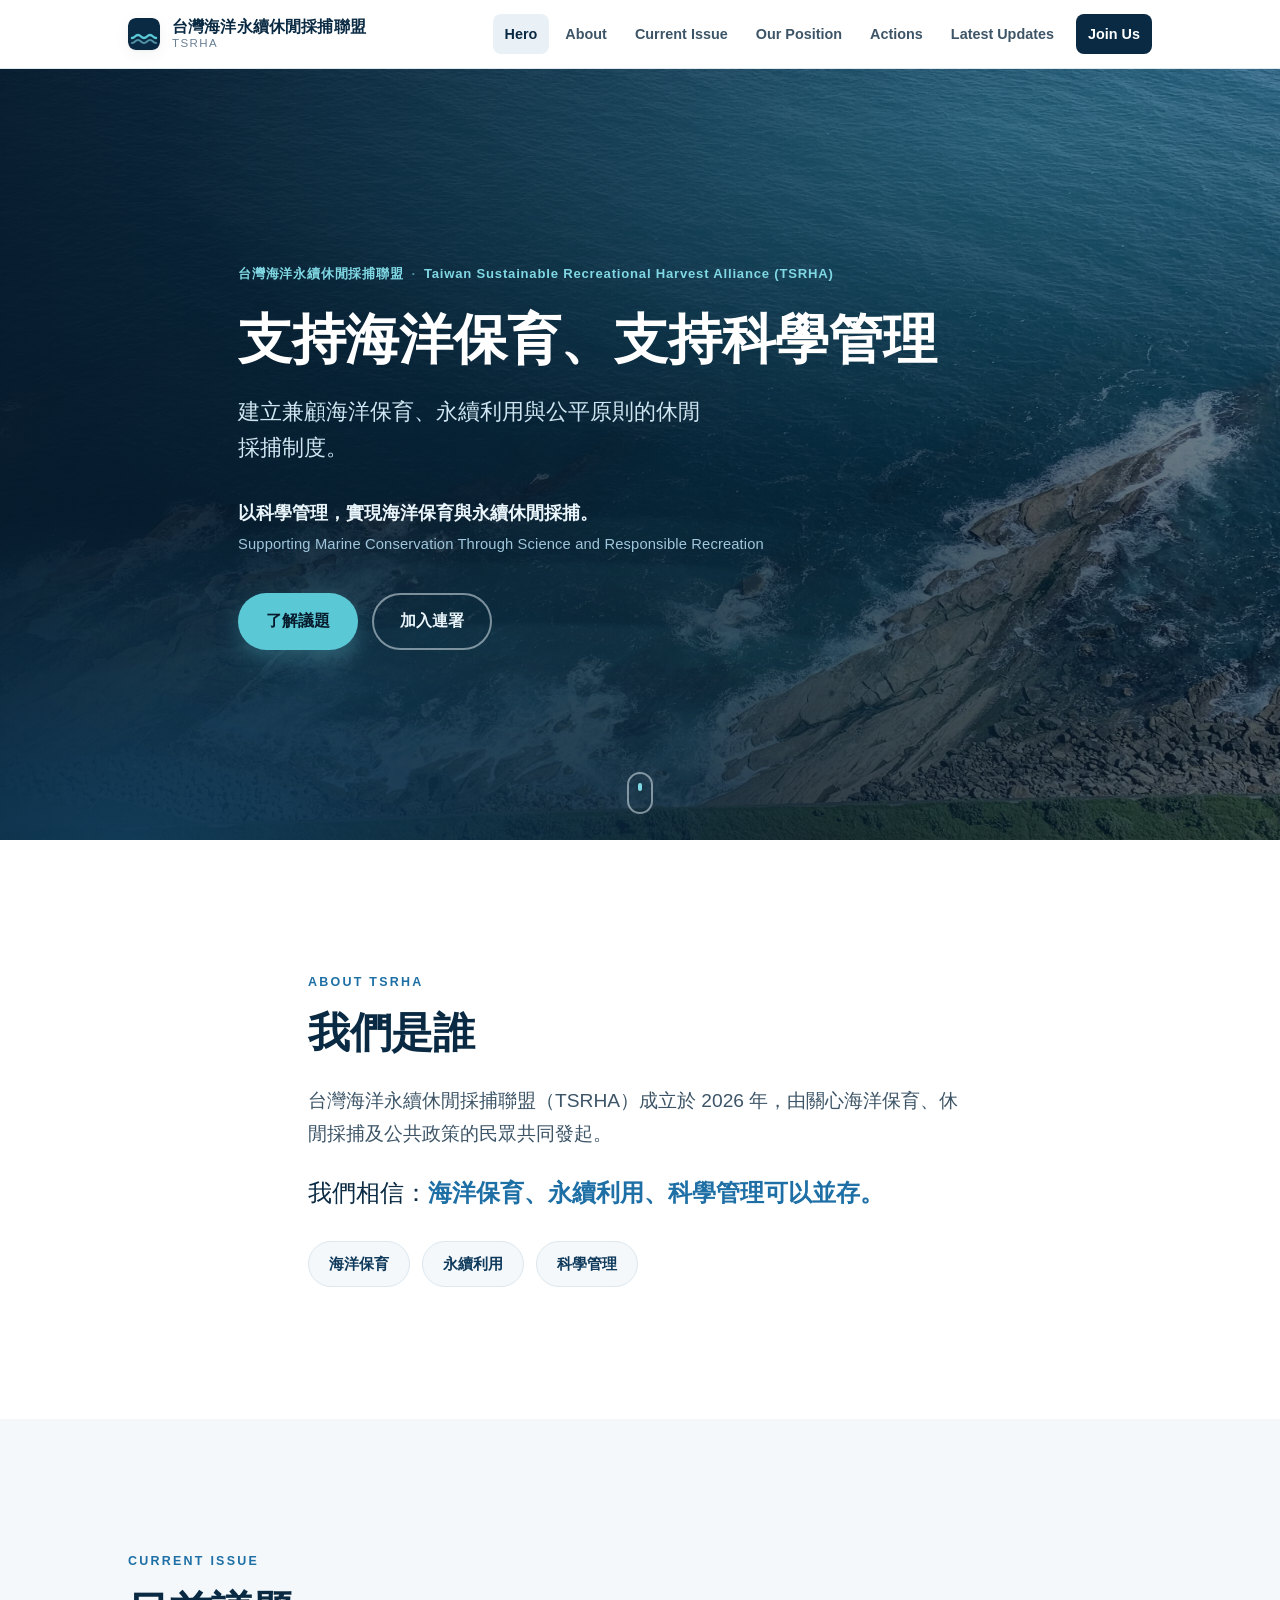
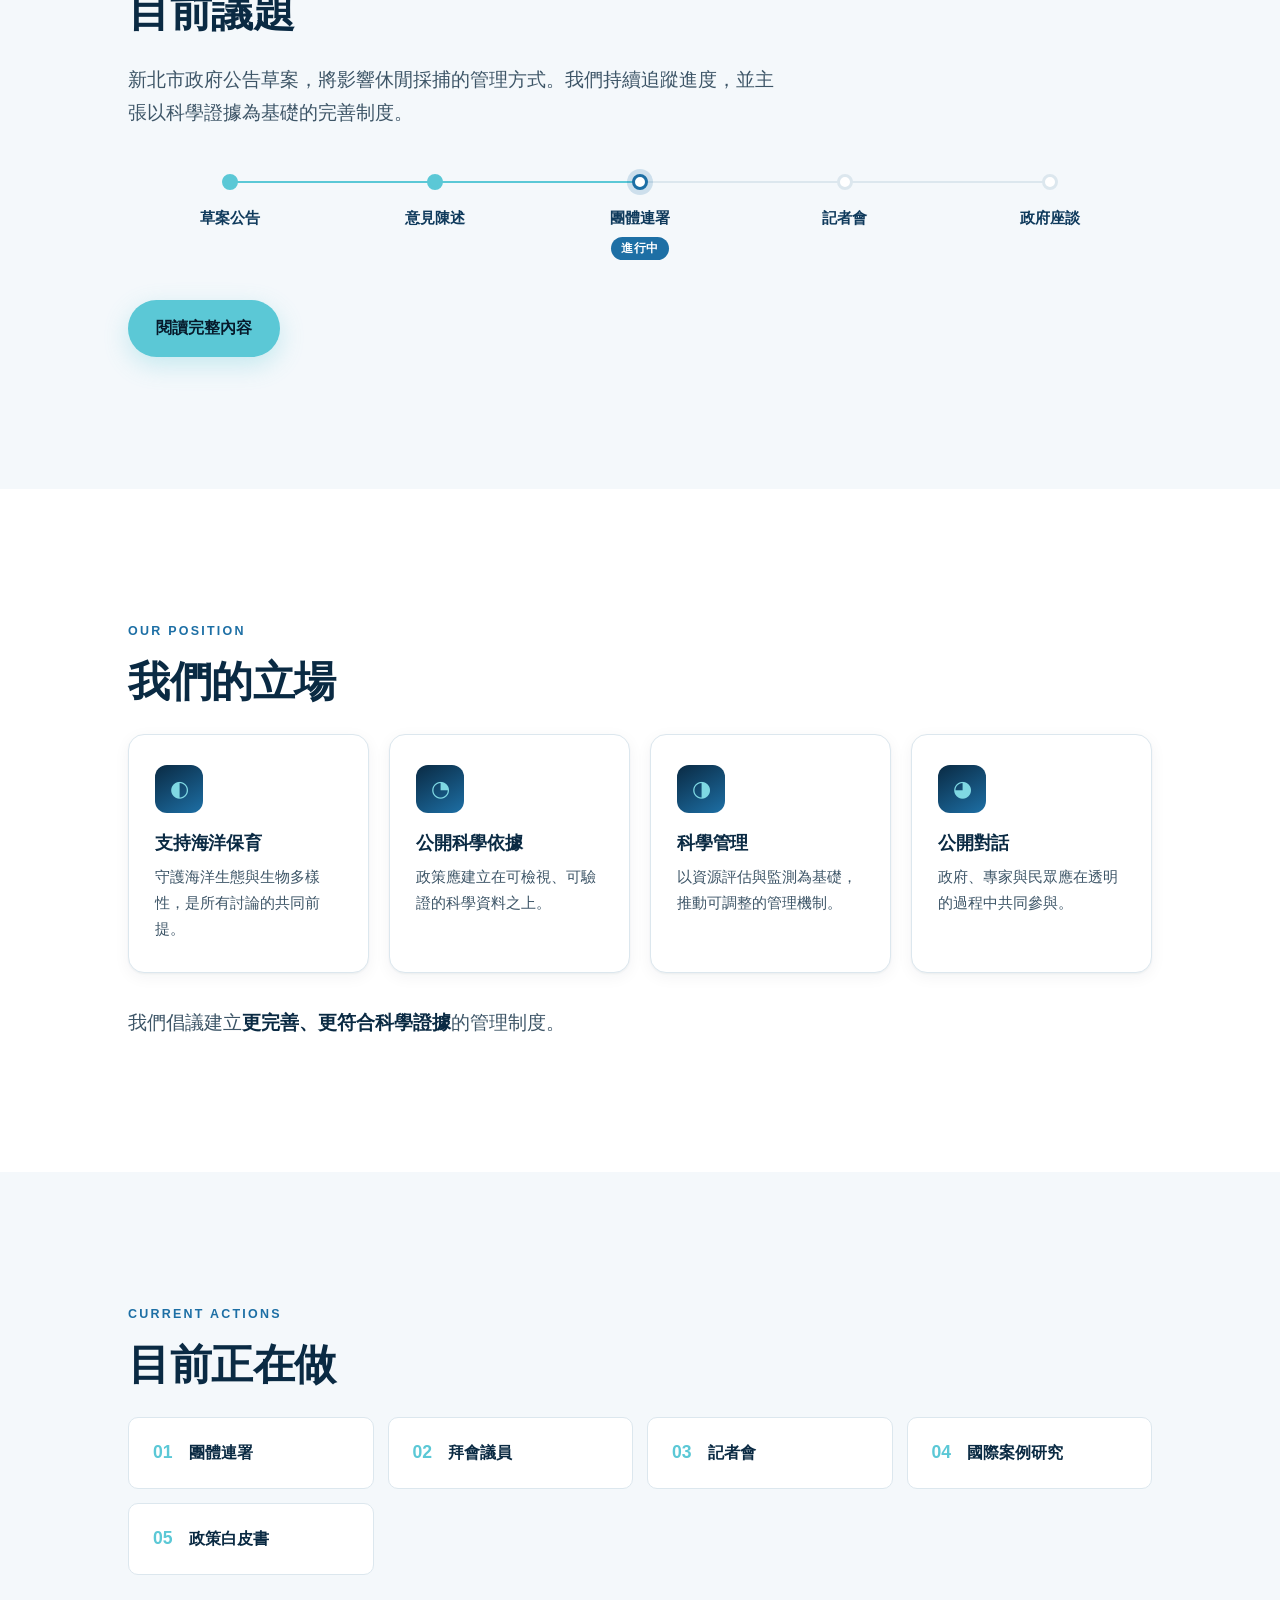
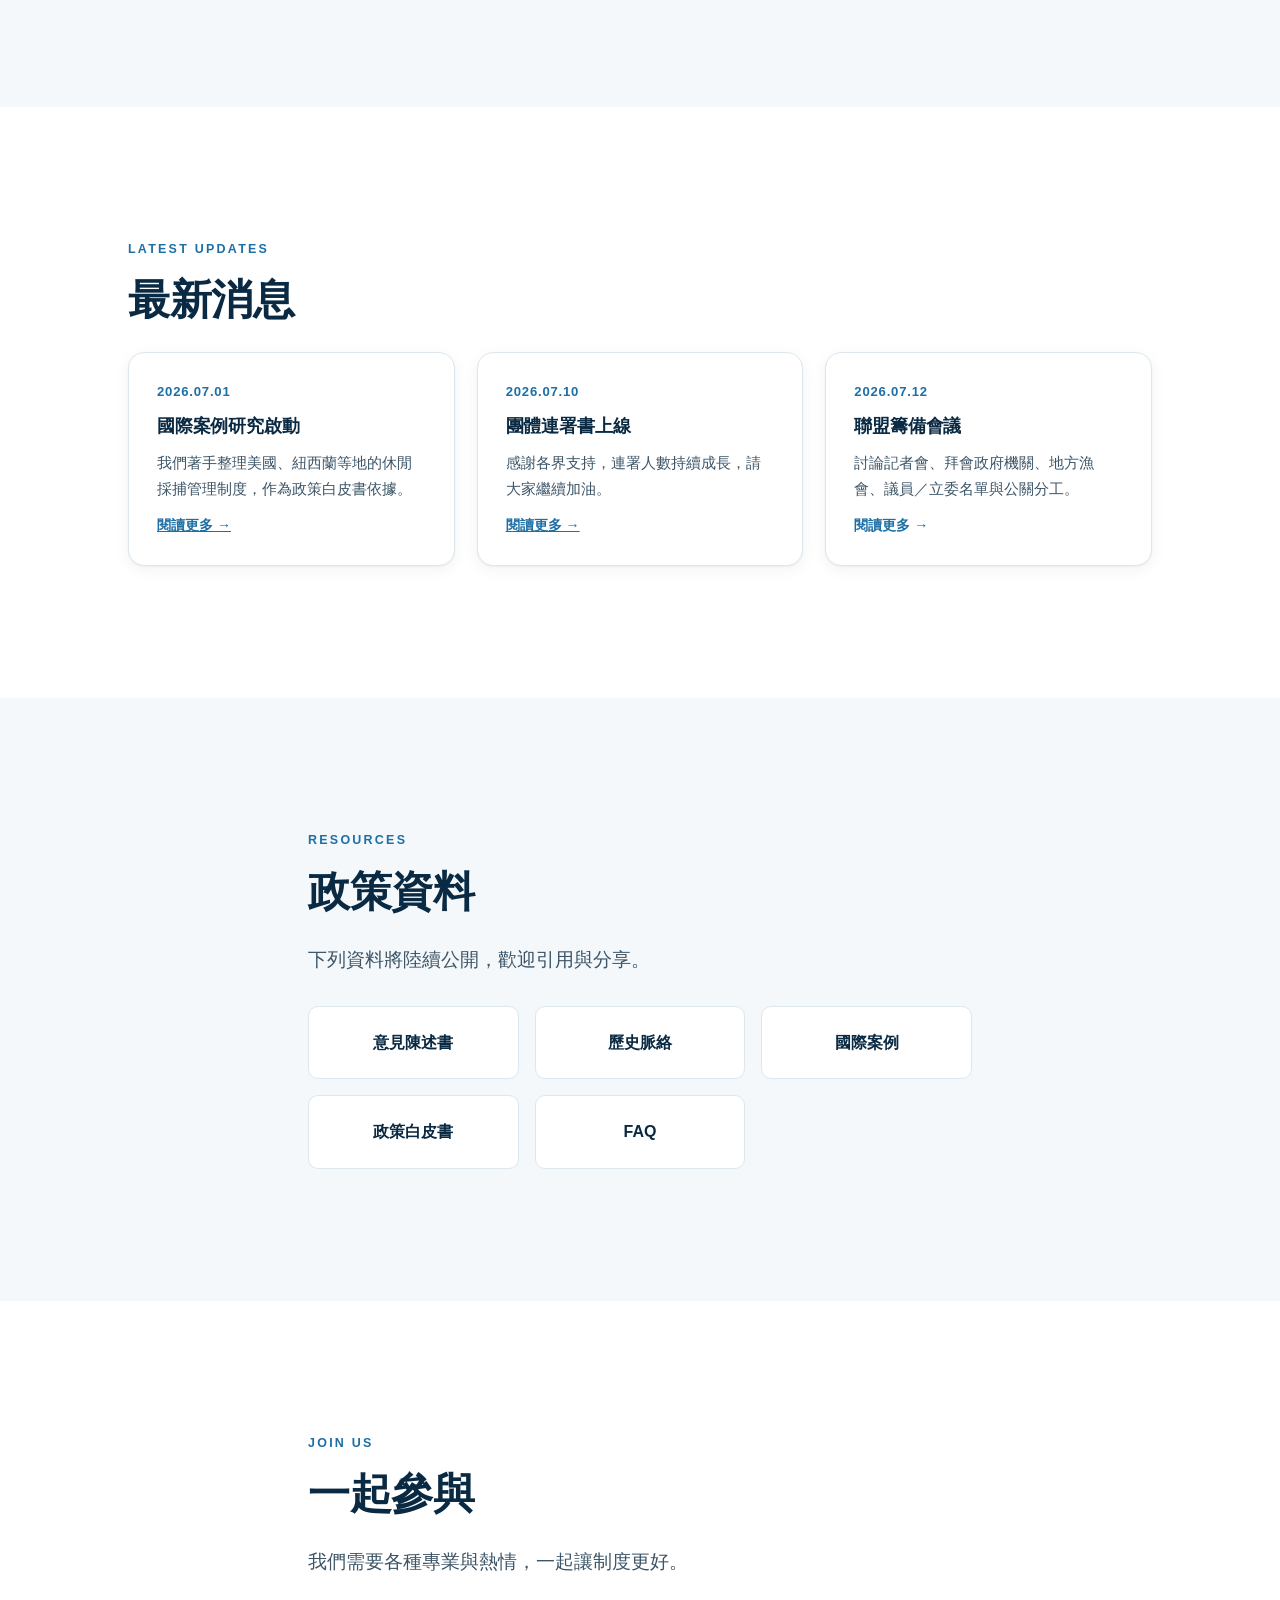
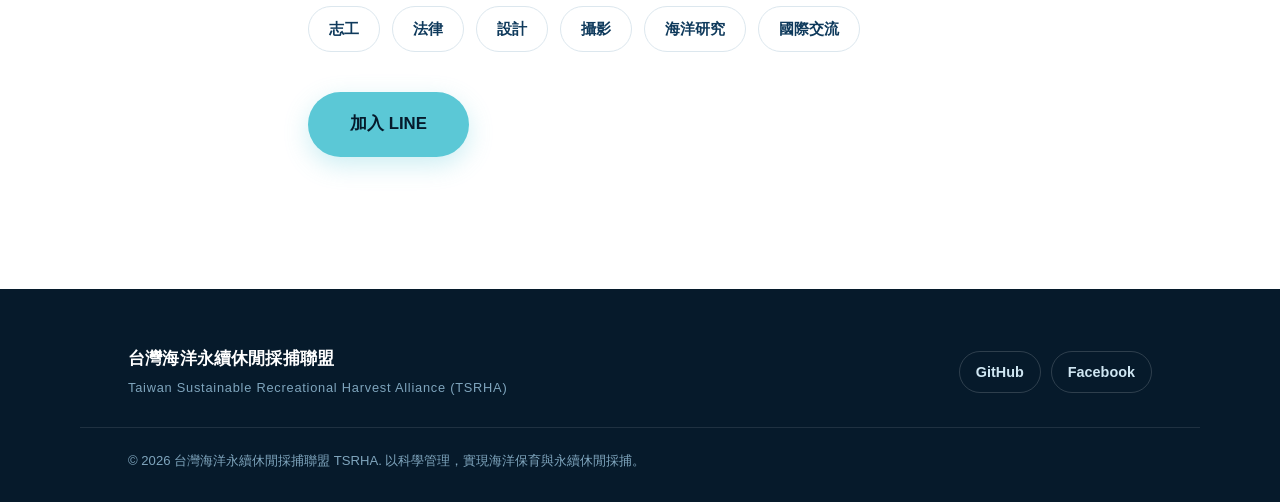
<file: index.html>
<!DOCTYPE html>
<html lang="zh-Hant">
<head>
  <meta charset="UTF-8">
  <meta name="viewport" content="width=device-width, initial-scale=1.0">
  <meta name="description" content="台灣海洋永續休閒採捕聯盟（TSRHA）— 以科學管理，實現海洋保育與永續休閒採捕。Supporting Marine Conservation Through Science and Responsible Recreation.">
  <meta name="theme-color" content="#0a2a43">
  <meta property="og:title" content="台灣海洋永續休閒採捕聯盟 TSRHA">
  <meta property="og:description" content="以科學管理，實現海洋保育與永續休閒採捕。">
  <meta property="og:type" content="website">
  <title>台灣海洋永續休閒採捕聯盟 TSRHA｜以科學管理實現海洋保育與永續採捕</title>
  <link rel="stylesheet" href="styles.css">
  <link rel="icon" href="data:image/svg+xml,%3Csvg xmlns='http://www.w3.org/2000/svg' viewBox='0 0 32 32'%3E%3Crect width='32' height='32' rx='7' fill='%230a2a43'/%3E%3Cpath d='M4 20c3 0 3-3 6-3s3 3 6 3 3-3 6-3 3 3 6 3' stroke='%235bc8d6' stroke-width='2.4' fill='none' stroke-linecap='round'/%3E%3Cpath d='M4 25c3 0 3-3 6-3s3 3 6 3 3-3 6-3 3 3 6 3' stroke='%237fd8e3' stroke-width='2' fill='none' stroke-linecap='round' opacity='.6'/%3E%3C/svg%3E">
</head>
<body>
  <a class="skip-link" href="#main">跳至主要內容</a>

  <!-- ============ Header / Navigation ============ -->
  <header class="site-header" id="top">
    <div class="container header-inner">
      <a class="brand" href="#hero" aria-label="台灣海洋永續休閒採捕聯盟 首頁">
        <span class="brand-mark" aria-hidden="true">
          <svg viewBox="0 0 32 32" width="32" height="32" focusable="false">
            <rect width="32" height="32" rx="7" fill="#0a2a43"></rect>
            <path d="M4 20c3 0 3-3 6-3s3 3 6 3 3-3 6-3 3 3 6 3" stroke="#5bc8d6" stroke-width="2.4" fill="none" stroke-linecap="round"></path>
            <path d="M4 25c3 0 3-3 6-3s3 3 6 3 3-3 6-3 3 3 6 3" stroke="#7fd8e3" stroke-width="2" fill="none" stroke-linecap="round" opacity=".6"></path>
          </svg>
        </span>
        <span class="brand-text">
          <span class="brand-zh">台灣海洋永續休閒採捕聯盟</span>
          <span class="brand-en">TSRHA</span>
        </span>
      </a>

      <button class="nav-toggle" id="navToggle" aria-expanded="false" aria-controls="primaryNav" aria-label="開啟選單">
        <span class="nav-toggle-bar" aria-hidden="true"></span>
        <span class="nav-toggle-bar" aria-hidden="true"></span>
        <span class="nav-toggle-bar" aria-hidden="true"></span>
      </button>

      <nav class="primary-nav" id="primaryNav" aria-label="主要導覽">
        <ul>
          <li><a href="#hero">Hero</a></li>
          <li><a href="#about">About</a></li>
          <li><a href="#current-issue">Current Issue</a></li>
          <li><a href="#our-position">Our Position</a></li>
          <li><a href="#actions">Actions</a></li>
          <li><a href="#updates">Latest Updates</a></li>
          <li><a class="nav-cta" href="https://line.me/ti/g2/i-rmrj-7EgSHx9O4SZBCc9QsQzSQng6UnqWGpA?utm_source=invitation&amp;utm_medium=link_copy&amp;utm_campaign=default" target="_blank" rel="noopener noreferrer">Join Us</a></li>
        </ul>
      </nav>
    </div>
  </header>

  <main id="main">
    <!-- ============ Hero ============ -->
    <section class="hero" id="hero" aria-labelledby="hero-title">
      <div class="hero-bg" aria-hidden="true">
        <div class="hero-waves">
          <span class="wave wave-1"></span>
          <span class="wave wave-2"></span>
          <span class="wave wave-3"></span>
        </div>
      </div>
      <div class="container hero-inner">
        <p class="hero-eyebrow">台灣海洋永續休閒採捕聯盟<span class="dot" aria-hidden="true">·</span>Taiwan Sustainable Recreational Harvest Alliance (TSRHA)</p>
        <h1 id="hero-title" class="hero-title">支持海洋保育、支持科學管理</h1>
        <p class="hero-sub">建立兼顧海洋保育、永續利用與公平原則的休閒採捕制度。</p>
        <p class="hero-tagline" lang="zh-Hant">以科學管理，實現海洋保育與永續休閒採捕。</p>
        <p class="hero-tagline-en" lang="en">Supporting Marine Conservation Through Science and Responsible Recreation</p>
        <div class="hero-actions">
          <a class="btn btn-primary" href="#current-issue">了解議題</a>
          <a class="btn btn-outline" href="https://www.surveycake.com/s/xye89?v=3" target="_blank" rel="noopener noreferrer">加入連署</a>
        </div>
      </div>
      <a class="scroll-hint" href="#about" aria-label="向下捲動至 About">
        <span aria-hidden="true"></span>
      </a>
    </section>

    <!-- ============ About ============ -->
    <section class="section" id="about" aria-labelledby="about-title" data-reveal>
      <div class="container narrow">
        <p class="section-eyebrow">About TSRHA</p>
        <h2 id="about-title" class="section-title">我們是誰</h2>
        <p class="lead">
          台灣海洋永續休閒採捕聯盟（TSRHA）成立於 2026 年，由關心海洋保育、休閒採捕及公共政策的民眾共同發起。
        </p>
        <p class="belief-line">我們相信：<strong>海洋保育、永續利用、科學管理可以並存。</strong></p>
        <ul class="belief-pills" aria-label="核心信念">
          <li>海洋保育</li>
          <li>永續利用</li>
          <li>科學管理</li>
        </ul>
      </div>
    </section>

    <!-- ============ Current Issue ============ -->
    <section class="section section-alt" id="current-issue" aria-labelledby="issue-title" data-reveal>
      <div class="container">
        <p class="section-eyebrow">Current Issue</p>
        <h2 id="issue-title" class="section-title">目前議題</h2>
        <p class="lead">新北市政府公告草案，將影響休閒採捕的管理方式。我們持續追蹤進度，並主張以科學證據為基礎的完善制度。</p>

        <ol class="timeline" aria-label="議題進度時間軸">
          <li class="timeline-step is-done">
            <span class="timeline-node" aria-hidden="true"></span>
            <span class="timeline-label">草案公告</span>
          </li>
          <li class="timeline-step is-done">
            <span class="timeline-node" aria-hidden="true"></span>
            <span class="timeline-label">意見陳述</span>
          </li>
          <li class="timeline-step is-current" aria-current="step">
            <span class="timeline-node" aria-hidden="true"></span>
            <span class="timeline-label">團體連署<span class="timeline-tag">進行中</span></span>
          </li>
          <li class="timeline-step">
            <span class="timeline-node" aria-hidden="true"></span>
            <span class="timeline-label">記者會</span>
          </li>
          <li class="timeline-step">
            <span class="timeline-node" aria-hidden="true"></span>
            <span class="timeline-label">政府座談</span>
          </li>
        </ol>

        <div class="section-cta">
          <a class="btn btn-primary" href="https://ocean-petition-tw.github.io/" target="_blank" rel="noopener noreferrer">閱讀完整內容</a>
        </div>
      </div>
    </section>

    <!-- ============ Our Position ============ -->
    <section class="section" id="our-position" aria-labelledby="position-title" data-reveal>
      <div class="container">
        <p class="section-eyebrow">Our Position</p>
        <h2 id="position-title" class="section-title">我們的立場</h2>
        <div class="card-grid">
          <article class="card">
            <span class="card-icon" aria-hidden="true">◐</span>
            <h3>支持海洋保育</h3>
            <p>守護海洋生態與生物多樣性，是所有討論的共同前提。</p>
          </article>
          <article class="card">
            <span class="card-icon" aria-hidden="true">◔</span>
            <h3>公開科學依據</h3>
            <p>政策應建立在可檢視、可驗證的科學資料之上。</p>
          </article>
          <article class="card">
            <span class="card-icon" aria-hidden="true">◑</span>
            <h3>科學管理</h3>
            <p>以資源評估與監測為基礎，推動可調整的管理機制。</p>
          </article>
          <article class="card">
            <span class="card-icon" aria-hidden="true">◕</span>
            <h3>公開對話</h3>
            <p>政府、專家與民眾應在透明的過程中共同參與。</p>
          </article>
        </div>
        <p class="position-note">我們倡議建立<strong>更完善、更符合科學證據</strong>的管理制度。</p>
      </div>
    </section>

    <!-- ============ Current Actions ============ -->
    <section class="section section-alt" id="actions" aria-labelledby="actions-title" data-reveal>
      <div class="container">
        <p class="section-eyebrow">Current Actions</p>
        <h2 id="actions-title" class="section-title">目前正在做</h2>
        <ul class="action-list">
          <li><span class="action-num" aria-hidden="true">01</span><span class="action-text">團體連署</span></li>
          <li><span class="action-num" aria-hidden="true">02</span><span class="action-text">拜會議員</span></li>
          <li><span class="action-num" aria-hidden="true">03</span><span class="action-text">記者會</span></li>
          <li><span class="action-num" aria-hidden="true">04</span><span class="action-text">國際案例研究</span></li>
          <li><span class="action-num" aria-hidden="true">05</span><span class="action-text">政策白皮書</span></li>
        </ul>
      </div>
    </section>

    <!-- ============ Latest Updates ============ -->
    <section class="section" id="updates" aria-labelledby="updates-title" data-reveal>
      <div class="container">
        <p class="section-eyebrow">Latest Updates</p>
        <h2 id="updates-title" class="section-title">最新消息</h2>
        <div class="updates-grid">
          <article class="update-card">
            <time class="update-date" datetime="2026-07-01">2026.07.01</time>
            <h3>國際案例研究啟動</h3>
            <p>我們著手整理美國、紐西蘭等地的休閒採捕管理制度，作為政策白皮書依據。</p>
            <a class="update-more" href="international-cases.html">閱讀更多 →</a>
          </article>
          <article class="update-card">
            <time class="update-date" datetime="2026-07-10">2026.07.10</time>
            <h3>團體連署書上線</h3>
            <p>感謝各界支持，連署人數持續成長，請大家繼續加油。</p>
            <a class="update-more" href="https://www.surveycake.com/s/xye89?v=3" target="_blank" rel="noopener noreferrer">閱讀更多 →</a>
          </article>
          <article class="update-card">
            <time class="update-date" datetime="2026-07-12">2026.07.12</time>
            <h3>聯盟籌備會議</h3>
            <p>討論記者會、拜會政府機關、地方漁會、議員／立委名單與公關分工。</p>
            <span class="update-more" aria-hidden="true">閱讀更多 →</span>
          </article>
        </div>
      </div>
    </section>

    <!-- ============ Resources ============ -->
    <section class="section section-alt" id="resources" aria-labelledby="resources-title" data-reveal>
      <div class="container narrow">
        <p class="section-eyebrow">Resources</p>
        <h2 id="resources-title" class="section-title">政策資料</h2>
        <p class="lead">下列資料將陸續公開，歡迎引用與分享。</p>
        <div class="resource-grid">
          <a class="resource-btn" href="https://ocean-petition-tw.github.io/formal-opinion.html" target="_blank" rel="noopener noreferrer">意見陳述書</a>
          <a class="resource-btn" href="history-context.html">歷史脈絡</a>
          <a class="resource-btn" href="international-cases.html">國際案例</a>
          <a class="resource-btn" href="https://tsrha.github.io/policy/" target="_blank" rel="noopener noreferrer">政策白皮書</a>
          <a class="resource-btn" href="faq.html">FAQ</a>
        </div>
      </div>
    </section>

    <!-- ============ Join Us ============ -->
    <section class="section join" id="join" aria-labelledby="join-title" data-reveal>
      <div class="container narrow">
        <p class="section-eyebrow">Join Us</p>
        <h2 id="join-title" class="section-title">一起參與</h2>
        <p class="lead">我們需要各種專業與熱情，一起讓制度更好。</p>
        <ul class="need-pills" aria-label="我們需要的協助">
          <li>志工</li>
          <li>法律</li>
          <li>設計</li>
          <li>攝影</li>
          <li>海洋研究</li>
          <li>國際交流</li>
        </ul>
        <div class="section-cta">
          <a class="btn btn-primary btn-lg" href="https://line.me/ti/g2/i-rmrj-7EgSHx9O4SZBCc9QsQzSQng6UnqWGpA?utm_source=invitation&amp;utm_medium=link_copy&amp;utm_campaign=default" target="_blank" rel="noopener noreferrer">加入 LINE</a>
        </div>
      </div>
    </section>
  </main>

  <!-- ============ Footer ============ -->
  <footer class="site-footer" aria-labelledby="footer-title">
    <div class="container footer-inner">
      <div class="footer-brand">
        <span class="brand-zh" id="footer-title">台灣海洋永續休閒採捕聯盟</span>
        <span class="brand-en">Taiwan Sustainable Recreational Harvest Alliance (TSRHA)</span>
      </div>
      <nav class="footer-links" aria-label="頁尾連結">
        <a href="https://github.com/" rel="noopener">GitHub</a>
        <a href="https://www.facebook.com/profile.php?id=61591621356307" target="_blank" rel="noopener noreferrer">Facebook</a>
      </nav>
    </div>
    <div class="container footer-copy">
      <p>© 2026 台灣海洋永續休閒採捕聯盟 TSRHA. 以科學管理，實現海洋保育與永續休閒採捕。</p>
    </div>
  </footer>

  <button class="to-top" id="toTop" aria-label="回到頂部" hidden>
    <span aria-hidden="true">↑</span>
  </button>

  <script src="script.js"></script>
</body>
</html>
</file>
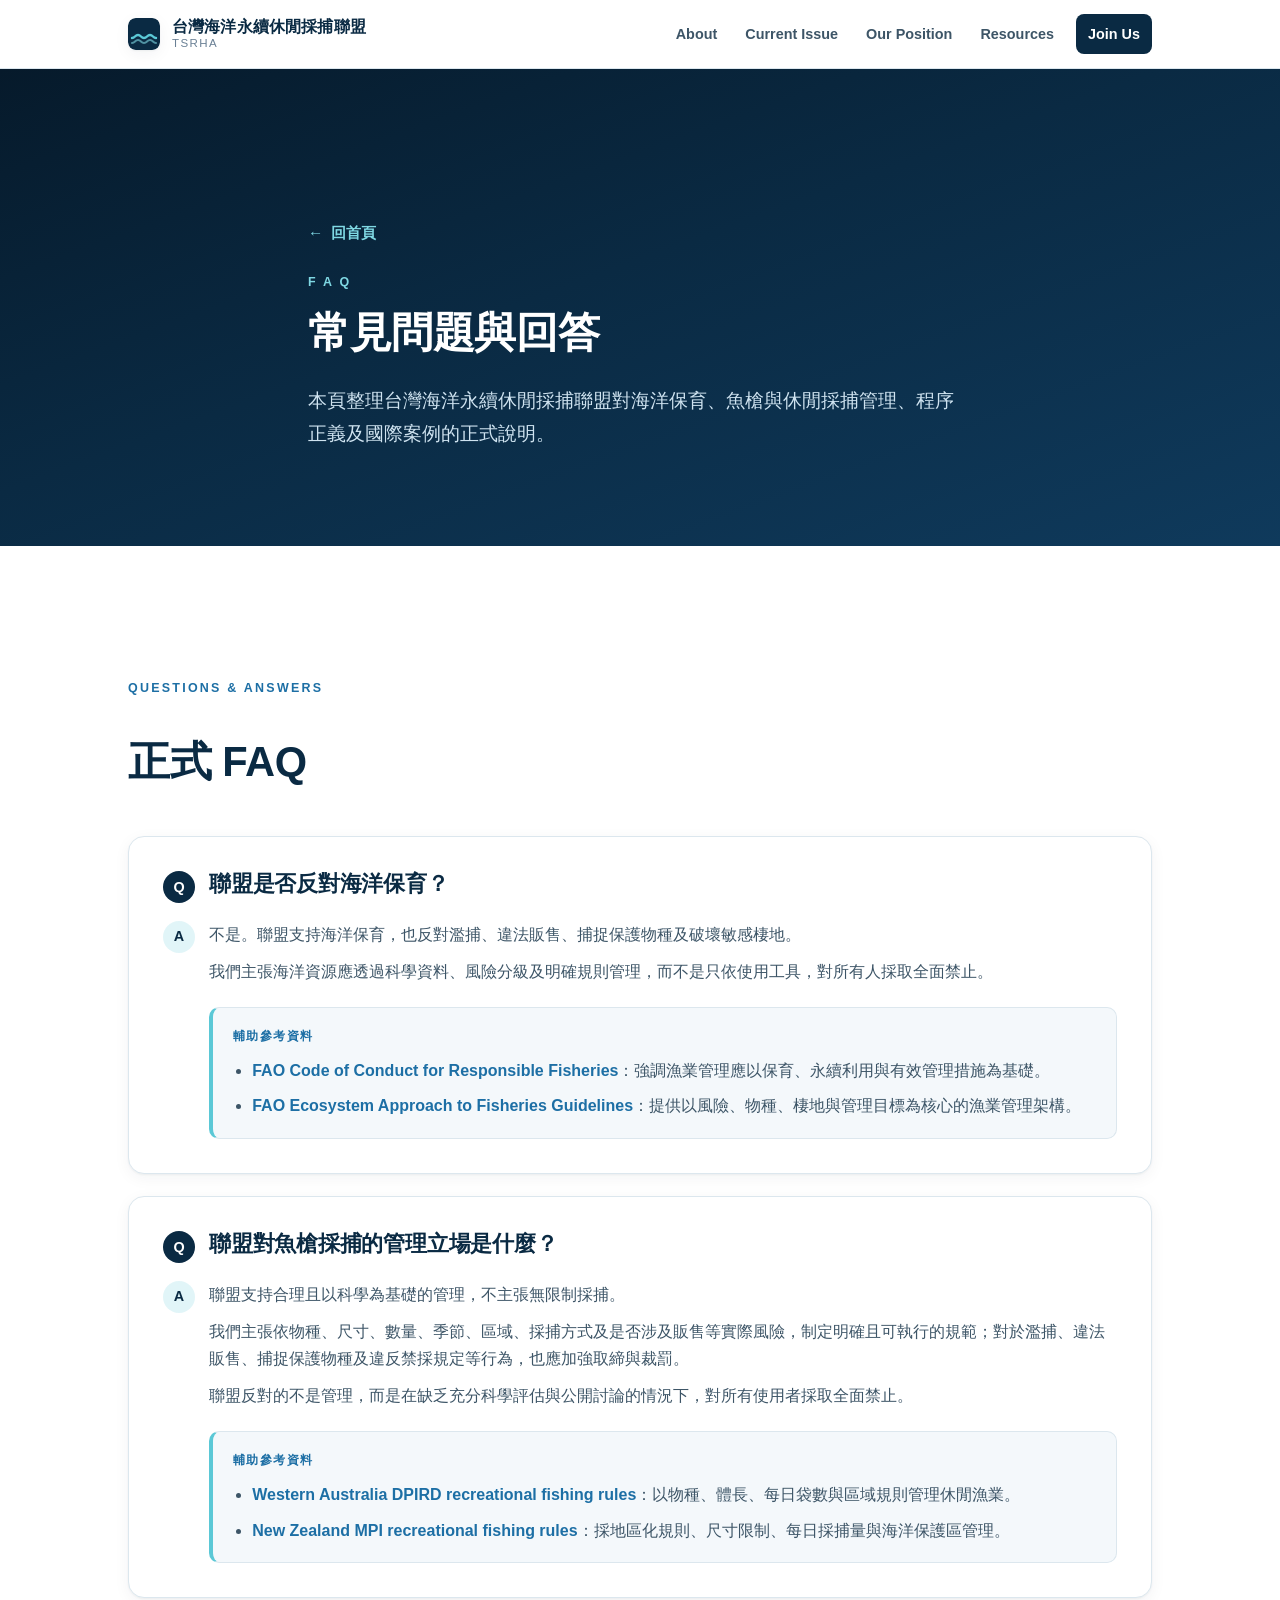
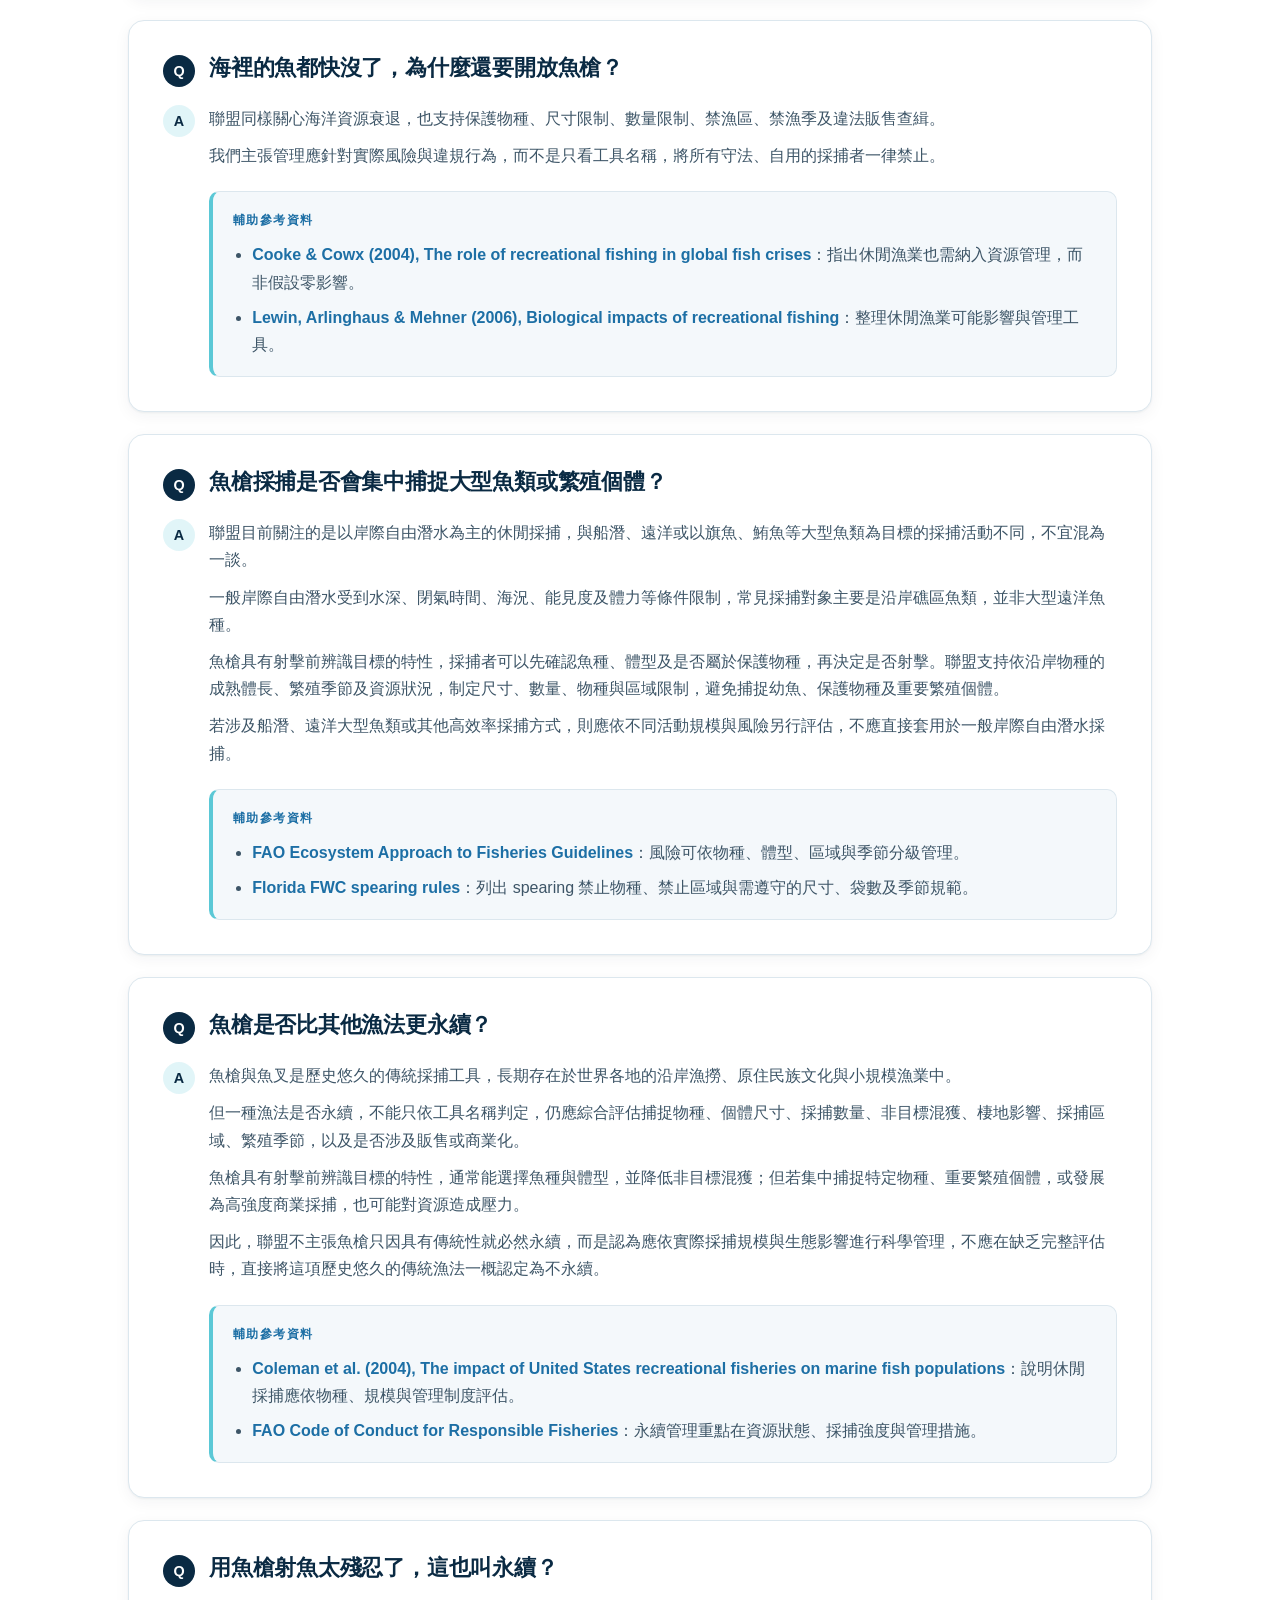
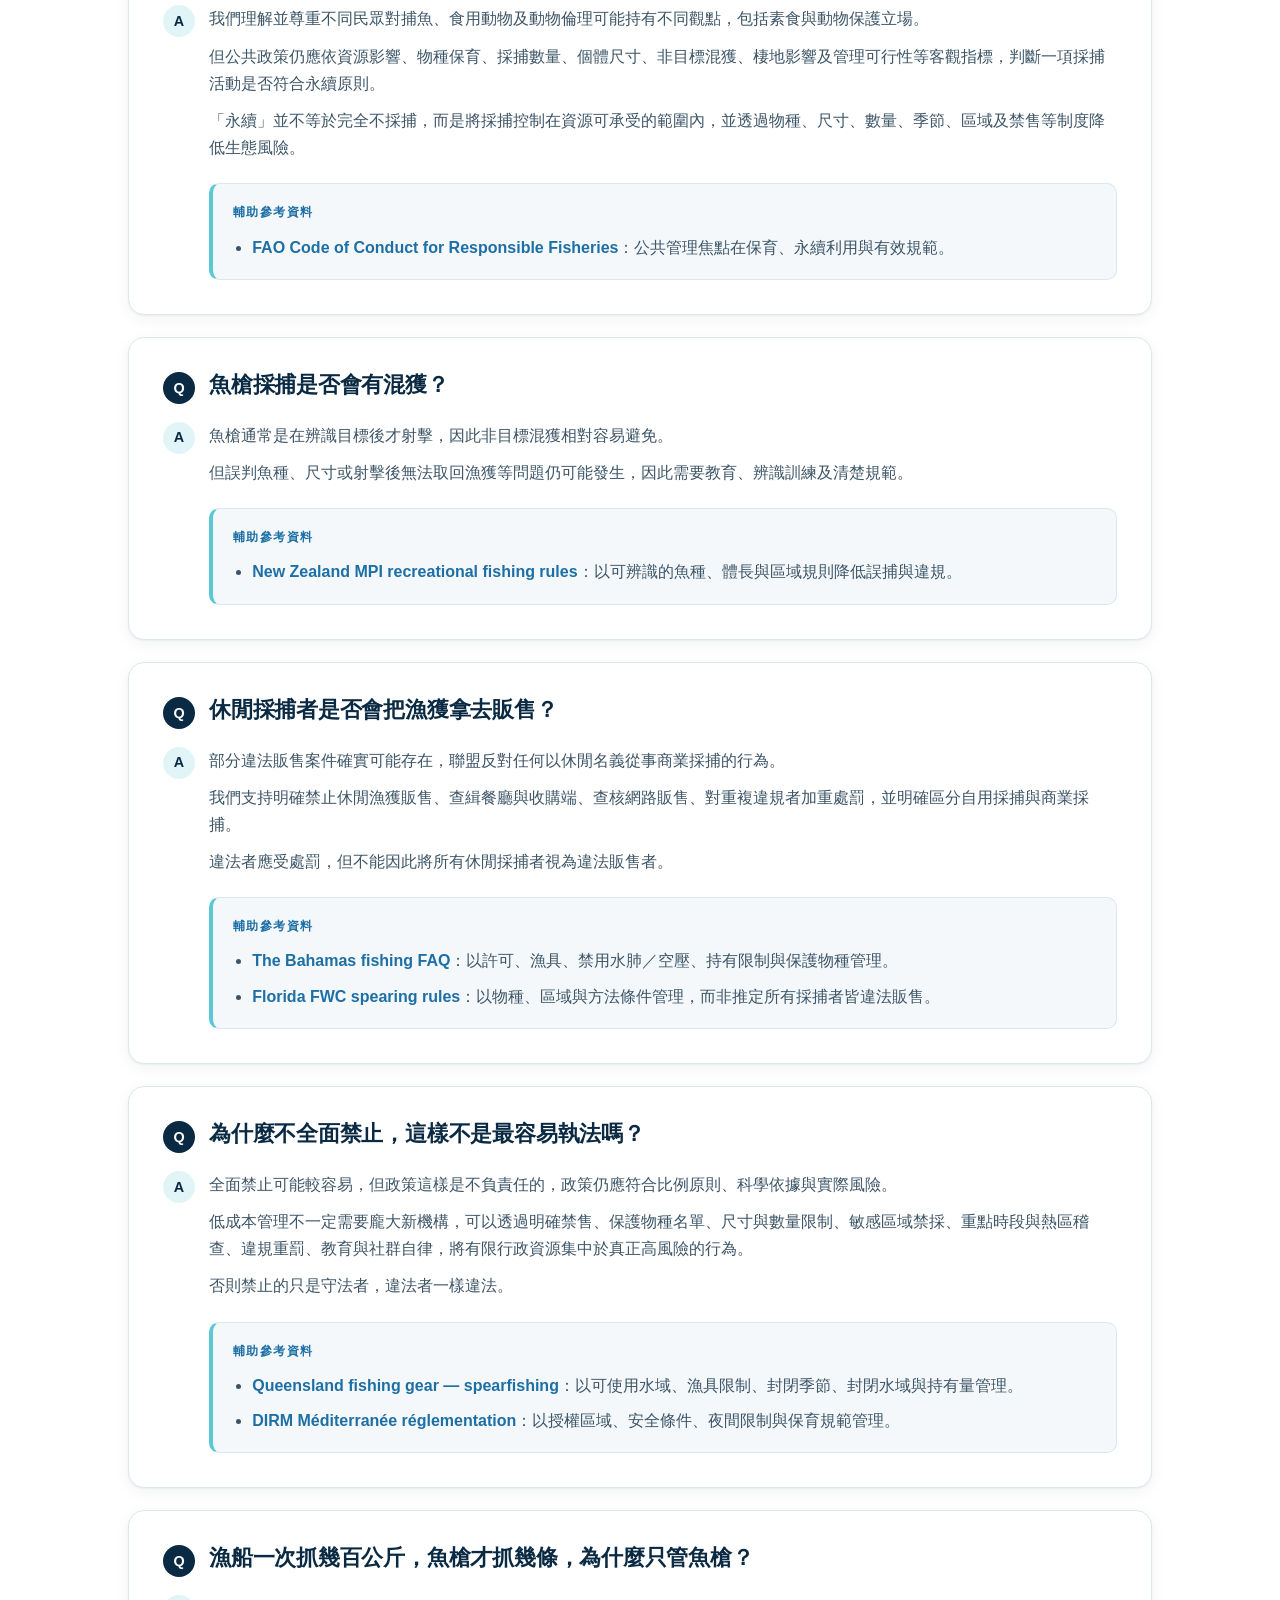
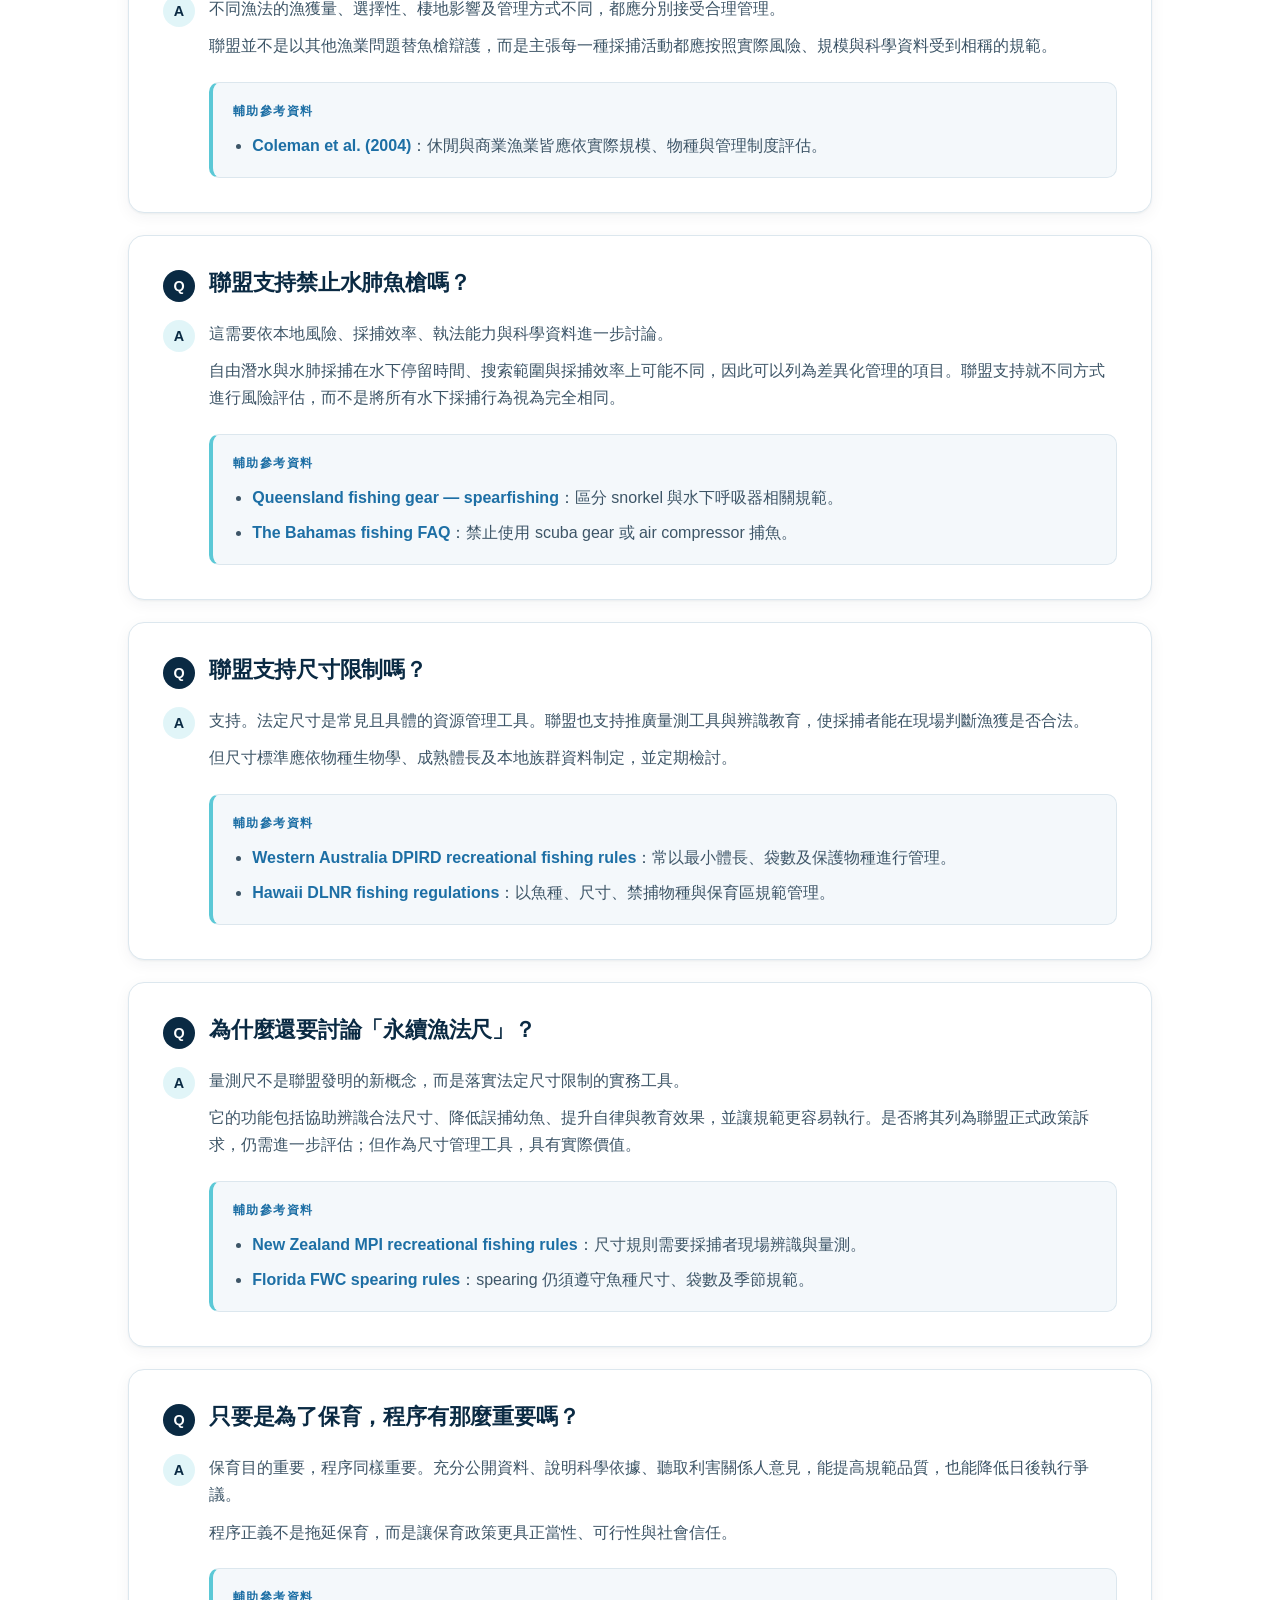
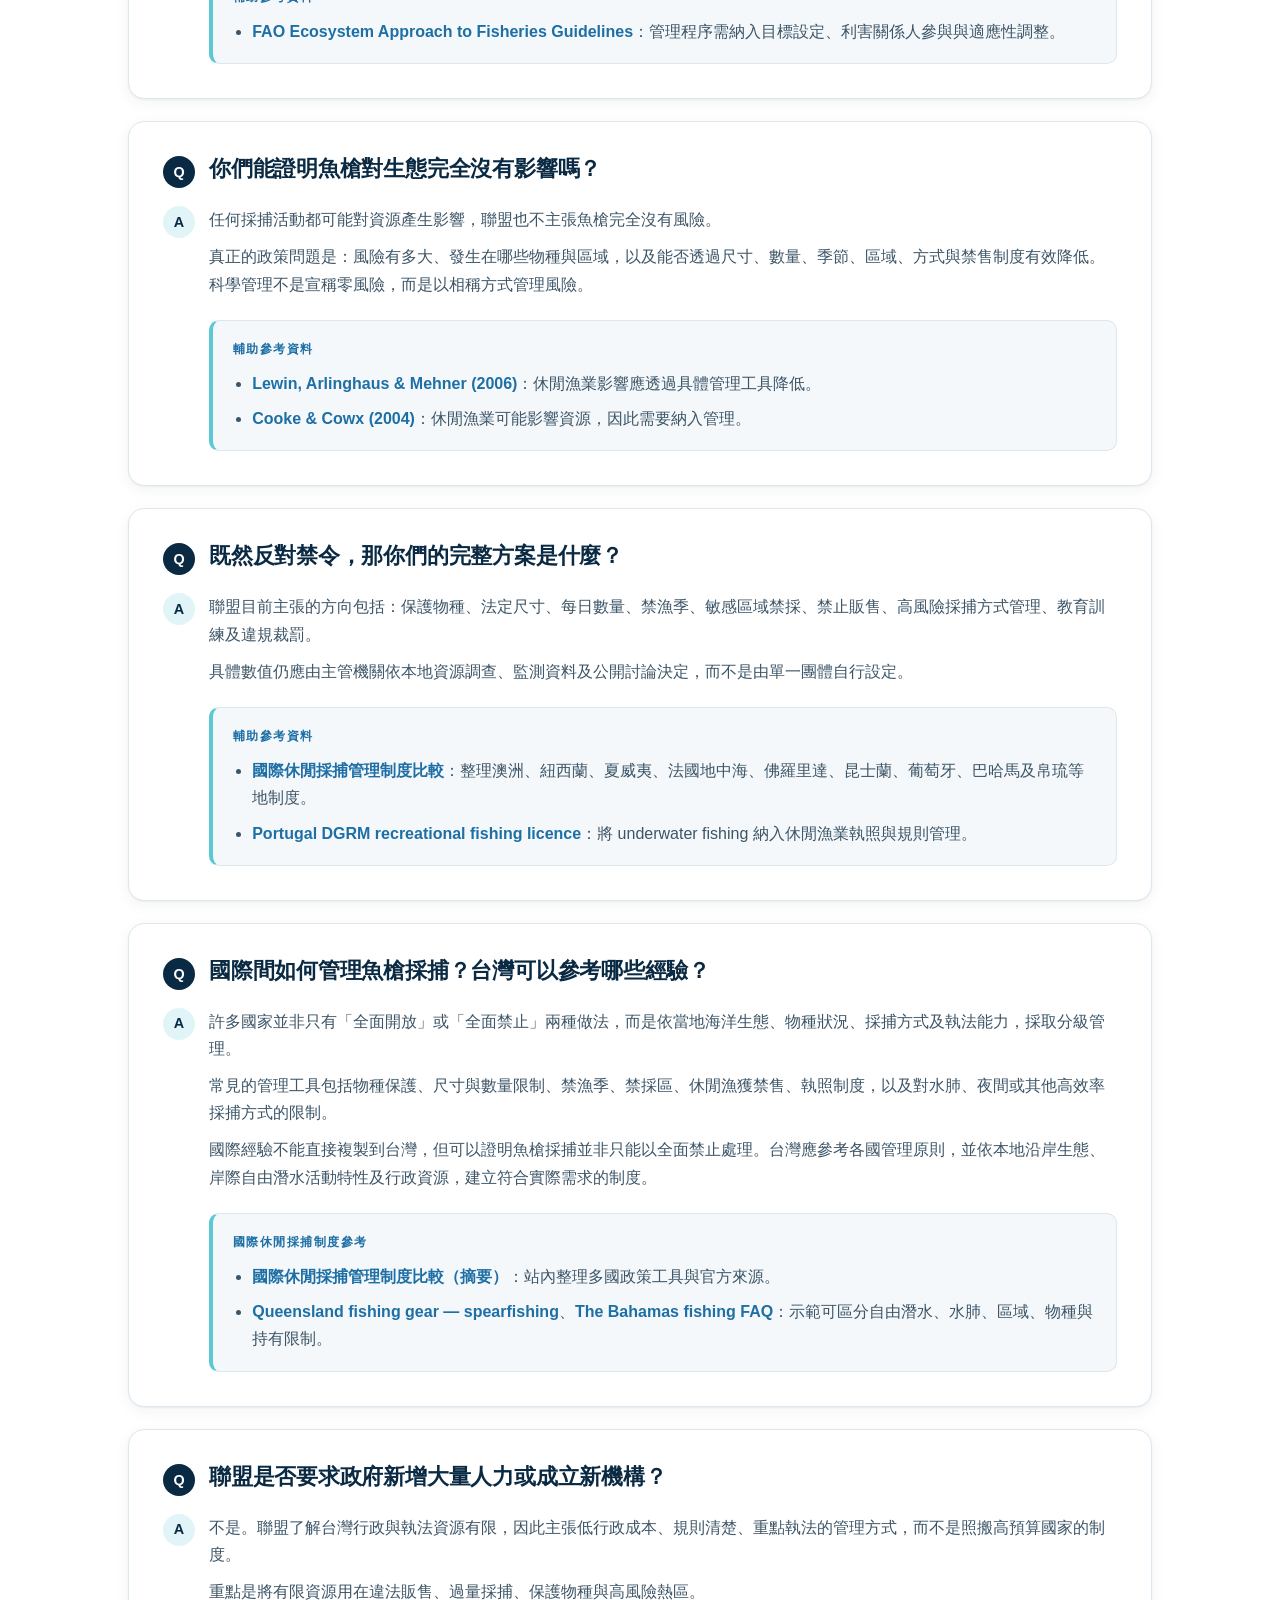
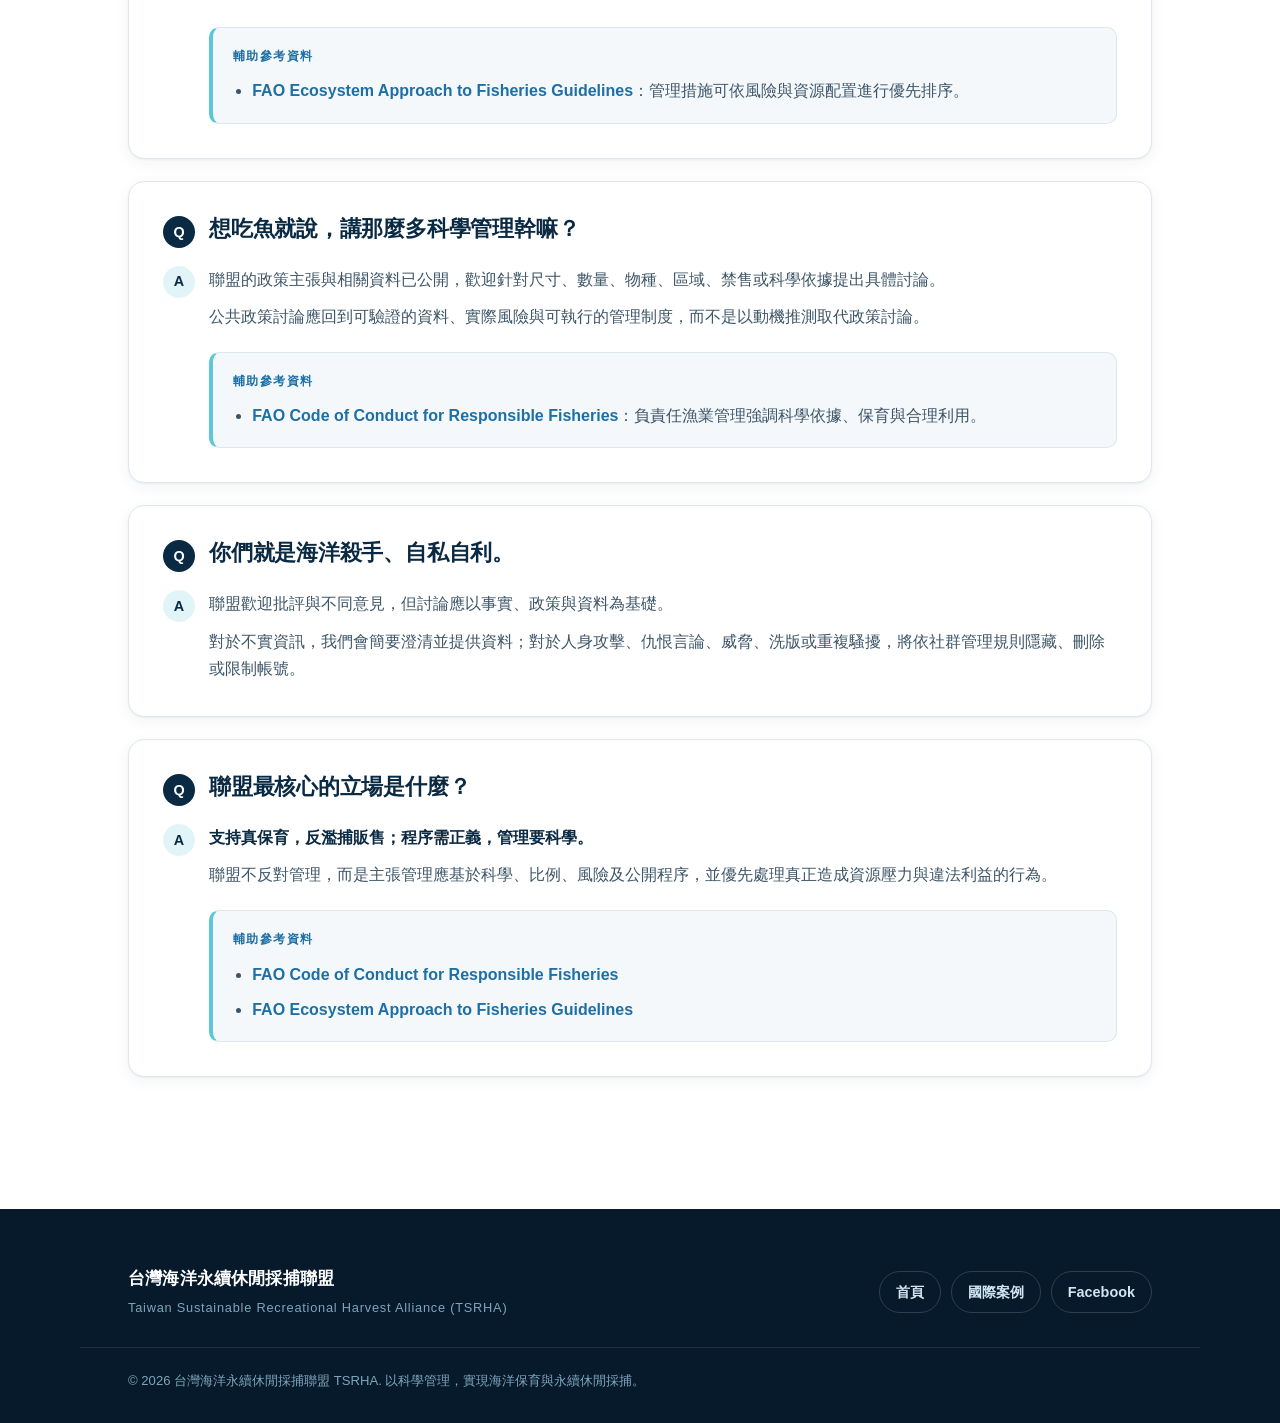
<file: faq.html>
<!DOCTYPE html>
<html lang="zh-Hant">
<head>
  <meta charset="UTF-8">
  <meta name="viewport" content="width=device-width, initial-scale=1.0">
  <meta name="description" content="台灣海洋永續休閒採捕聯盟常見問題：海洋保育、魚槍與休閒採捕管理、禁售、尺寸限制、程序正義與國際政策參考。">
  <meta name="theme-color" content="#0a2a43">
  <meta property="og:title" content="常見問題 FAQ｜台灣海洋永續休閒採捕聯盟 TSRHA">
  <meta property="og:description" content="以正式 Q&A 說明聯盟對海洋保育、科學管理、休閒採捕與程序正義的立場，並附科學文獻與國際政策參考。">
  <meta property="og:type" content="article">
  <title>常見問題 FAQ｜台灣海洋永續休閒採捕聯盟 TSRHA</title>
  <link rel="stylesheet" href="styles.css">
  <link rel="icon" href="data:image/svg+xml,%3Csvg xmlns='http://www.w3.org/2000/svg' viewBox='0 0 32 32'%3E%3Crect width='32' height='32' rx='7' fill='%230a2a43'/%3E%3Cpath d='M4 20c3 0 3-3 6-3s3 3 6 3 3-3 6-3 3 3 6 3' stroke='%235bc8d6' stroke-width='2.4' fill='none' stroke-linecap='round'/%3E%3Cpath d='M4 25c3 0 3-3 6-3s3 3 6 3 3-3 6-3 3 3 6 3' stroke='%237fd8e3' stroke-width='2' fill='none' stroke-linecap='round' opacity='.6'/%3E%3C/svg%3E">
</head>
<body>
  <a class="skip-link" href="#main">跳至主要內容</a>

  <header class="site-header" id="top">
    <div class="container header-inner">
      <a class="brand" href="index.html" aria-label="台灣海洋永續休閒採捕聯盟 首頁">
        <span class="brand-mark" aria-hidden="true">
          <svg viewBox="0 0 32 32" width="32" height="32" focusable="false">
            <rect width="32" height="32" rx="7" fill="#0a2a43"></rect>
            <path d="M4 20c3 0 3-3 6-3s3 3 6 3 3-3 6-3 3 3 6 3" stroke="#5bc8d6" stroke-width="2.4" fill="none" stroke-linecap="round"></path>
            <path d="M4 25c3 0 3-3 6-3s3 3 6 3 3-3 6-3 3 3 6 3" stroke="#7fd8e3" stroke-width="2" fill="none" stroke-linecap="round" opacity=".6"></path>
          </svg>
        </span>
        <span class="brand-text">
          <span class="brand-zh">台灣海洋永續休閒採捕聯盟</span>
          <span class="brand-en">TSRHA</span>
        </span>
      </a>

      <button class="nav-toggle" id="navToggle" aria-expanded="false" aria-controls="primaryNav" aria-label="開啟選單">
        <span class="nav-toggle-bar" aria-hidden="true"></span>
        <span class="nav-toggle-bar" aria-hidden="true"></span>
        <span class="nav-toggle-bar" aria-hidden="true"></span>
      </button>

      <nav class="primary-nav" id="primaryNav" aria-label="主要導覽">
        <ul>
          <li><a href="index.html#about">About</a></li>
          <li><a href="index.html#current-issue">Current Issue</a></li>
          <li><a href="index.html#our-position">Our Position</a></li>
          <li><a href="index.html#resources">Resources</a></li>
          <li><a class="nav-cta" href="https://line.me/ti/g2/i-rmrj-7EgSHx9O4SZBCc9QsQzSQng6UnqWGpA?utm_source=invitation&amp;utm_medium=link_copy&amp;utm_campaign=default" target="_blank" rel="noopener noreferrer">Join Us</a></li>
        </ul>
      </nav>
    </div>
  </header>

  <main id="main">
    <section class="subpage-hero" aria-labelledby="page-title">
      <div class="container narrow">
        <a class="back-link" href="index.html"><span aria-hidden="true">←</span> 回首頁</a>
        <p class="section-eyebrow">F A Q</p>
        <h1 id="page-title" class="section-title">常見問題與回答</h1>
        <p class="lead">本頁整理台灣海洋永續休閒採捕聯盟對海洋保育、魚槍與休閒採捕管理、程序正義及國際案例的正式說明。</p>
      </div>
    </section>

    <section class="section" aria-labelledby="faq-title">
      <div class="container faq-container">
        <p class="section-eyebrow">Questions & Answers</p>
        <h2 id="faq-title" class="section-title">正式 FAQ</h2>

        <article class="faq-card">
          <h3><span>Q</span>聯盟是否反對海洋保育？</h3>
          <div class="faq-answer"><span>A</span><div><p>不是。聯盟支持海洋保育，也反對濫捕、違法販售、捕捉保護物種及破壞敏感棲地。</p><p>我們主張海洋資源應透過科學資料、風險分級及明確規則管理，而不是只依使用工具，對所有人採取全面禁止。</p></div></div>
          <div class="faq-refs"><p>輔助參考資料</p><ul><li><a href="https://www.fao.org/4/v9878e/v9878e.pdf" target="_blank" rel="noopener noreferrer">FAO Code of Conduct for Responsible Fisheries</a>：強調漁業管理應以保育、永續利用與有效管理措施為基礎。</li><li><a href="https://www.fao.org/4/y4470e/y4470e.pdf" target="_blank" rel="noopener noreferrer">FAO Ecosystem Approach to Fisheries Guidelines</a>：提供以風險、物種、棲地與管理目標為核心的漁業管理架構。</li></ul></div>
        </article>

        <article class="faq-card">
          <h3><span>Q</span>聯盟對魚槍採捕的管理立場是什麼？</h3>
          <div class="faq-answer"><span>A</span><div><p>聯盟支持合理且以科學為基礎的管理，不主張無限制採捕。</p><p>我們主張依物種、尺寸、數量、季節、區域、採捕方式及是否涉及販售等實際風險，制定明確且可執行的規範；對於濫捕、違法販售、捕捉保護物種及違反禁採規定等行為，也應加強取締與裁罰。</p><p>聯盟反對的不是管理，而是在缺乏充分科學評估與公開討論的情況下，對所有使用者採取全面禁止。</p></div></div>
          <div class="faq-refs"><p>輔助參考資料</p><ul><li><a href="https://www.dpird.wa.gov.au/individuals/recreational-fishing/recreational-fishing-rules/" target="_blank" rel="noopener noreferrer">Western Australia DPIRD recreational fishing rules</a>：以物種、體長、每日袋數與區域規則管理休閒漁業。</li><li><a href="https://www.mpi.govt.nz/fishing-aquaculture/recreational-fishing/fishing-rules/" target="_blank" rel="noopener noreferrer">New Zealand MPI recreational fishing rules</a>：採地區化規則、尺寸限制、每日採捕量與海洋保護區管理。</li></ul></div>
        </article>

        <article class="faq-card">
          <h3><span>Q</span>海裡的魚都快沒了，為什麼還要開放魚槍？</h3>
          <div class="faq-answer"><span>A</span><div><p>聯盟同樣關心海洋資源衰退，也支持保護物種、尺寸限制、數量限制、禁漁區、禁漁季及違法販售查緝。</p><p>我們主張管理應針對實際風險與違規行為，而不是只看工具名稱，將所有守法、自用的採捕者一律禁止。</p></div></div>
          <div class="faq-refs"><p>輔助參考資料</p><ul><li><a href="https://doi.org/10.1641/0006-3568(2004)054[0857:TRORFI]2.0.CO;2" target="_blank" rel="noopener noreferrer">Cooke & Cowx (2004), The role of recreational fishing in global fish crises</a>：指出休閒漁業也需納入資源管理，而非假設零影響。</li><li><a href="https://doi.org/10.1080/10641260600886455" target="_blank" rel="noopener noreferrer">Lewin, Arlinghaus & Mehner (2006), Biological impacts of recreational fishing</a>：整理休閒漁業可能影響與管理工具。</li></ul></div>
        </article>

        <article class="faq-card">
          <h3><span>Q</span>魚槍採捕是否會集中捕捉大型魚類或繁殖個體？</h3>
          <div class="faq-answer"><span>A</span><div><p>聯盟目前關注的是以岸際自由潛水為主的休閒採捕，與船潛、遠洋或以旗魚、鮪魚等大型魚類為目標的採捕活動不同，不宜混為一談。</p><p>一般岸際自由潛水受到水深、閉氣時間、海況、能見度及體力等條件限制，常見採捕對象主要是沿岸礁區魚類，並非大型遠洋魚種。</p><p>魚槍具有射擊前辨識目標的特性，採捕者可以先確認魚種、體型及是否屬於保護物種，再決定是否射擊。聯盟支持依沿岸物種的成熟體長、繁殖季節及資源狀況，制定尺寸、數量、物種與區域限制，避免捕捉幼魚、保護物種及重要繁殖個體。</p><p>若涉及船潛、遠洋大型魚類或其他高效率採捕方式，則應依不同活動規模與風險另行評估，不應直接套用於一般岸際自由潛水採捕。</p></div></div>
          <div class="faq-refs"><p>輔助參考資料</p><ul><li><a href="https://www.fao.org/4/y4470e/y4470e.pdf" target="_blank" rel="noopener noreferrer">FAO Ecosystem Approach to Fisheries Guidelines</a>：風險可依物種、體型、區域與季節分級管理。</li><li><a href="https://myfwc.com/fishing/saltwater/recreational/spearing/" target="_blank" rel="noopener noreferrer">Florida FWC spearing rules</a>：列出 spearing 禁止物種、禁止區域與需遵守的尺寸、袋數及季節規範。</li></ul></div>
        </article>

        <article class="faq-card">
          <h3><span>Q</span>魚槍是否比其他漁法更永續？</h3>
          <div class="faq-answer"><span>A</span><div><p>魚槍與魚叉是歷史悠久的傳統採捕工具，長期存在於世界各地的沿岸漁撈、原住民族文化與小規模漁業中。</p><p>但一種漁法是否永續，不能只依工具名稱判定，仍應綜合評估捕捉物種、個體尺寸、採捕數量、非目標混獲、棲地影響、採捕區域、繁殖季節，以及是否涉及販售或商業化。</p><p>魚槍具有射擊前辨識目標的特性，通常能選擇魚種與體型，並降低非目標混獲；但若集中捕捉特定物種、重要繁殖個體，或發展為高強度商業採捕，也可能對資源造成壓力。</p><p>因此，聯盟不主張魚槍只因具有傳統性就必然永續，而是認為應依實際採捕規模與生態影響進行科學管理，不應在缺乏完整評估時，直接將這項歷史悠久的傳統漁法一概認定為不永續。</p></div></div>
          <div class="faq-refs"><p>輔助參考資料</p><ul><li><a href="https://doi.org/10.1126/science.1100397" target="_blank" rel="noopener noreferrer">Coleman et al. (2004), The impact of United States recreational fisheries on marine fish populations</a>：說明休閒採捕應依物種、規模與管理制度評估。</li><li><a href="https://www.fao.org/4/v9878e/v9878e.pdf" target="_blank" rel="noopener noreferrer">FAO Code of Conduct for Responsible Fisheries</a>：永續管理重點在資源狀態、採捕強度與管理措施。</li></ul></div>
        </article>

        <article class="faq-card">
          <h3><span>Q</span>用魚槍射魚太殘忍了，這也叫永續？</h3>
          <div class="faq-answer"><span>A</span><div><p>我們理解並尊重不同民眾對捕魚、食用動物及動物倫理可能持有不同觀點，包括素食與動物保護立場。</p><p>但公共政策仍應依資源影響、物種保育、採捕數量、個體尺寸、非目標混獲、棲地影響及管理可行性等客觀指標，判斷一項採捕活動是否符合永續原則。</p><p>「永續」並不等於完全不採捕，而是將採捕控制在資源可承受的範圍內，並透過物種、尺寸、數量、季節、區域及禁售等制度降低生態風險。</p></div></div>
          <div class="faq-refs"><p>輔助參考資料</p><ul><li><a href="https://www.fao.org/4/v9878e/v9878e.pdf" target="_blank" rel="noopener noreferrer">FAO Code of Conduct for Responsible Fisheries</a>：公共管理焦點在保育、永續利用與有效規範。</li></ul></div>
        </article>

        <article class="faq-card">
          <h3><span>Q</span>魚槍採捕是否會有混獲？</h3>
          <div class="faq-answer"><span>A</span><div><p>魚槍通常是在辨識目標後才射擊，因此非目標混獲相對容易避免。</p><p>但誤判魚種、尺寸或射擊後無法取回漁獲等問題仍可能發生，因此需要教育、辨識訓練及清楚規範。</p></div></div>
          <div class="faq-refs"><p>輔助參考資料</p><ul><li><a href="https://www.mpi.govt.nz/fishing-aquaculture/recreational-fishing/fishing-rules/" target="_blank" rel="noopener noreferrer">New Zealand MPI recreational fishing rules</a>：以可辨識的魚種、體長與區域規則降低誤捕與違規。</li></ul></div>
        </article>

        <article class="faq-card">
          <h3><span>Q</span>休閒採捕者是否會把漁獲拿去販售？</h3>
          <div class="faq-answer"><span>A</span><div><p>部分違法販售案件確實可能存在，聯盟反對任何以休閒名義從事商業採捕的行為。</p><p>我們支持明確禁止休閒漁獲販售、查緝餐廳與收購端、查核網路販售、對重複違規者加重處罰，並明確區分自用採捕與商業採捕。</p><p>違法者應受處罰，但不能因此將所有休閒採捕者視為違法販售者。</p></div></div>
          <div class="faq-refs"><p>輔助參考資料</p><ul><li><a href="https://www.bahamas.com/plan-your-trip/fishing/fishing-faq" target="_blank" rel="noopener noreferrer">The Bahamas fishing FAQ</a>：以許可、漁具、禁用水肺／空壓、持有限制與保護物種管理。</li><li><a href="https://myfwc.com/fishing/saltwater/recreational/spearing/" target="_blank" rel="noopener noreferrer">Florida FWC spearing rules</a>：以物種、區域與方法條件管理，而非推定所有採捕者皆違法販售。</li></ul></div>
        </article>

        <article class="faq-card">
          <h3><span>Q</span>為什麼不全面禁止，這樣不是最容易執法嗎？</h3>
          <div class="faq-answer"><span>A</span><div><p>全面禁止可能較容易，但政策這樣是不負責任的，政策仍應符合比例原則、科學依據與實際風險。</p><p>低成本管理不一定需要龐大新機構，可以透過明確禁售、保護物種名單、尺寸與數量限制、敏感區域禁採、重點時段與熱區稽查、違規重罰、教育與社群自律，將有限行政資源集中於真正高風險的行為。</p><p>否則禁止的只是守法者，違法者一樣違法。</p></div></div>
          <div class="faq-refs"><p>輔助參考資料</p><ul><li><a href="https://www.qld.gov.au/recreation/activities/boating-fishing/rec-fishing/rules/equipment" target="_blank" rel="noopener noreferrer">Queensland fishing gear — spearfishing</a>：以可使用水域、漁具限制、封閉季節、封閉水域與持有量管理。</li><li><a href="https://www.dirm.mediterranee.developpement-durable.gouv.fr/la-reglementation-et-les-sites-autorises-sur-tout-a98.html" target="_blank" rel="noopener noreferrer">DIRM Méditerranée réglementation</a>：以授權區域、安全條件、夜間限制與保育規範管理。</li></ul></div>
        </article>

        <article class="faq-card">
          <h3><span>Q</span>漁船一次抓幾百公斤，魚槍才抓幾條，為什麼只管魚槍？</h3>
          <div class="faq-answer"><span>A</span><div><p>不同漁法的漁獲量、選擇性、棲地影響及管理方式不同，都應分別接受合理管理。</p><p>聯盟並不是以其他漁業問題替魚槍辯護，而是主張每一種採捕活動都應按照實際風險、規模與科學資料受到相稱的規範。</p></div></div>
          <div class="faq-refs"><p>輔助參考資料</p><ul><li><a href="https://doi.org/10.1126/science.1100397" target="_blank" rel="noopener noreferrer">Coleman et al. (2004)</a>：休閒與商業漁業皆應依實際規模、物種與管理制度評估。</li></ul></div>
        </article>

        <article class="faq-card">
          <h3><span>Q</span>聯盟支持禁止水肺魚槍嗎？</h3>
          <div class="faq-answer"><span>A</span><div><p>這需要依本地風險、採捕效率、執法能力與科學資料進一步討論。</p><p>自由潛水與水肺採捕在水下停留時間、搜索範圍與採捕效率上可能不同，因此可以列為差異化管理的項目。聯盟支持就不同方式進行風險評估，而不是將所有水下採捕行為視為完全相同。</p></div></div>
          <div class="faq-refs"><p>輔助參考資料</p><ul><li><a href="https://www.qld.gov.au/recreation/activities/boating-fishing/rec-fishing/rules/equipment" target="_blank" rel="noopener noreferrer">Queensland fishing gear — spearfishing</a>：區分 snorkel 與水下呼吸器相關規範。</li><li><a href="https://www.bahamas.com/plan-your-trip/fishing/fishing-faq" target="_blank" rel="noopener noreferrer">The Bahamas fishing FAQ</a>：禁止使用 scuba gear 或 air compressor 捕魚。</li></ul></div>
        </article>

        <article class="faq-card">
          <h3><span>Q</span>聯盟支持尺寸限制嗎？</h3>
          <div class="faq-answer"><span>A</span><div><p>支持。法定尺寸是常見且具體的資源管理工具。聯盟也支持推廣量測工具與辨識教育，使採捕者能在現場判斷漁獲是否合法。</p><p>但尺寸標準應依物種生物學、成熟體長及本地族群資料制定，並定期檢討。</p></div></div>
          <div class="faq-refs"><p>輔助參考資料</p><ul><li><a href="https://www.dpird.wa.gov.au/individuals/recreational-fishing/recreational-fishing-rules/" target="_blank" rel="noopener noreferrer">Western Australia DPIRD recreational fishing rules</a>：常以最小體長、袋數及保護物種進行管理。</li><li><a href="https://dlnr.hawaii.gov/dar/fishing/fishing-regulations/" target="_blank" rel="noopener noreferrer">Hawaii DLNR fishing regulations</a>：以魚種、尺寸、禁捕物種與保育區規範管理。</li></ul></div>
        </article>

        <article class="faq-card">
          <h3><span>Q</span>為什麼還要討論「永續漁法尺」？</h3>
          <div class="faq-answer"><span>A</span><div><p>量測尺不是聯盟發明的新概念，而是落實法定尺寸限制的實務工具。</p><p>它的功能包括協助辨識合法尺寸、降低誤捕幼魚、提升自律與教育效果，並讓規範更容易執行。是否將其列為聯盟正式政策訴求，仍需進一步評估；但作為尺寸管理工具，具有實際價值。</p></div></div>
          <div class="faq-refs"><p>輔助參考資料</p><ul><li><a href="https://www.mpi.govt.nz/fishing-aquaculture/recreational-fishing/fishing-rules/" target="_blank" rel="noopener noreferrer">New Zealand MPI recreational fishing rules</a>：尺寸規則需要採捕者現場辨識與量測。</li><li><a href="https://myfwc.com/fishing/saltwater/recreational/spearing/" target="_blank" rel="noopener noreferrer">Florida FWC spearing rules</a>：spearing 仍須遵守魚種尺寸、袋數及季節規範。</li></ul></div>
        </article>


        <article class="faq-card">
          <h3><span>Q</span>只要是為了保育，程序有那麼重要嗎？</h3>
          <div class="faq-answer"><span>A</span><div><p>保育目的重要，程序同樣重要。充分公開資料、說明科學依據、聽取利害關係人意見，能提高規範品質，也能降低日後執行爭議。</p><p>程序正義不是拖延保育，而是讓保育政策更具正當性、可行性與社會信任。</p></div></div>
          <div class="faq-refs"><p>輔助參考資料</p><ul><li><a href="https://www.fao.org/4/y4470e/y4470e.pdf" target="_blank" rel="noopener noreferrer">FAO Ecosystem Approach to Fisheries Guidelines</a>：管理程序需納入目標設定、利害關係人參與與適應性調整。</li></ul></div>
        </article>

        <article class="faq-card">
          <h3><span>Q</span>你們能證明魚槍對生態完全沒有影響嗎？</h3>
          <div class="faq-answer"><span>A</span><div><p>任何採捕活動都可能對資源產生影響，聯盟也不主張魚槍完全沒有風險。</p><p>真正的政策問題是：風險有多大、發生在哪些物種與區域，以及能否透過尺寸、數量、季節、區域、方式與禁售制度有效降低。科學管理不是宣稱零風險，而是以相稱方式管理風險。</p></div></div>
          <div class="faq-refs"><p>輔助參考資料</p><ul><li><a href="https://doi.org/10.1080/10641260600886455" target="_blank" rel="noopener noreferrer">Lewin, Arlinghaus & Mehner (2006)</a>：休閒漁業影響應透過具體管理工具降低。</li><li><a href="https://doi.org/10.1641/0006-3568(2004)054[0857:TRORFI]2.0.CO;2" target="_blank" rel="noopener noreferrer">Cooke & Cowx (2004)</a>：休閒漁業可能影響資源，因此需要納入管理。</li></ul></div>
        </article>

        <article class="faq-card">
          <h3><span>Q</span>既然反對禁令，那你們的完整方案是什麼？</h3>
          <div class="faq-answer"><span>A</span><div><p>聯盟目前主張的方向包括：保護物種、法定尺寸、每日數量、禁漁季、敏感區域禁採、禁止販售、高風險採捕方式管理、教育訓練及違規裁罰。</p><p>具體數值仍應由主管機關依本地資源調查、監測資料及公開討論決定，而不是由單一團體自行設定。</p></div></div>
          <div class="faq-refs"><p>輔助參考資料</p><ul><li><a href="international-cases.html">國際休閒採捕管理制度比較</a>：整理澳洲、紐西蘭、夏威夷、法國地中海、佛羅里達、昆士蘭、葡萄牙、巴哈馬及帛琉等地制度。</li><li><a href="https://www.dgrm.pt/licenca-de-pesca-ludica" target="_blank" rel="noopener noreferrer">Portugal DGRM recreational fishing licence</a>：將 underwater fishing 納入休閒漁業執照與規則管理。</li></ul></div>
        </article>

        <article class="faq-card">
          <h3><span>Q</span>國際間如何管理魚槍採捕？台灣可以參考哪些經驗？</h3>
          <div class="faq-answer"><span>A</span><div><p>許多國家並非只有「全面開放」或「全面禁止」兩種做法，而是依當地海洋生態、物種狀況、採捕方式及執法能力，採取分級管理。</p><p>常見的管理工具包括物種保護、尺寸與數量限制、禁漁季、禁採區、休閒漁獲禁售、執照制度，以及對水肺、夜間或其他高效率採捕方式的限制。</p><p>國際經驗不能直接複製到台灣，但可以證明魚槍採捕並非只能以全面禁止處理。台灣應參考各國管理原則，並依本地沿岸生態、岸際自由潛水活動特性及行政資源，建立符合實際需求的制度。</p></div></div>
          <div class="faq-refs"><p>國際休閒採捕制度參考</p><ul><li><a href="international-cases.html">國際休閒採捕管理制度比較（摘要）</a>：站內整理多國政策工具與官方來源。</li><li><a href="https://www.qld.gov.au/recreation/activities/boating-fishing/rec-fishing/rules/equipment" target="_blank" rel="noopener noreferrer">Queensland fishing gear — spearfishing</a>、<a href="https://www.bahamas.com/plan-your-trip/fishing/fishing-faq" target="_blank" rel="noopener noreferrer">The Bahamas fishing FAQ</a>：示範可區分自由潛水、水肺、區域、物種與持有限制。</li></ul></div>
        </article>

        <article class="faq-card">
          <h3><span>Q</span>聯盟是否要求政府新增大量人力或成立新機構？</h3>
          <div class="faq-answer"><span>A</span><div><p>不是。聯盟了解台灣行政與執法資源有限，因此主張低行政成本、規則清楚、重點執法的管理方式，而不是照搬高預算國家的制度。</p><p>重點是將有限資源用在違法販售、過量採捕、保護物種與高風險熱區。</p></div></div>
          <div class="faq-refs"><p>輔助參考資料</p><ul><li><a href="https://www.fao.org/4/y4470e/y4470e.pdf" target="_blank" rel="noopener noreferrer">FAO Ecosystem Approach to Fisheries Guidelines</a>：管理措施可依風險與資源配置進行優先排序。</li></ul></div>
        </article>

        <article class="faq-card">
          <h3><span>Q</span>想吃魚就說，講那麼多科學管理幹嘛？</h3>
          <div class="faq-answer"><span>A</span><div><p>聯盟的政策主張與相關資料已公開，歡迎針對尺寸、數量、物種、區域、禁售或科學依據提出具體討論。</p><p>公共政策討論應回到可驗證的資料、實際風險與可執行的管理制度，而不是以動機推測取代政策討論。</p></div></div>
          <div class="faq-refs"><p>輔助參考資料</p><ul><li><a href="https://www.fao.org/4/v9878e/v9878e.pdf" target="_blank" rel="noopener noreferrer">FAO Code of Conduct for Responsible Fisheries</a>：負責任漁業管理強調科學依據、保育與合理利用。</li></ul></div>
        </article>

        <article class="faq-card">
          <h3><span>Q</span>你們就是海洋殺手、自私自利。</h3>
          <div class="faq-answer"><span>A</span><div><p>聯盟歡迎批評與不同意見，但討論應以事實、政策與資料為基礎。</p><p>對於不實資訊，我們會簡要澄清並提供資料；對於人身攻擊、仇恨言論、威脅、洗版或重複騷擾，將依社群管理規則隱藏、刪除或限制帳號。</p></div></div>
        </article>

        <article class="faq-card">
          <h3><span>Q</span>聯盟最核心的立場是什麼？</h3>
          <div class="faq-answer"><span>A</span><div><p><strong>支持真保育，反濫捕販售；程序需正義，管理要科學。</strong></p><p>聯盟不反對管理，而是主張管理應基於科學、比例、風險及公開程序，並優先處理真正造成資源壓力與違法利益的行為。</p></div></div>
          <div class="faq-refs"><p>輔助參考資料</p><ul><li><a href="https://www.fao.org/4/v9878e/v9878e.pdf" target="_blank" rel="noopener noreferrer">FAO Code of Conduct for Responsible Fisheries</a></li><li><a href="https://www.fao.org/4/y4470e/y4470e.pdf" target="_blank" rel="noopener noreferrer">FAO Ecosystem Approach to Fisheries Guidelines</a></li></ul></div>
        </article>
      </div>
    </section>
  </main>

  <footer class="site-footer" aria-labelledby="footer-title">
    <div class="container footer-inner">
      <div class="footer-brand">
        <span class="brand-zh" id="footer-title">台灣海洋永續休閒採捕聯盟</span>
        <span class="brand-en">Taiwan Sustainable Recreational Harvest Alliance (TSRHA)</span>
      </div>
      <nav class="footer-links" aria-label="頁尾連結">
        <a href="index.html">首頁</a>
        <a href="international-cases.html">國際案例</a>
        <a href="https://www.facebook.com/profile.php?id=61591621356307" target="_blank" rel="noopener noreferrer">Facebook</a>
      </nav>
    </div>
    <div class="container footer-copy">
      <p>© 2026 台灣海洋永續休閒採捕聯盟 TSRHA. 以科學管理，實現海洋保育與永續休閒採捕。</p>
    </div>
  </footer>

  <button class="to-top" id="toTop" aria-label="回到頂部" hidden>
    <span aria-hidden="true">↑</span>
  </button>

  <script src="script.js"></script>
</body>
</html>
</file>
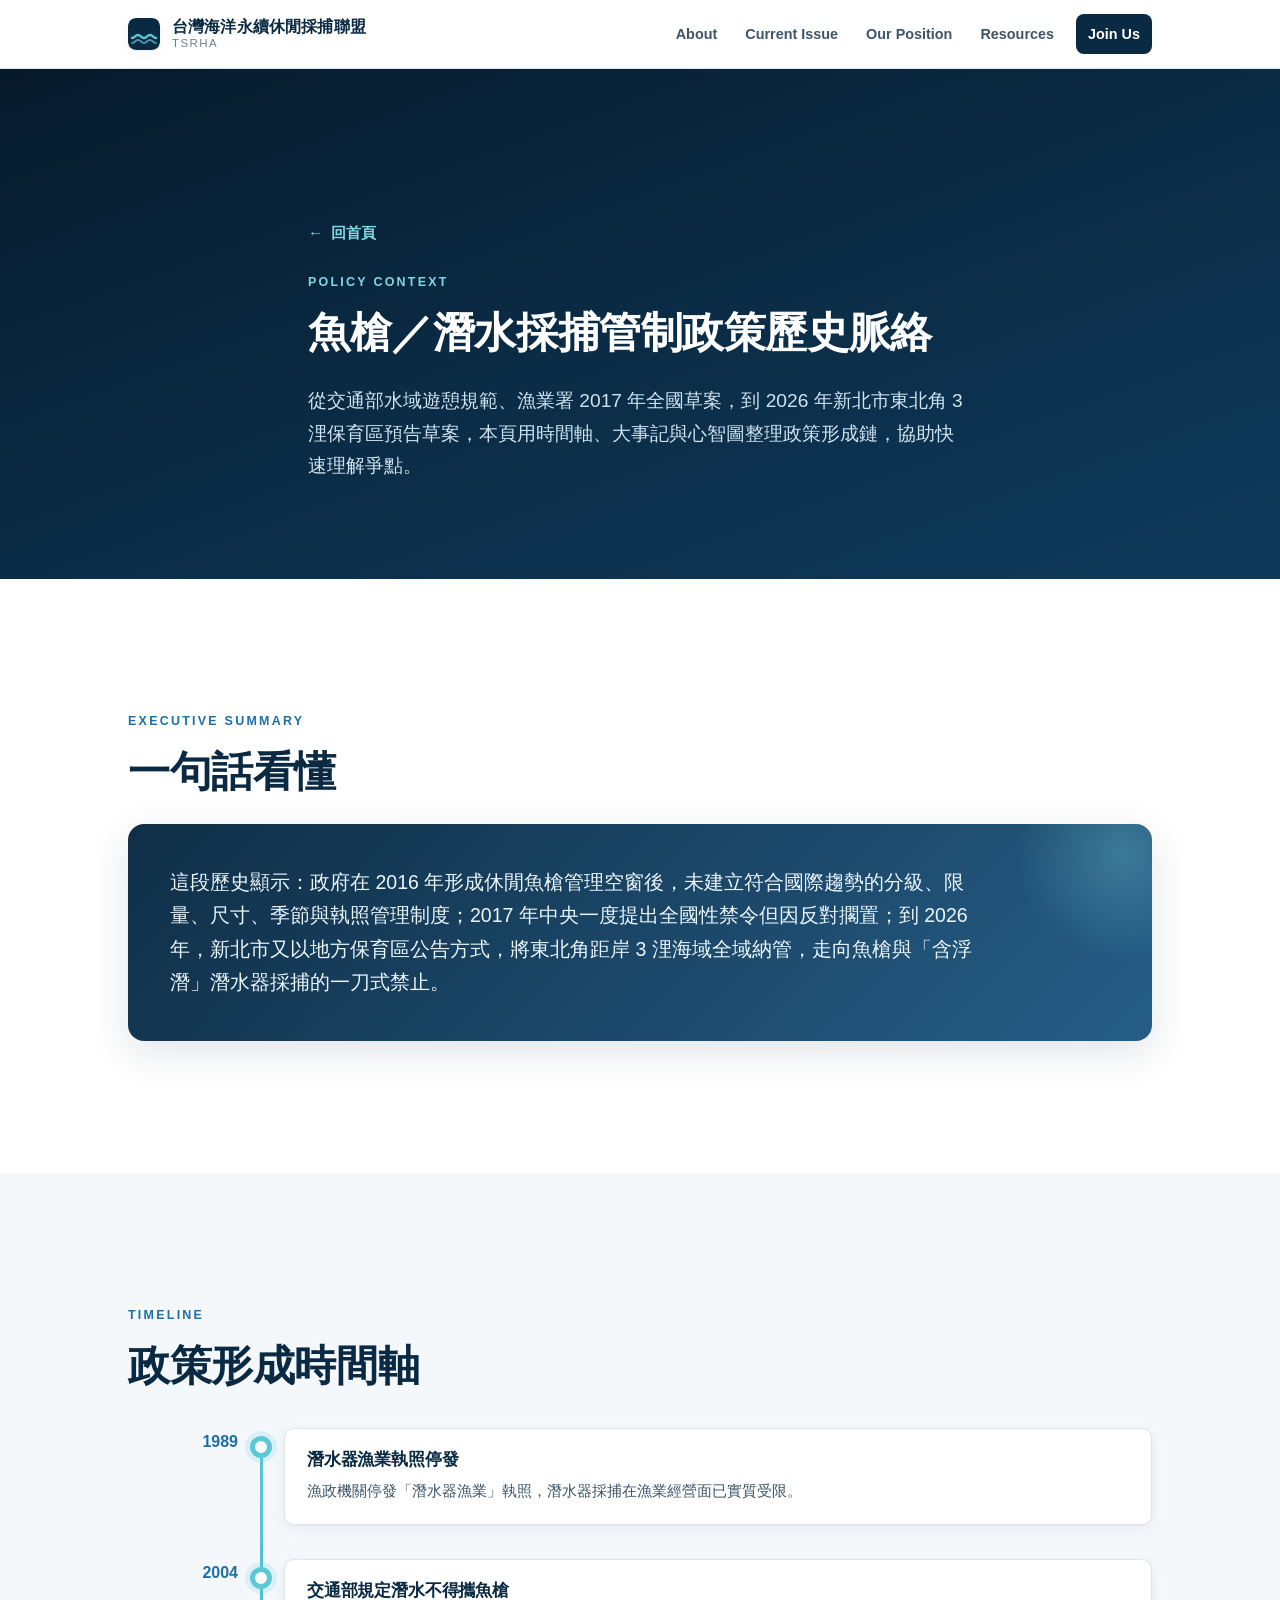
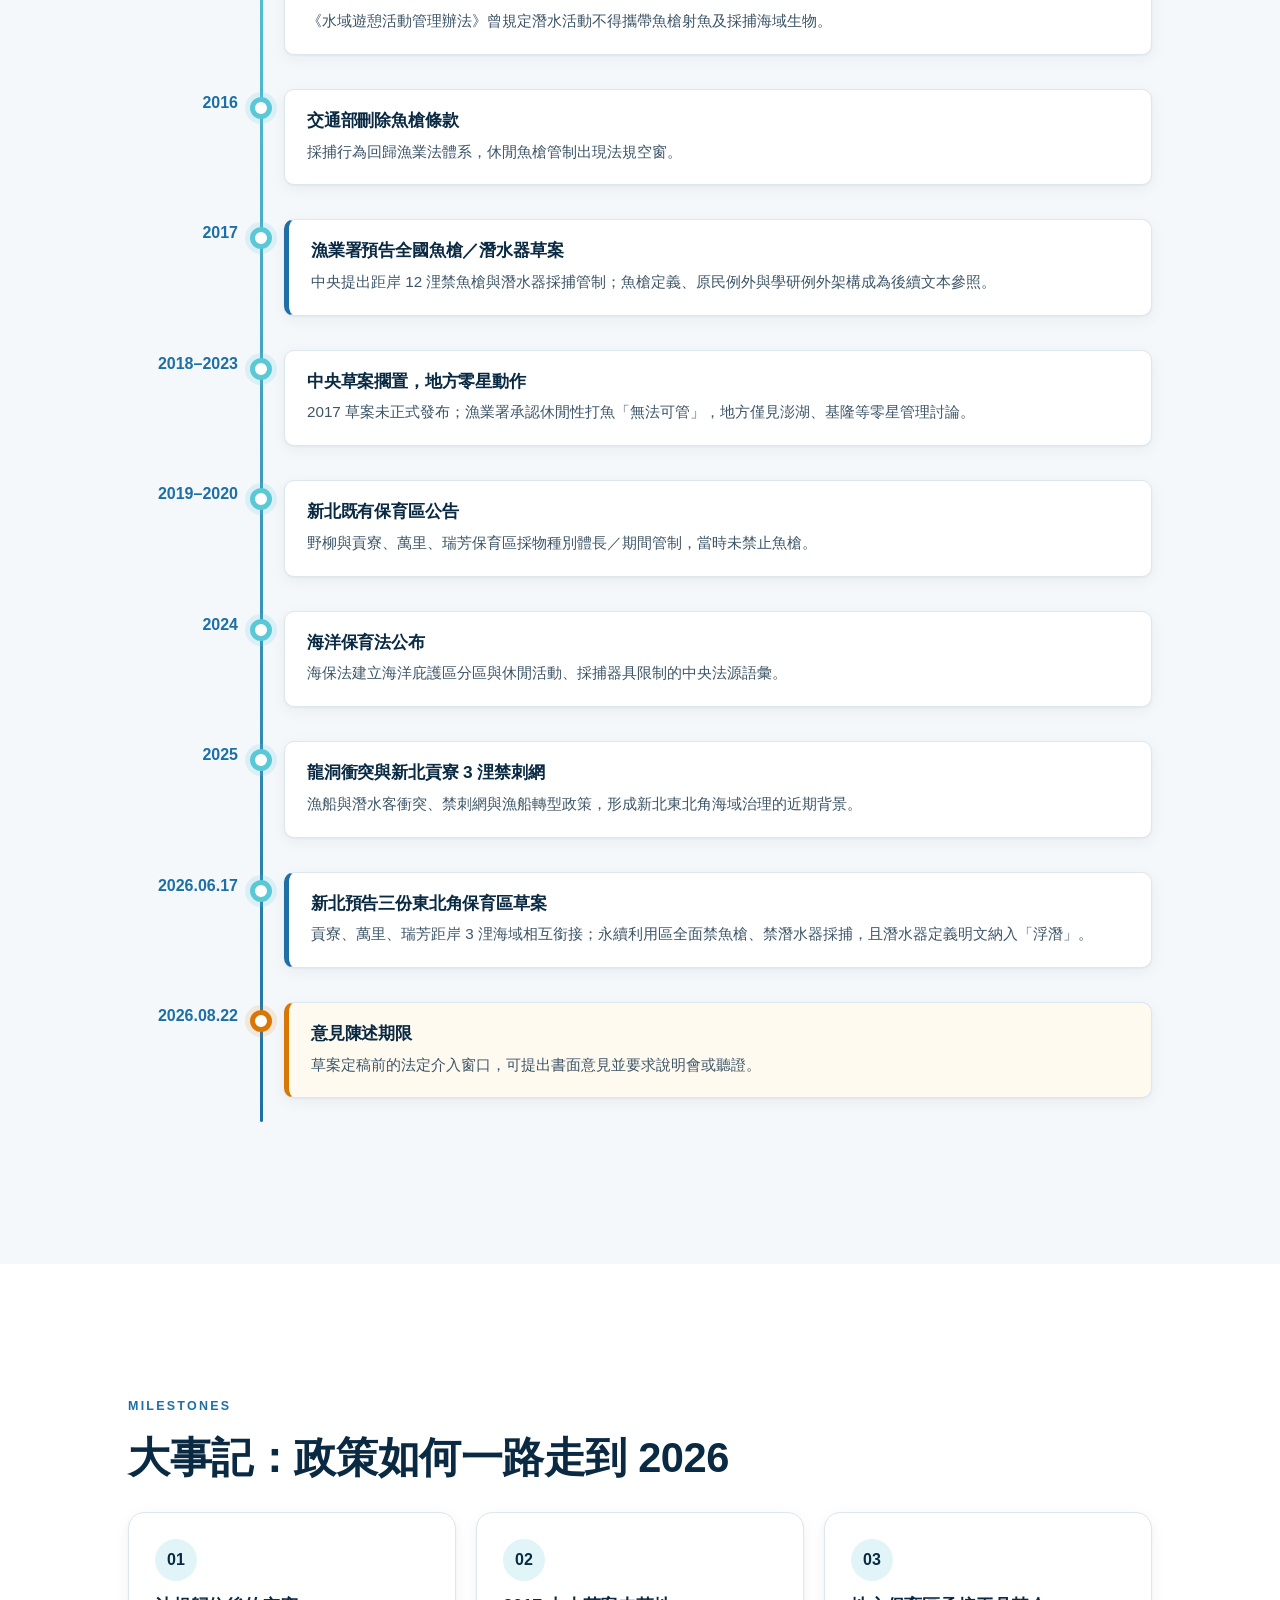
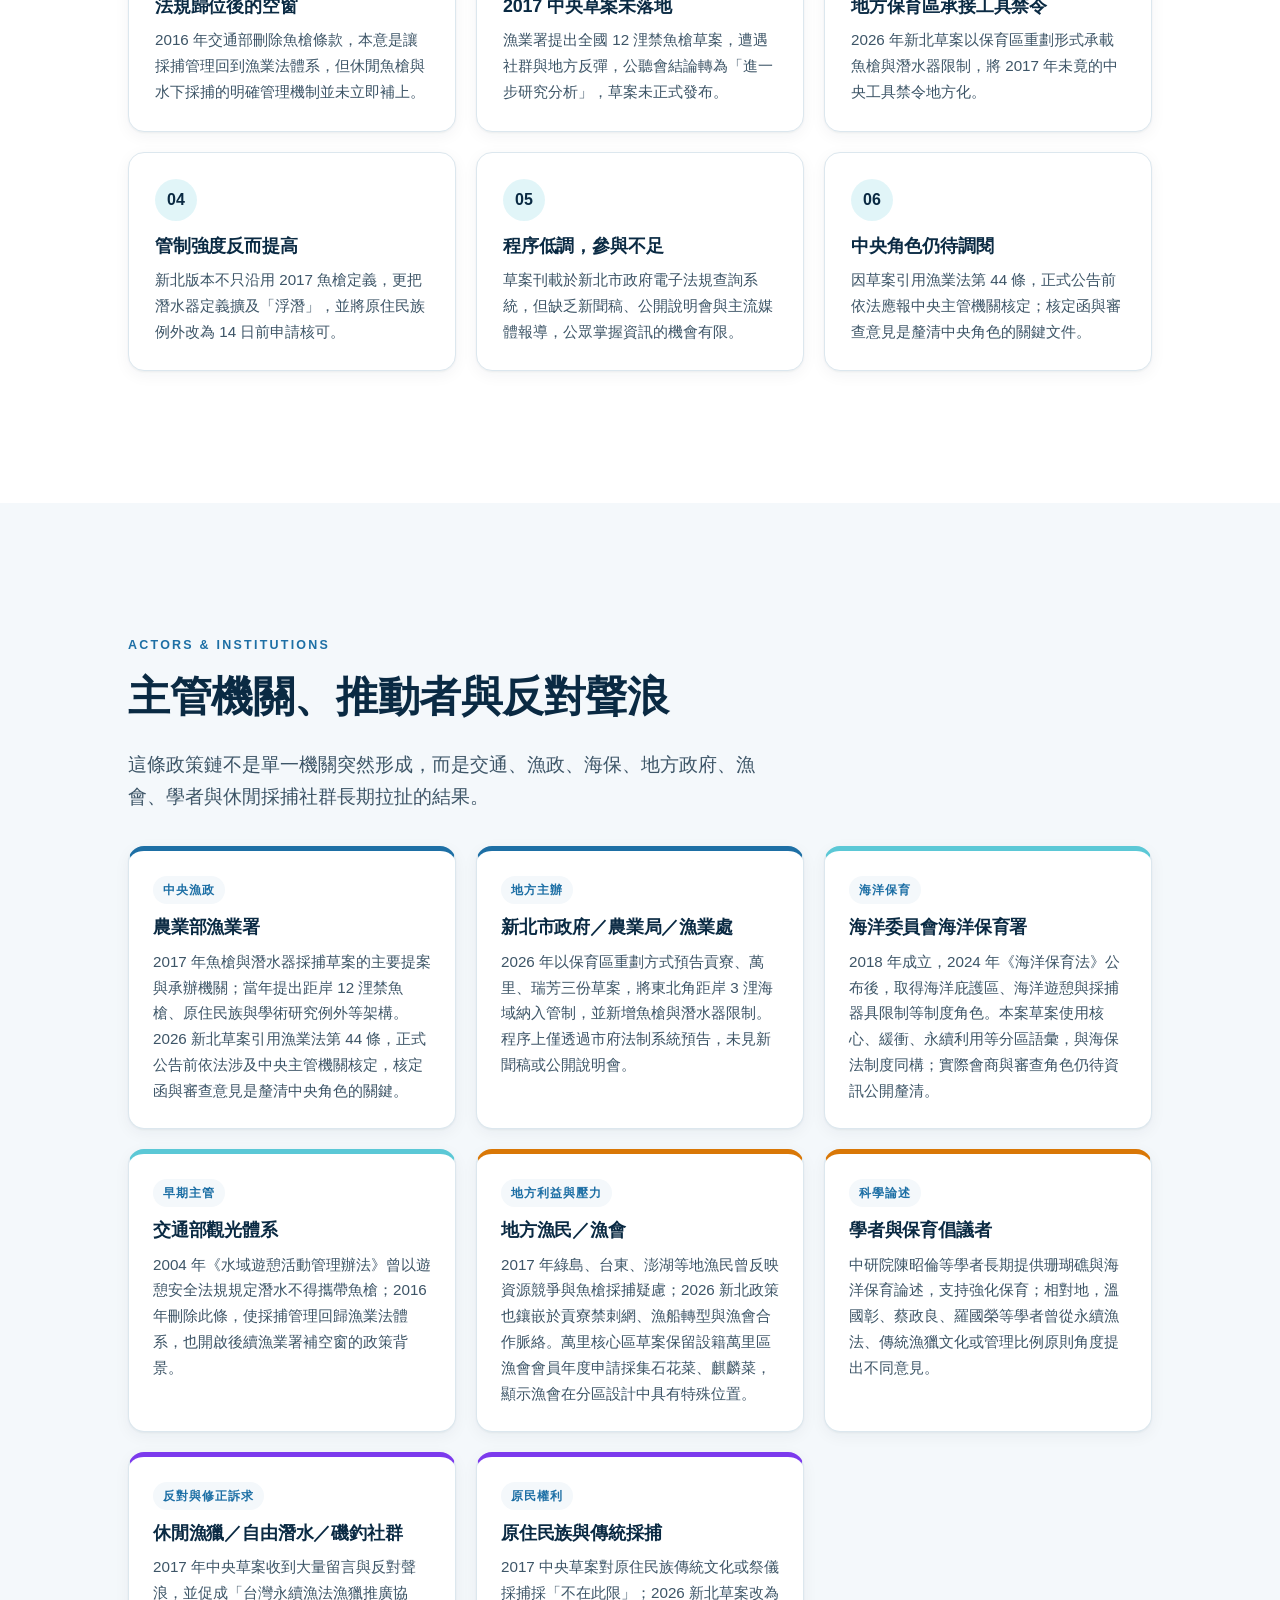
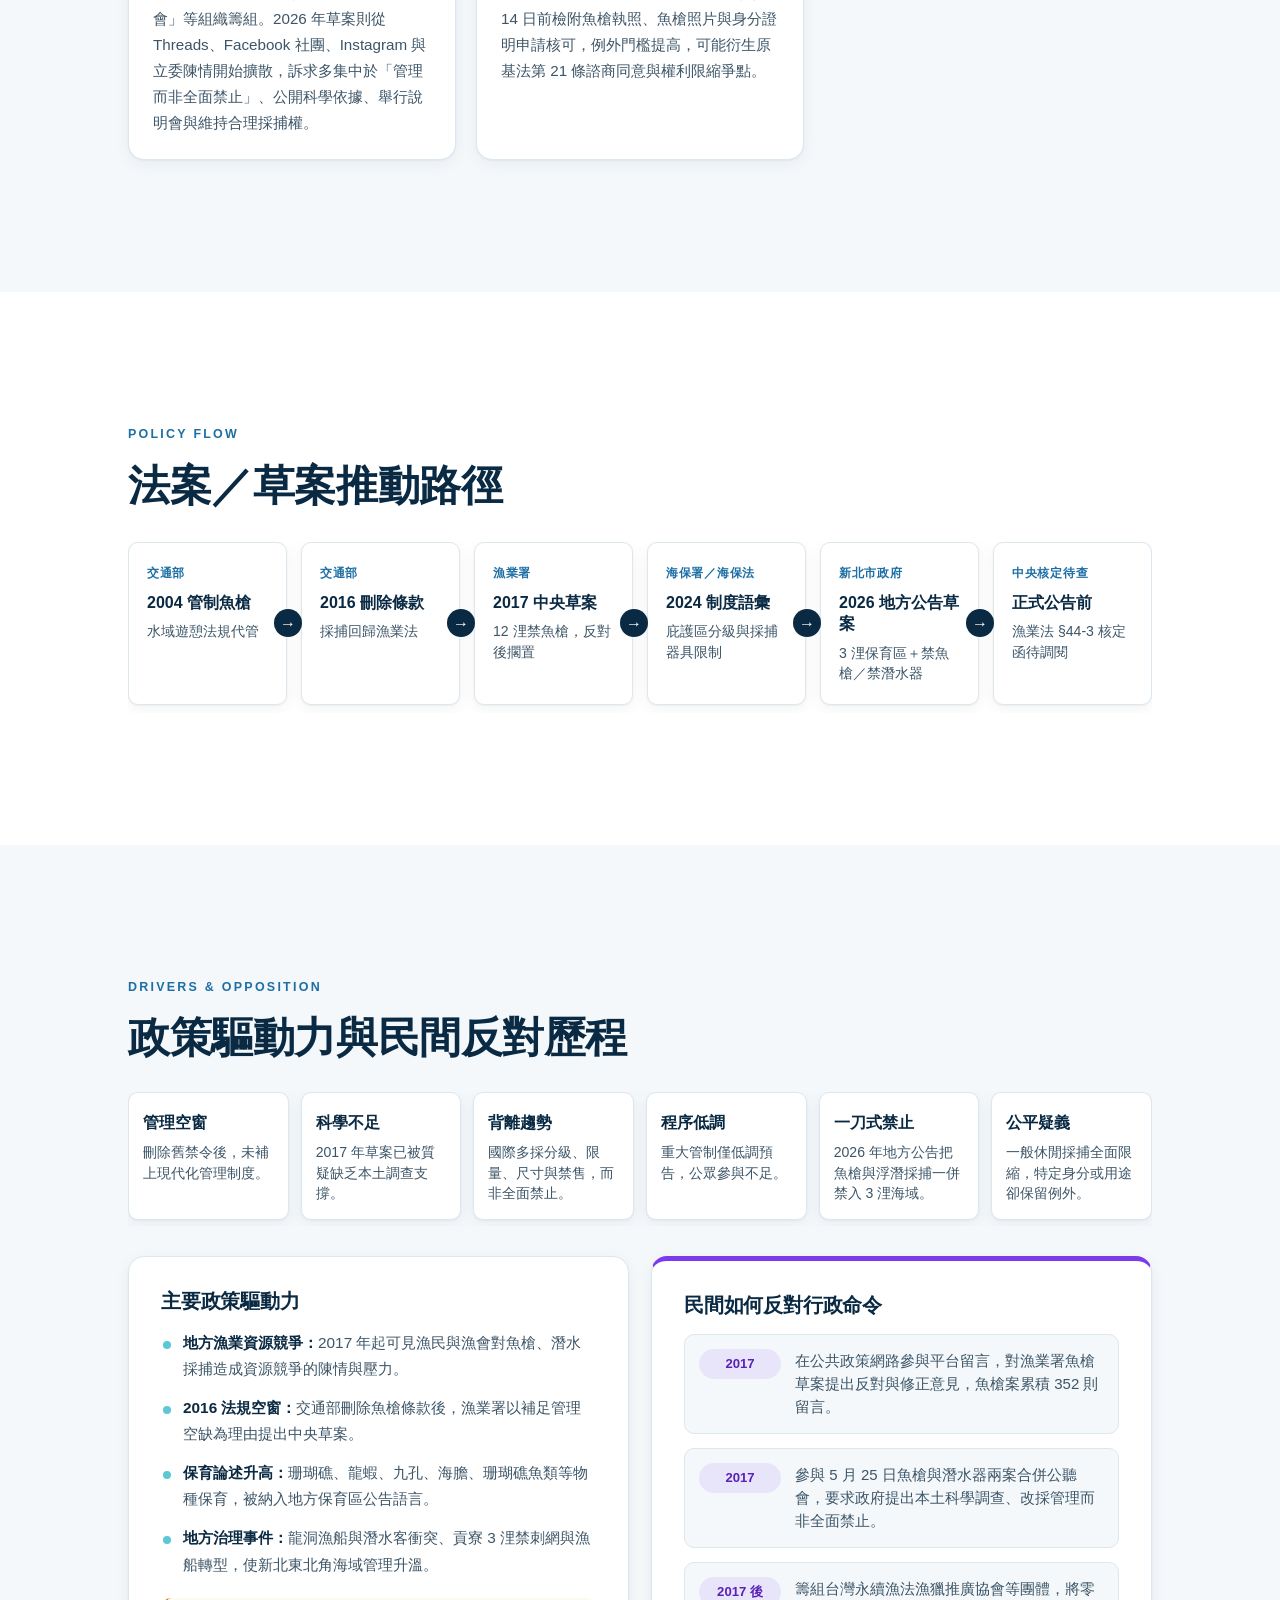
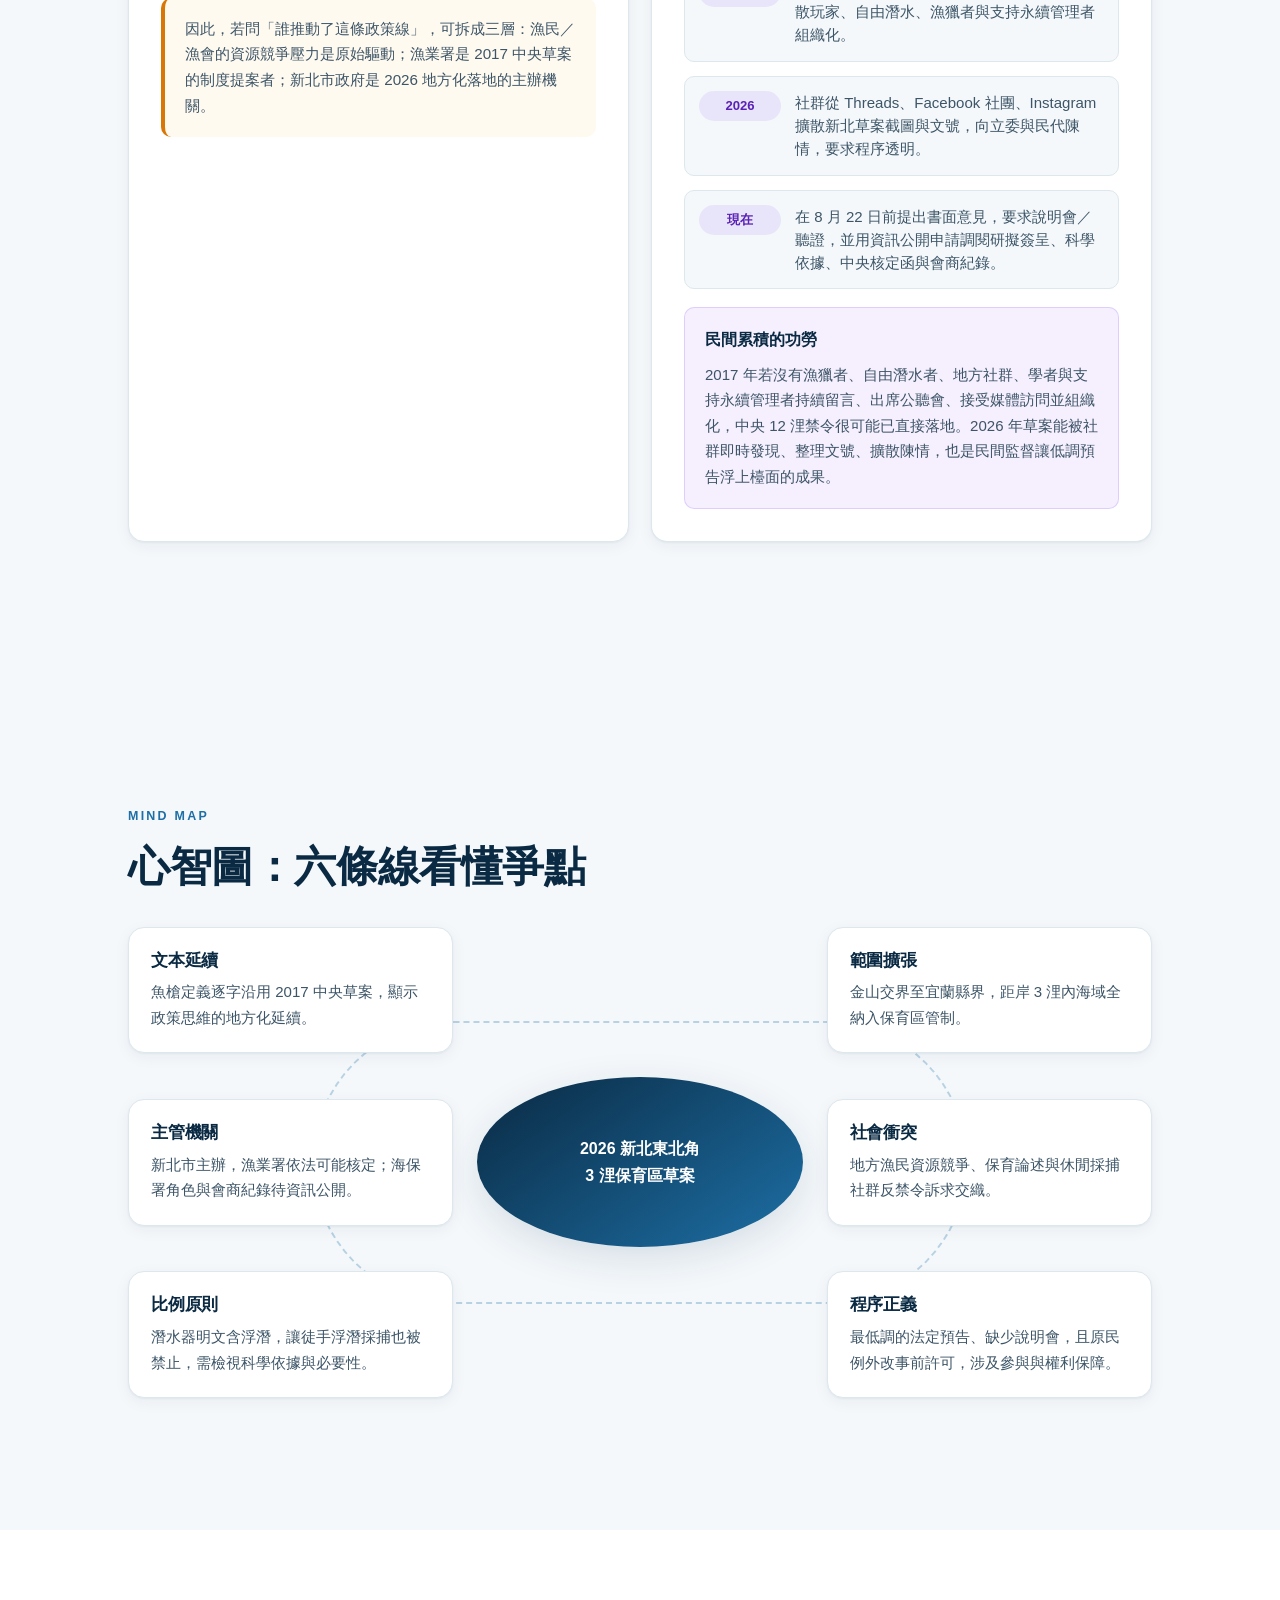
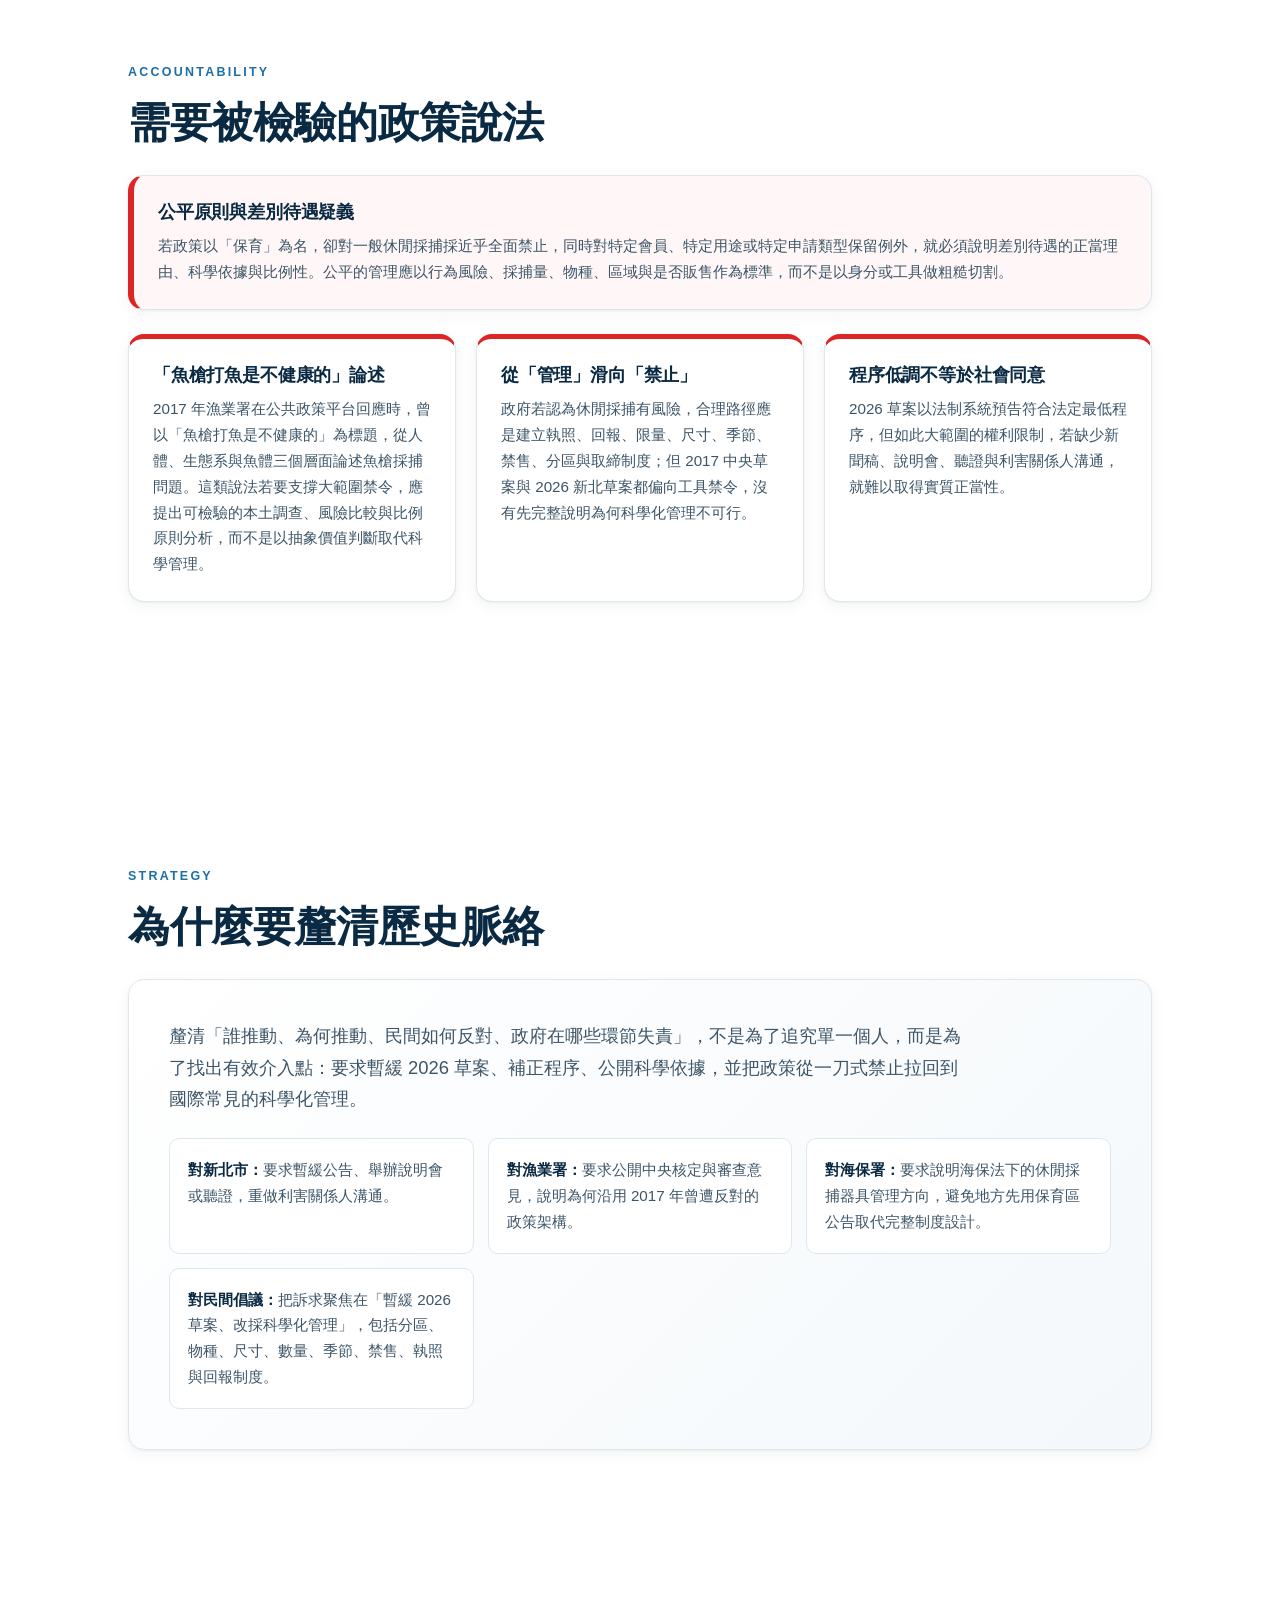
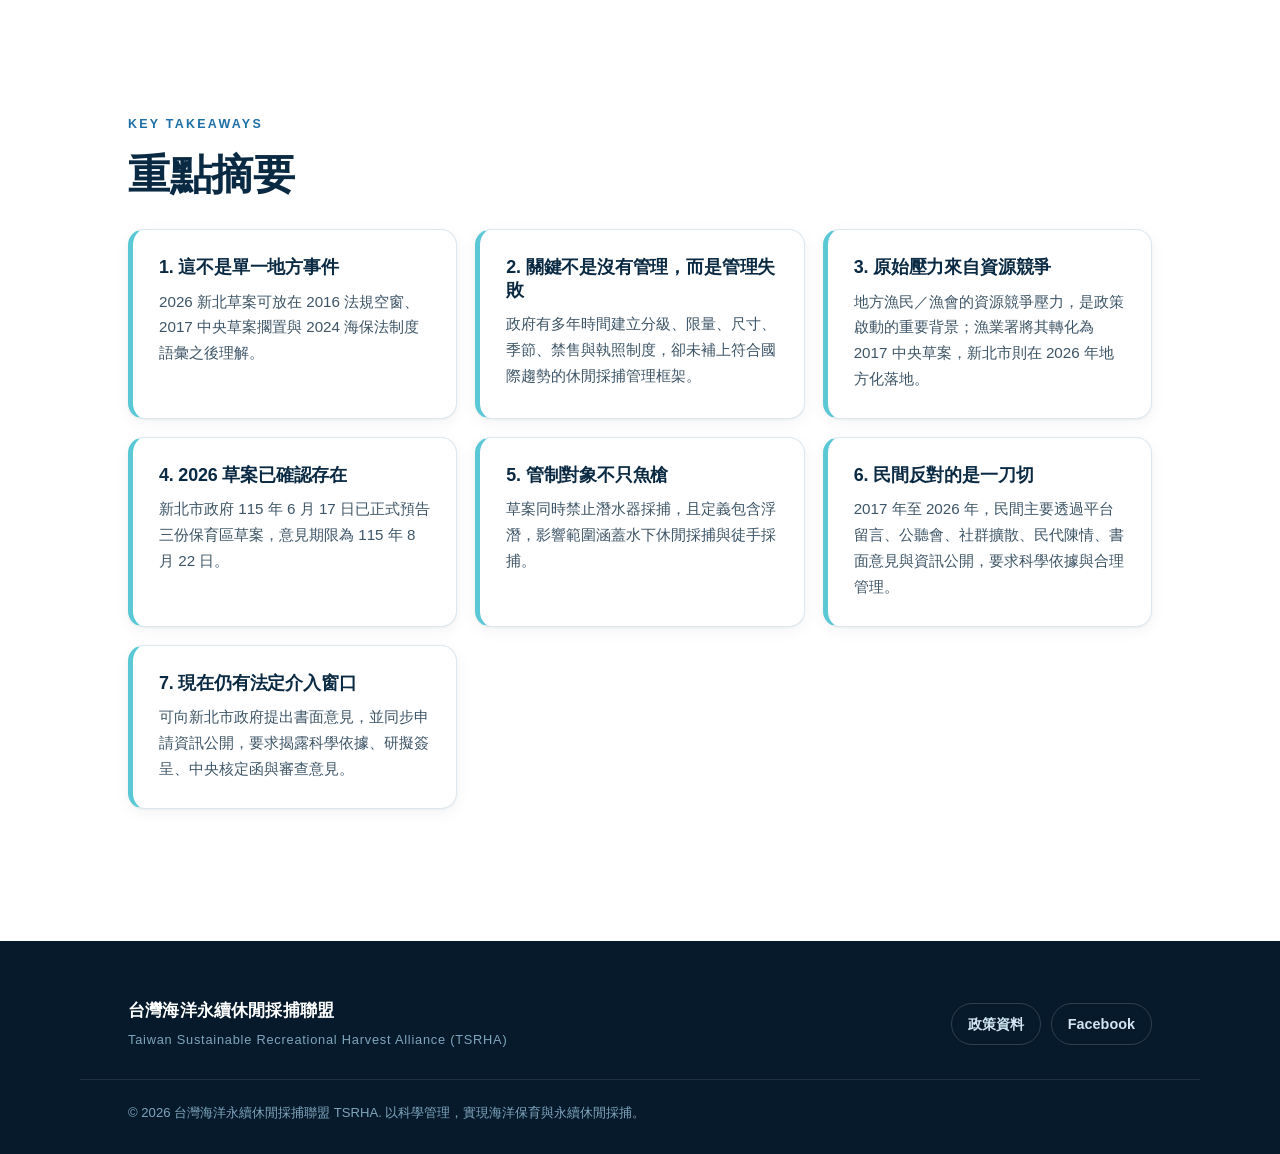
<file: history-context.html>
<!DOCTYPE html>
<html lang="zh-Hant">
<head>
  <meta charset="UTF-8">
  <meta name="viewport" content="width=device-width, initial-scale=1.0">
  <meta name="description" content="魚槍／潛水採捕管制政策歷史脈絡：從 2004 交通部規範、2017 漁業署中央草案，到 2026 新北東北角 3 浬保育區草案，以時間軸、大事記與心智圖說明政策形成鏈。">
  <meta name="theme-color" content="#0a2a43">
  <meta property="og:title" content="政策歷史脈絡｜台灣海洋永續休閒採捕聯盟 TSRHA">
  <meta property="og:description" content="用視覺化時間軸、大事記與心智圖理解 2004–2026 魚槍／潛水採捕管制如何形成，以及 2026 新北草案的關鍵爭點。">
  <meta property="og:type" content="article">
  <title>政策歷史脈絡｜台灣海洋永續休閒採捕聯盟 TSRHA</title>
  <link rel="stylesheet" href="styles.css">
  <link rel="icon" href="data:image/svg+xml,%3Csvg xmlns='http://www.w3.org/2000/svg' viewBox='0 0 32 32'%3E%3Crect width='32' height='32' rx='7' fill='%230a2a43'/%3E%3Cpath d='M4 20c3 0 3-3 6-3s3 3 6 3 3-3 6-3 3 3 6 3' stroke='%235bc8d6' stroke-width='2.4' fill='none' stroke-linecap='round'/%3E%3Cpath d='M4 25c3 0 3-3 6-3s3 3 6 3 3-3 6-3 3 3 6 3' stroke='%237fd8e3' stroke-width='2' fill='none' stroke-linecap='round' opacity='.6'/%3E%3C/svg%3E">
</head>
<body>
  <a class="skip-link" href="#main">跳至主要內容</a>

  <header class="site-header" id="top">
    <div class="container header-inner">
      <a class="brand" href="index.html" aria-label="台灣海洋永續休閒採捕聯盟 首頁">
        <span class="brand-mark" aria-hidden="true">
          <svg viewBox="0 0 32 32" width="32" height="32" focusable="false">
            <rect width="32" height="32" rx="7" fill="#0a2a43"></rect>
            <path d="M4 20c3 0 3-3 6-3s3 3 6 3 3-3 6-3 3 3 6 3" stroke="#5bc8d6" stroke-width="2.4" fill="none" stroke-linecap="round"></path>
            <path d="M4 25c3 0 3-3 6-3s3 3 6 3 3-3 6-3 3 3 6 3" stroke="#7fd8e3" stroke-width="2" fill="none" stroke-linecap="round" opacity=".6"></path>
          </svg>
        </span>
        <span class="brand-text">
          <span class="brand-zh">台灣海洋永續休閒採捕聯盟</span>
          <span class="brand-en">TSRHA</span>
        </span>
      </a>

      <button class="nav-toggle" id="navToggle" aria-expanded="false" aria-controls="primaryNav" aria-label="開啟選單">
        <span class="nav-toggle-bar" aria-hidden="true"></span>
        <span class="nav-toggle-bar" aria-hidden="true"></span>
        <span class="nav-toggle-bar" aria-hidden="true"></span>
      </button>

      <nav class="primary-nav" id="primaryNav" aria-label="主要導覽">
        <ul>
          <li><a href="index.html#about">About</a></li>
          <li><a href="index.html#current-issue">Current Issue</a></li>
          <li><a href="index.html#our-position">Our Position</a></li>
          <li><a href="index.html#resources">Resources</a></li>
          <li><a class="nav-cta" href="https://line.me/ti/g2/i-rmrj-7EgSHx9O4SZBCc9QsQzSQng6UnqWGpA?utm_source=invitation&amp;utm_medium=link_copy&amp;utm_campaign=default" target="_blank" rel="noopener noreferrer">Join Us</a></li>
        </ul>
      </nav>
    </div>
  </header>

  <main id="main">
    <section class="subpage-hero" aria-labelledby="page-title">
      <div class="container narrow">
        <a class="back-link" href="index.html"><span aria-hidden="true">←</span> 回首頁</a>
        <p class="section-eyebrow">Policy Context</p>
        <h1 id="page-title" class="section-title">魚槍／潛水採捕管制政策歷史脈絡</h1>
        <p class="lead">從交通部水域遊憩規範、漁業署 2017 年全國草案，到 2026 年新北市東北角 3 浬保育區預告草案，本頁用時間軸、大事記與心智圖整理政策形成鏈，協助快速理解爭點。</p>
      </div>
    </section>

    <section class="section" aria-labelledby="context-summary-title">
      <div class="container">
        <p class="section-eyebrow">Executive Summary</p>
        <h2 id="context-summary-title" class="section-title">一句話看懂</h2>
        <div class="context-summary-card">
          <p>這段歷史顯示：政府在 2016 年形成休閒魚槍管理空窗後，未建立符合國際趨勢的分級、限量、尺寸、季節與執照管理制度；2017 年中央一度提出全國性禁令但因反對擱置；到 2026 年，新北市又以地方保育區公告方式，將東北角距岸 3 浬海域全域納管，走向魚槍與「含浮潛」潛水器採捕的一刀式禁止。</p>
        </div>
      </div>
    </section>

    <section class="section section-alt" aria-labelledby="timeline-title">
      <div class="container">
        <p class="section-eyebrow">Timeline</p>
        <h2 id="timeline-title" class="section-title">政策形成時間軸</h2>
        <ol class="history-timeline" aria-label="魚槍與潛水採捕政策形成時間軸">
          <li>
            <time>1989</time>
            <div><h3>潛水器漁業執照停發</h3><p>漁政機關停發「潛水器漁業」執照，潛水器採捕在漁業經營面已實質受限。</p></div>
          </li>
          <li>
            <time>2004</time>
            <div><h3>交通部規定潛水不得攜魚槍</h3><p>《水域遊憩活動管理辦法》曾規定潛水活動不得攜帶魚槍射魚及採捕海域生物。</p></div>
          </li>
          <li>
            <time>2016</time>
            <div><h3>交通部刪除魚槍條款</h3><p>採捕行為回歸漁業法體系，休閒魚槍管制出現法規空窗。</p></div>
          </li>
          <li class="is-major">
            <time>2017</time>
            <div><h3>漁業署預告全國魚槍／潛水器草案</h3><p>中央提出距岸 12 浬禁魚槍與潛水器採捕管制；魚槍定義、原民例外與學研例外架構成為後續文本參照。</p></div>
          </li>
          <li>
            <time>2018–2023</time>
            <div><h3>中央草案擱置，地方零星動作</h3><p>2017 草案未正式發布；漁業署承認休閒性打魚「無法可管」，地方僅見澎湖、基隆等零星管理討論。</p></div>
          </li>
          <li>
            <time>2019–2020</time>
            <div><h3>新北既有保育區公告</h3><p>野柳與貢寮、萬里、瑞芳保育區採物種別體長／期間管制，當時未禁止魚槍。</p></div>
          </li>
          <li>
            <time>2024</time>
            <div><h3>海洋保育法公布</h3><p>海保法建立海洋庇護區分區與休閒活動、採捕器具限制的中央法源語彙。</p></div>
          </li>
          <li>
            <time>2025</time>
            <div><h3>龍洞衝突與新北貢寮 3 浬禁刺網</h3><p>漁船與潛水客衝突、禁刺網與漁船轉型政策，形成新北東北角海域治理的近期背景。</p></div>
          </li>
          <li class="is-major">
            <time>2026.06.17</time>
            <div><h3>新北預告三份東北角保育區草案</h3><p>貢寮、萬里、瑞芳距岸 3 浬海域相互銜接；永續利用區全面禁魚槍、禁潛水器採捕，且潛水器定義明文納入「浮潛」。</p></div>
          </li>
          <li class="is-deadline">
            <time>2026.08.22</time>
            <div><h3>意見陳述期限</h3><p>草案定稿前的法定介入窗口，可提出書面意見並要求說明會或聽證。</p></div>
          </li>
        </ol>
      </div>
    </section>

    <section class="section" aria-labelledby="chronicle-title">
      <div class="container">
        <p class="section-eyebrow">Milestones</p>
        <h2 id="chronicle-title" class="section-title">大事記：政策如何一路走到 2026</h2>
        <div class="milestone-grid">
          <article class="milestone-card"><span>01</span><h3>法規歸位後的空窗</h3><p>2016 年交通部刪除魚槍條款，本意是讓採捕管理回到漁業法體系，但休閒魚槍與水下採捕的明確管理機制並未立即補上。</p></article>
          <article class="milestone-card"><span>02</span><h3>2017 中央草案未落地</h3><p>漁業署提出全國 12 浬禁魚槍草案，遭遇社群與地方反彈，公聽會結論轉為「進一步研究分析」，草案未正式發布。</p></article>
          <article class="milestone-card"><span>03</span><h3>地方保育區承接工具禁令</h3><p>2026 年新北草案以保育區重劃形式承載魚槍與潛水器限制，將 2017 年未竟的中央工具禁令地方化。</p></article>
          <article class="milestone-card"><span>04</span><h3>管制強度反而提高</h3><p>新北版本不只沿用 2017 魚槍定義，更把潛水器定義擴及「浮潛」，並將原住民族例外改為 14 日前申請核可。</p></article>
          <article class="milestone-card"><span>05</span><h3>程序低調，參與不足</h3><p>草案刊載於新北市政府電子法規查詢系統，但缺乏新聞稿、公開說明會與主流媒體報導，公眾掌握資訊的機會有限。</p></article>
          <article class="milestone-card"><span>06</span><h3>中央角色仍待調閱</h3><p>因草案引用漁業法第 44 條，正式公告前依法應報中央主管機關核定；核定函與審查意見是釐清中央角色的關鍵文件。</p></article>
        </div>
      </div>
    </section>

    <section class="section section-alt" aria-labelledby="actors-title">
      <div class="container">
        <p class="section-eyebrow">Actors & Institutions</p>
        <h2 id="actors-title" class="section-title">主管機關、推動者與反對聲浪</h2>
        <p class="lead">這條政策鏈不是單一機關突然形成，而是交通、漁政、海保、地方政府、漁會、學者與休閒採捕社群長期拉扯的結果。</p>

        <div class="actor-grid">
          <article class="actor-card actor-card-primary">
            <span class="actor-label">中央漁政</span>
            <h3>農業部漁業署</h3>
            <p>2017 年魚槍與潛水器採捕草案的主要提案與承辦機關；當年提出距岸 12 浬禁魚槍、原住民族與學術研究例外等架構。2026 新北草案引用漁業法第 44 條，正式公告前依法涉及中央主管機關核定，核定函與審查意見是釐清中央角色的關鍵。</p>
          </article>
          <article class="actor-card actor-card-primary">
            <span class="actor-label">地方主辦</span>
            <h3>新北市政府／農業局／漁業處</h3>
            <p>2026 年以保育區重劃方式預告貢寮、萬里、瑞芳三份草案，將東北角距岸 3 浬海域納入管制，並新增魚槍與潛水器限制。程序上僅透過市府法制系統預告，未見新聞稿或公開說明會。</p>
          </article>
          <article class="actor-card">
            <span class="actor-label">海洋保育</span>
            <h3>海洋委員會海洋保育署</h3>
            <p>2018 年成立，2024 年《海洋保育法》公布後，取得海洋庇護區、海洋遊憩與採捕器具限制等制度角色。本案草案使用核心、緩衝、永續利用等分區語彙，與海保法制度同構；實際會商與審查角色仍待資訊公開釐清。</p>
          </article>
          <article class="actor-card">
            <span class="actor-label">早期主管</span>
            <h3>交通部觀光體系</h3>
            <p>2004 年《水域遊憩活動管理辦法》曾以遊憩安全法規規定潛水不得攜帶魚槍；2016 年刪除此條，使採捕管理回歸漁業法體系，也開啟後續漁業署補空窗的政策背景。</p>
          </article>
          <article class="actor-card actor-card-warn">
            <span class="actor-label">地方利益與壓力</span>
            <h3>地方漁民／漁會</h3>
            <p>2017 年綠島、台東、澎湖等地漁民曾反映資源競爭與魚槍採捕疑慮；2026 新北政策也鑲嵌於貢寮禁刺網、漁船轉型與漁會合作脈絡。萬里核心區草案保留設籍萬里區漁會會員年度申請採集石花菜、麒麟菜，顯示漁會在分區設計中具有特殊位置。</p>
          </article>
          <article class="actor-card actor-card-warn">
            <span class="actor-label">科學論述</span>
            <h3>學者與保育倡議者</h3>
            <p>中研院陳昭倫等學者長期提供珊瑚礁與海洋保育論述，支持強化保育；相對地，溫國彰、蔡政良、羅國榮等學者曾從永續漁法、傳統漁獵文化或管理比例原則角度提出不同意見。</p>
          </article>
          <article class="actor-card actor-card-opposition">
            <span class="actor-label">反對與修正訴求</span>
            <h3>休閒漁獵／自由潛水／磯釣社群</h3>
            <p>2017 年中央草案收到大量留言與反對聲浪，並促成「台灣永續漁法漁獵推廣協會」等組織籌組。2026 年草案則從 Threads、Facebook 社團、Instagram 與立委陳情開始擴散，訴求多集中於「管理而非全面禁止」、公開科學依據、舉行說明會與維持合理採捕權。</p>
          </article>
          <article class="actor-card actor-card-opposition">
            <span class="actor-label">原民權利</span>
            <h3>原住民族與傳統採捕</h3>
            <p>2017 中央草案對原住民族傳統文化或祭儀採捕採「不在此限」；2026 新北草案改為 14 日前檢附魚槍執照、魚槍照片與身分證明申請核可，例外門檻提高，可能衍生原基法第 21 條諮商同意與權利限縮爭點。</p>
          </article>
        </div>
      </div>
    </section>

    <section class="section" aria-labelledby="flow-title">
      <div class="container">
        <p class="section-eyebrow">Policy Flow</p>
        <h2 id="flow-title" class="section-title">法案／草案推動路徑</h2>
        <div class="policy-flow" aria-label="政策推動路徑圖">
          <div><span>交通部</span><strong>2004 管制魚槍</strong><p>水域遊憩法規代管</p></div>
          <div><span>交通部</span><strong>2016 刪除條款</strong><p>採捕回歸漁業法</p></div>
          <div><span>漁業署</span><strong>2017 中央草案</strong><p>12 浬禁魚槍，反對後擱置</p></div>
          <div><span>海保署／海保法</span><strong>2024 制度語彙</strong><p>庇護區分級與採捕器具限制</p></div>
          <div><span>新北市政府</span><strong>2026 地方公告草案</strong><p>3 浬保育區＋禁魚槍／禁潛水器</p></div>
          <div><span>中央核定待查</span><strong>正式公告前</strong><p>漁業法 §44-3 核定函待調閱</p></div>
        </div>
      </div>
    </section>

    <section class="section section-alt" aria-labelledby="drivers-title">
      <div class="container">
        <p class="section-eyebrow">Drivers & Opposition</p>
        <h2 id="drivers-title" class="section-title">政策驅動力與民間反對歷程</h2>
        <div class="critique-strip" aria-label="本頁核心脈絡">
          <div><strong>管理空窗</strong><span>刪除舊禁令後，未補上現代化管理制度。</span></div>
          <div><strong>科學不足</strong><span>2017 年草案已被質疑缺乏本土調查支撐。</span></div>
          <div><strong>背離趨勢</strong><span>國際多採分級、限量、尺寸與禁售，而非全面禁止。</span></div>
          <div><strong>程序低調</strong><span>重大管制僅低調預告，公眾參與不足。</span></div>
          <div><strong>一刀式禁止</strong><span>2026 年地方公告把魚槍與浮潛採捕一併禁入 3 浬海域。</span></div>
          <div><strong>公平疑義</strong><span>一般休閒採捕全面限縮，特定身分或用途卻保留例外。</span></div>
        </div>
        <div class="driver-opposition-grid">
          <article class="driver-card">
            <h3>主要政策驅動力</h3>
            <ul>
              <li><strong>地方漁業資源競爭：</strong>2017 年起可見漁民與漁會對魚槍、潛水採捕造成資源競爭的陳情與壓力。</li>
              <li><strong>2016 法規空窗：</strong>交通部刪除魚槍條款後，漁業署以補足管理空缺為理由提出中央草案。</li>
              <li><strong>保育論述升高：</strong>珊瑚礁、龍蝦、九孔、海膽、珊瑚礁魚類等物種保育，被納入地方保育區公告語言。</li>
              <li><strong>地方治理事件：</strong>龍洞漁船與潛水客衝突、貢寮 3 浬禁刺網與漁船轉型，使新北東北角海域管理升溫。</li>
            </ul>
            <p class="driver-note">因此，若問「誰推動了這條政策線」，可拆成三層：漁民／漁會的資源競爭壓力是原始驅動；漁業署是 2017 中央草案的制度提案者；新北市政府是 2026 地方化落地的主辦機關。</p>
          </article>
          <article class="driver-card opposition-card">
            <h3>民間如何反對行政命令</h3>
            <ol class="opposition-steps">
              <li><span>2017</span><p>在公共政策網路參與平台留言，對漁業署魚槍草案提出反對與修正意見，魚槍案累積 352 則留言。</p></li>
              <li><span>2017</span><p>參與 5 月 25 日魚槍與潛水器兩案合併公聽會，要求政府提出本土科學調查、改採管理而非全面禁止。</p></li>
              <li><span>2017 後</span><p>籌組台灣永續漁法漁獵推廣協會等團體，將零散玩家、自由潛水、漁獵者與支持永續管理者組織化。</p></li>
              <li><span>2026</span><p>社群從 Threads、Facebook 社團、Instagram 擴散新北草案截圖與文號，向立委與民代陳情，要求程序透明。</p></li>
              <li><span>現在</span><p>在 8 月 22 日前提出書面意見，要求說明會／聽證，並用資訊公開申請調閱研擬簽呈、科學依據、中央核定函與會商紀錄。</p></li>
            </ol>
            <div class="credit-note">
              <h4>民間累積的功勞</h4>
              <p>2017 年若沒有漁獵者、自由潛水者、地方社群、學者與支持永續管理者持續留言、出席公聽會、接受媒體訪問並組織化，中央 12 浬禁令很可能已直接落地。2026 年草案能被社群即時發現、整理文號、擴散陳情，也是民間監督讓低調預告浮上檯面的成果。</p>
            </div>
          </article>
        </div>
      </div>
    </section>

    <section class="section section-alt" aria-labelledby="mindmap-title">
      <div class="container">
        <p class="section-eyebrow">Mind Map</p>
        <h2 id="mindmap-title" class="section-title">心智圖：六條線看懂爭點</h2>
        <div class="mindmap mindmap-expanded" role="list" aria-label="政策爭點心智圖">
          <div class="mindmap-core" role="listitem">2026 新北東北角<br>3 浬保育區草案</div>
          <div class="mindmap-branch branch-a" role="listitem"><h3>文本延續</h3><p>魚槍定義逐字沿用 2017 中央草案，顯示政策思維的地方化延續。</p></div>
          <div class="mindmap-branch branch-b" role="listitem"><h3>範圍擴張</h3><p>金山交界至宜蘭縣界，距岸 3 浬內海域全納入保育區管制。</p></div>
          <div class="mindmap-branch branch-c" role="listitem"><h3>比例原則</h3><p>潛水器明文含浮潛，讓徒手浮潛採捕也被禁止，需檢視科學依據與必要性。</p></div>
          <div class="mindmap-branch branch-d" role="listitem"><h3>程序正義</h3><p>最低調的法定預告、缺少說明會，且原民例外改事前許可，涉及參與與權利保障。</p></div>
          <div class="mindmap-branch branch-e" role="listitem"><h3>主管機關</h3><p>新北市主辦，漁業署依法可能核定；海保署角色與會商紀錄待資訊公開。</p></div>
          <div class="mindmap-branch branch-f" role="listitem"><h3>社會衝突</h3><p>地方漁民資源競爭、保育論述與休閒採捕社群反禁令訴求交織。</p></div>
        </div>
      </div>
    </section>

    <section class="section" aria-labelledby="accountability-title">
      <div class="container">
        <p class="section-eyebrow">Accountability</p>
        <h2 id="accountability-title" class="section-title">需要被檢驗的政策說法</h2>
        <div class="fairness-alert">
          <h3>公平原則與差別待遇疑義</h3>
          <p>若政策以「保育」為名，卻對一般休閒採捕採近乎全面禁止，同時對特定會員、特定用途或特定申請類型保留例外，就必須說明差別待遇的正當理由、科學依據與比例性。公平的管理應以行為風險、採捕量、物種、區域與是否販售作為標準，而不是以身分或工具做粗糙切割。</p>
        </div>
        <div class="accountability-grid">
          <article class="accountability-card">
            <h3>「魚槍打魚是不健康的」論述</h3>
            <p>2017 年漁業署在公共政策平台回應時，曾以「魚槍打魚是不健康的」為標題，從人體、生態系與魚體三個層面論述魚槍採捕問題。這類說法若要支撐大範圍禁令，應提出可檢驗的本土調查、風險比較與比例原則分析，而不是以抽象價值判斷取代科學管理。</p>
          </article>
          <article class="accountability-card">
            <h3>從「管理」滑向「禁止」</h3>
            <p>政府若認為休閒採捕有風險，合理路徑應是建立執照、回報、限量、尺寸、季節、禁售、分區與取締制度；但 2017 中央草案與 2026 新北草案都偏向工具禁令，沒有先完整說明為何科學化管理不可行。</p>
          </article>
          <article class="accountability-card">
            <h3>程序低調不等於社會同意</h3>
            <p>2026 草案以法制系統預告符合法定最低程序，但如此大範圍的權利限制，若缺少新聞稿、說明會、聽證與利害關係人溝通，就難以取得實質正當性。</p>
          </article>
        </div>
      </div>
    </section>

    <section class="section" aria-labelledby="strategy-title">
      <div class="container">
        <p class="section-eyebrow">Strategy</p>
        <h2 id="strategy-title" class="section-title">為什麼要釐清歷史脈絡</h2>
        <div class="strategy-card">
          <p>釐清「誰推動、為何推動、民間如何反對、政府在哪些環節失責」，不是為了追究單一個人，而是為了找出有效介入點：要求暫緩 2026 草案、補正程序、公開科學依據，並把政策從一刀式禁止拉回到國際常見的科學化管理。</p>
          <ul>
            <li><strong>對新北市：</strong>要求暫緩公告、舉辦說明會或聽證，重做利害關係人溝通。</li>
            <li><strong>對漁業署：</strong>要求公開中央核定與審查意見，說明為何沿用 2017 年曾遭反對的政策架構。</li>
            <li><strong>對海保署：</strong>要求說明海保法下的休閒採捕器具管理方向，避免地方先用保育區公告取代完整制度設計。</li>
            <li><strong>對民間倡議：</strong>把訴求聚焦在「暫緩 2026 草案、改採科學化管理」，包括分區、物種、尺寸、數量、季節、禁售、執照與回報制度。</li>
          </ul>
        </div>
      </div>
    </section>

    <section class="section" aria-labelledby="takeaways-title">
      <div class="container">
        <p class="section-eyebrow">Key Takeaways</p>
        <h2 id="takeaways-title" class="section-title">重點摘要</h2>
        <div class="takeaway-list">
          <article><h3>1. 這不是單一地方事件</h3><p>2026 新北草案可放在 2016 法規空窗、2017 中央草案擱置與 2024 海保法制度語彙之後理解。</p></article>
          <article><h3>2. 關鍵不是沒有管理，而是管理失敗</h3><p>政府有多年時間建立分級、限量、尺寸、季節、禁售與執照制度，卻未補上符合國際趨勢的休閒採捕管理框架。</p></article>
          <article><h3>3. 原始壓力來自資源競爭</h3><p>地方漁民／漁會的資源競爭壓力，是政策啟動的重要背景；漁業署將其轉化為 2017 中央草案，新北市則在 2026 年地方化落地。</p></article>
          <article><h3>4. 2026 草案已確認存在</h3><p>新北市政府 115 年 6 月 17 日已正式預告三份保育區草案，意見期限為 115 年 8 月 22 日。</p></article>
          <article><h3>5. 管制對象不只魚槍</h3><p>草案同時禁止潛水器採捕，且定義包含浮潛，影響範圍涵蓋水下休閒採捕與徒手採捕。</p></article>
          <article><h3>6. 民間反對的是一刀切</h3><p>2017 年至 2026 年，民間主要透過平台留言、公聽會、社群擴散、民代陳情、書面意見與資訊公開，要求科學依據與合理管理。</p></article>
          <article><h3>7. 現在仍有法定介入窗口</h3><p>可向新北市政府提出書面意見，並同步申請資訊公開，要求揭露科學依據、研擬簽呈、中央核定函與審查意見。</p></article>
        </div>
      </div>
    </section>
  </main>

  <footer class="site-footer" aria-labelledby="footer-title">
    <div class="container footer-inner">
      <div class="footer-brand">
        <span class="brand-zh" id="footer-title">台灣海洋永續休閒採捕聯盟</span>
        <span class="brand-en">Taiwan Sustainable Recreational Harvest Alliance (TSRHA)</span>
      </div>
      <nav class="footer-links" aria-label="頁尾連結">
        <a href="index.html#resources">政策資料</a>
        <a href="https://www.facebook.com/profile.php?id=61591621356307" target="_blank" rel="noopener noreferrer">Facebook</a>
      </nav>
    </div>
    <div class="container footer-copy">
      <p>© 2026 台灣海洋永續休閒採捕聯盟 TSRHA. 以科學管理，實現海洋保育與永續休閒採捕。</p>
    </div>
  </footer>

  <button class="to-top" id="toTop" aria-label="回到頂部" hidden>
    <span aria-hidden="true">↑</span>
  </button>

  <script src="script.js"></script>
</body>
</html>
</file>
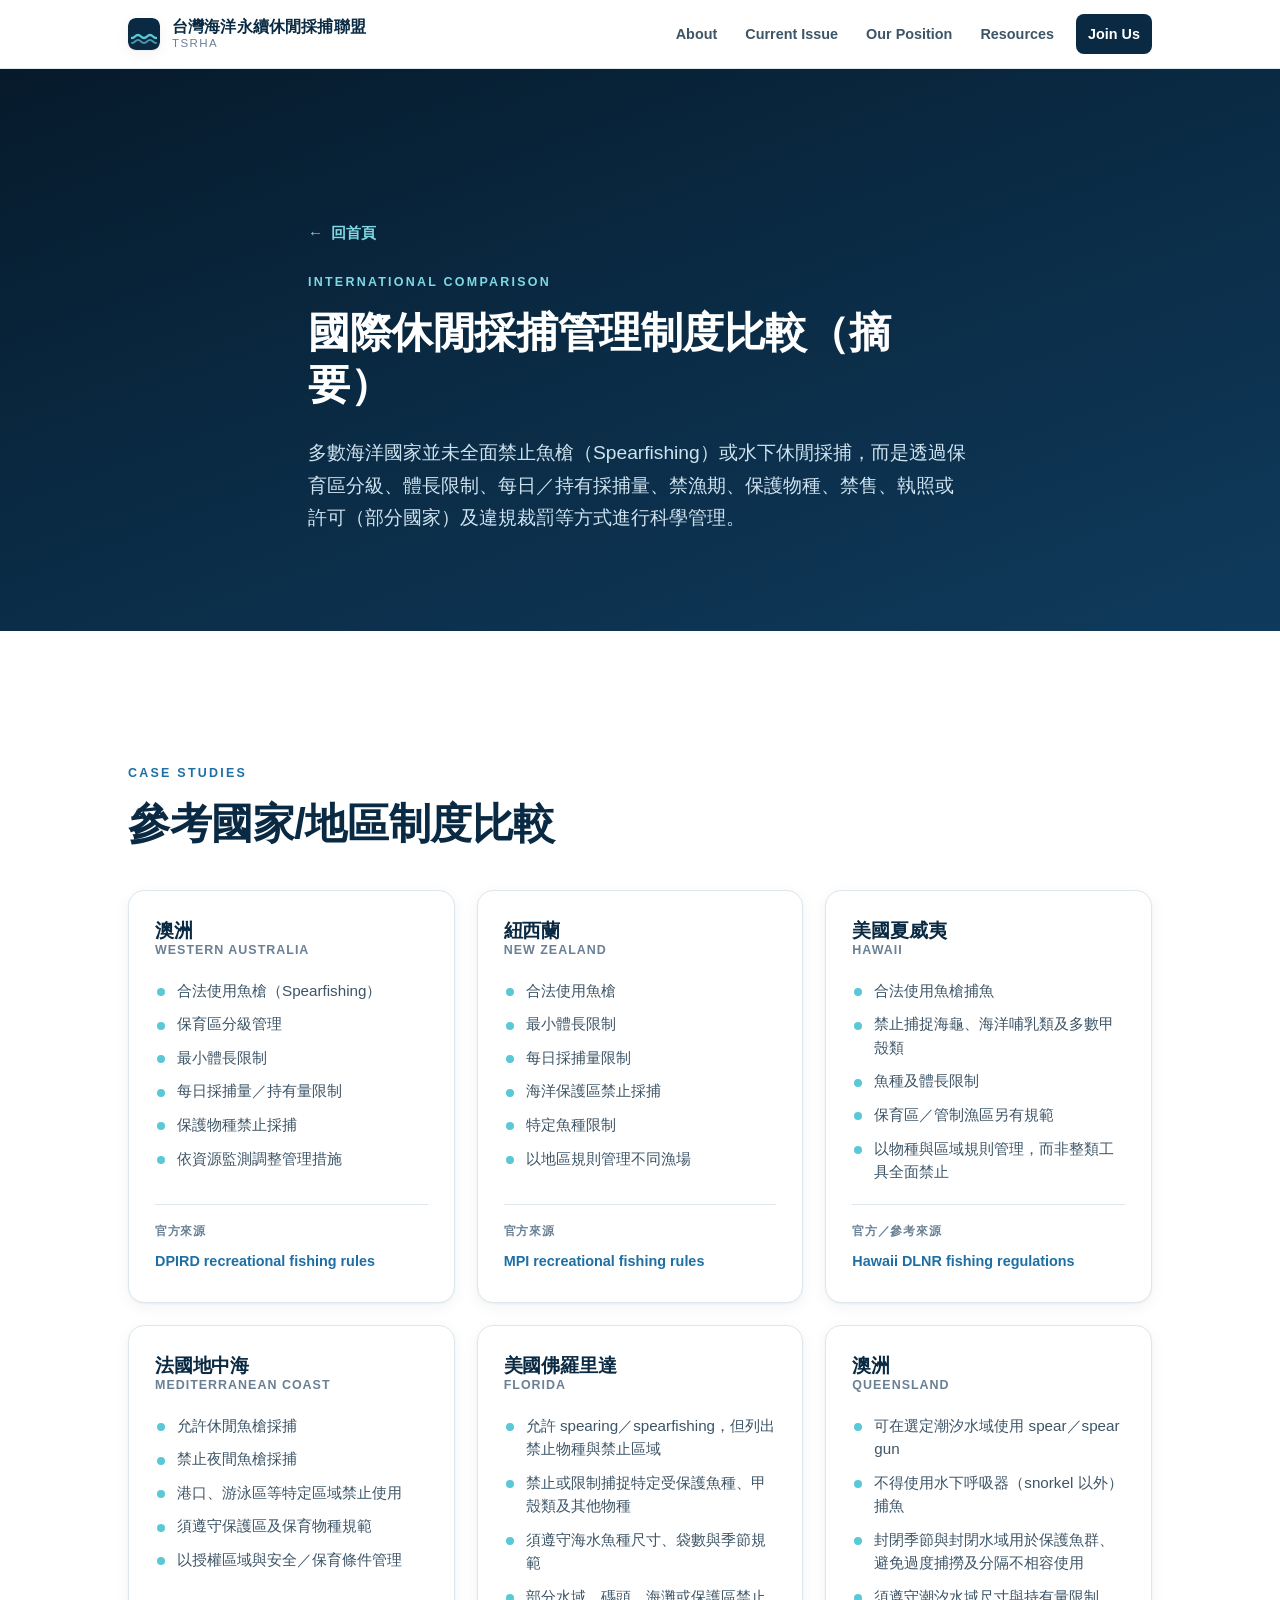
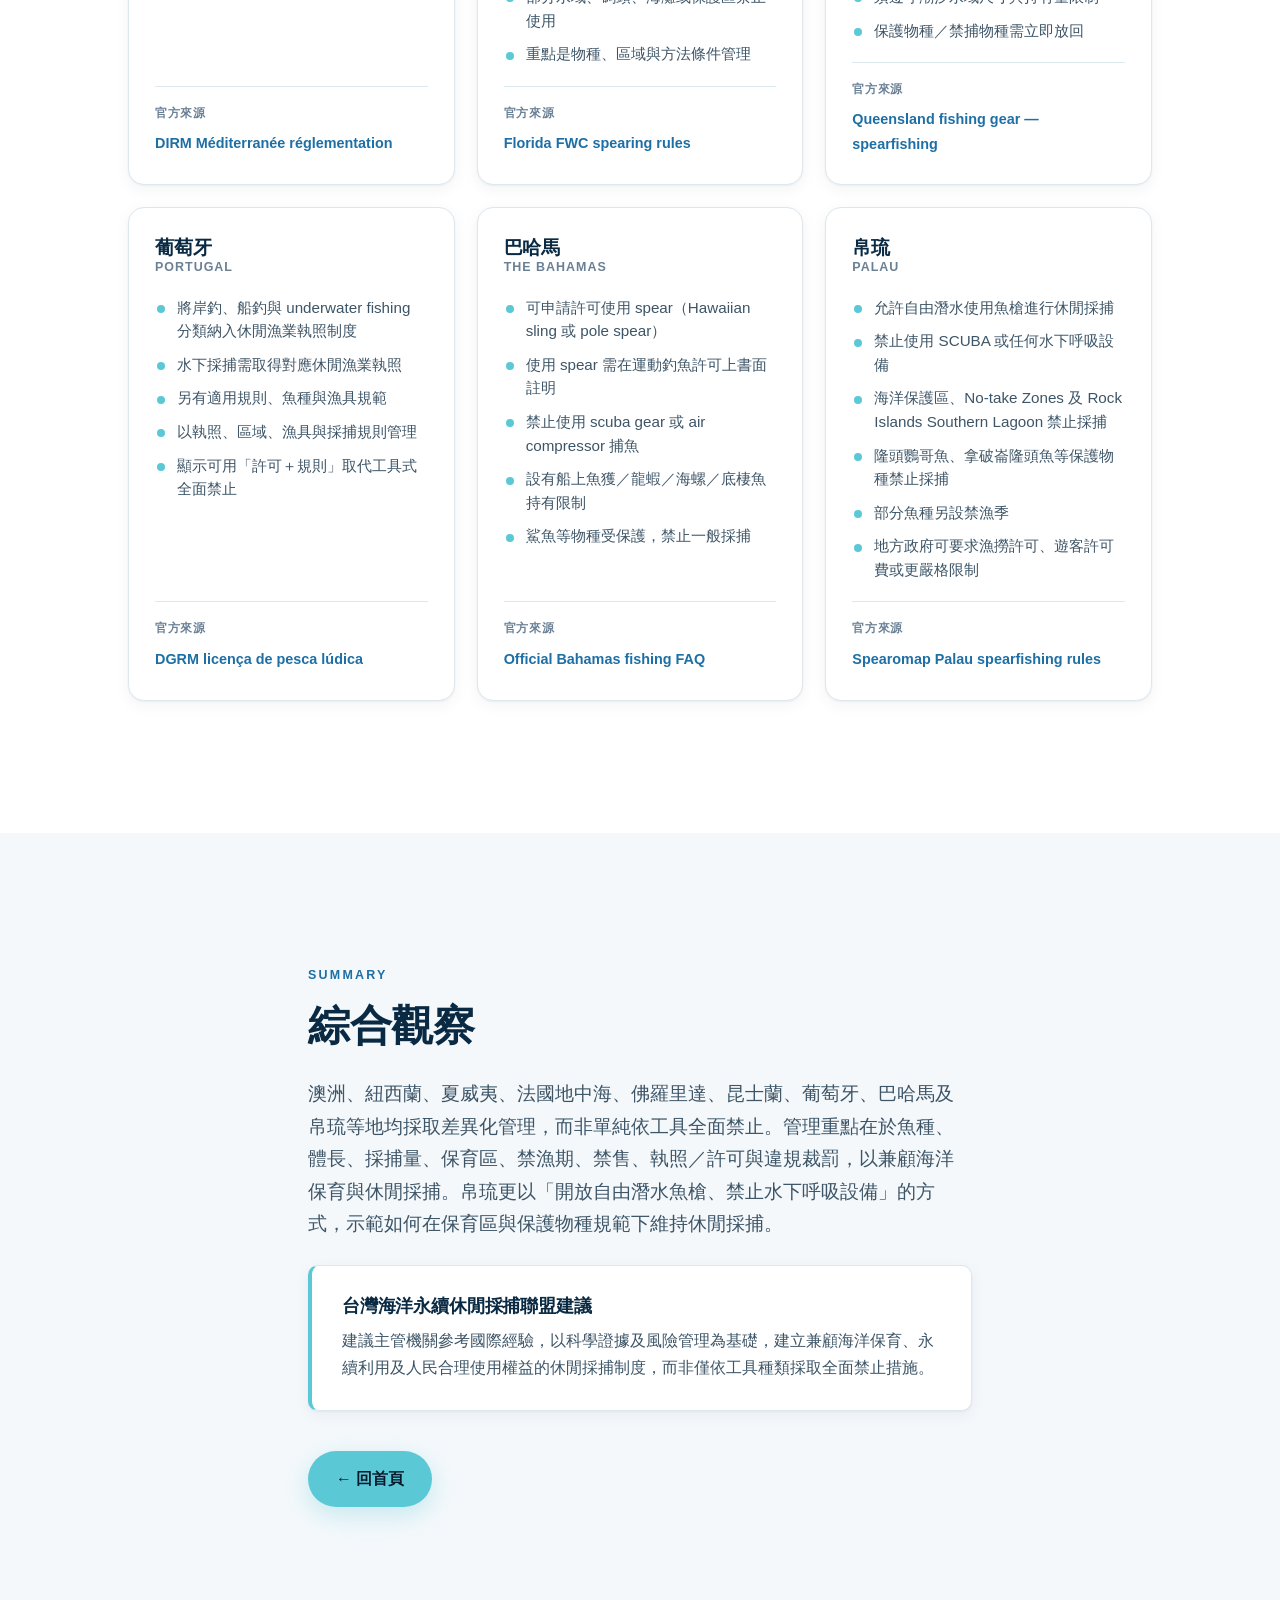
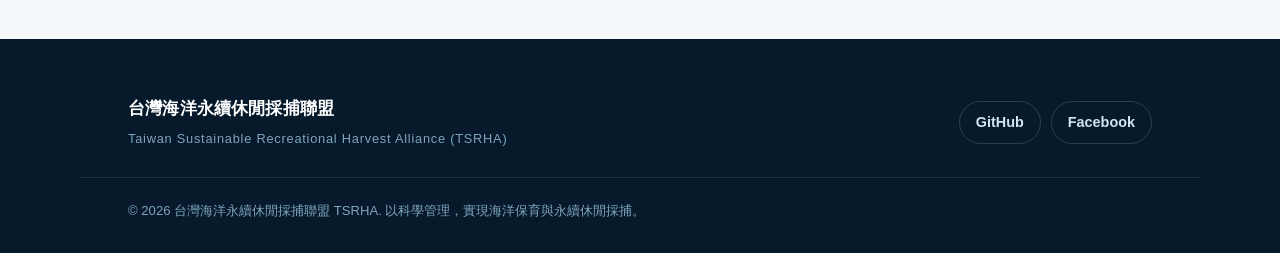
<file: international-cases.html>
<!DOCTYPE html>
<html lang="zh-Hant">
<head>
  <meta charset="UTF-8">
  <meta name="viewport" content="width=device-width, initial-scale=1.0">
  <meta name="description" content="國際休閒採捕管理制度比較（摘要）：澳洲、紐西蘭、夏威夷、法國地中海、佛羅里達、昆士蘭、葡萄牙、巴哈馬與帛琉等地，多以保育區分級、體長與採捕量限制、禁漁期、保護物種、執照與裁罰進行科學管理，而非全面禁止魚槍或水下休閒採捕。">
  <meta name="theme-color" content="#0a2a43">
  <meta property="og:title" content="國際休閒採捕管理制度比較（摘要）｜台灣海洋永續休閒採捕聯盟 TSRHA">
  <meta property="og:description" content="多數海洋國家並未全面禁止魚槍或水下休閒採捕，而是以科學管理方式進行分級管理。參考國家/地區制度比較與官方來源整理。">
  <meta property="og:type" content="article">
  <title>國際休閒採捕管理制度比較（摘要）｜台灣海洋永續休閒採捕聯盟 TSRHA</title>
  <link rel="stylesheet" href="styles.css">
  <link rel="icon" href="data:image/svg+xml,%3Csvg xmlns='http://www.w3.org/2000/svg' viewBox='0 0 32 32'%3E%3Crect width='32' height='32' rx='7' fill='%230a2a43'/%3E%3Cpath d='M4 20c3 0 3-3 6-3s3 3 6 3 3-3 6-3 3 3 6 3' stroke='%235bc8d6' stroke-width='2.4' fill='none' stroke-linecap='round'/%3E%3Cpath d='M4 25c3 0 3-3 6-3s3 3 6 3 3-3 6-3 3 3 6 3' stroke='%237fd8e3' stroke-width='2' fill='none' stroke-linecap='round' opacity='.6'/%3E%3C/svg%3E">
</head>
<body>
  <a class="skip-link" href="#main">跳至主要內容</a>

  <!-- ============ Header / Navigation ============ -->
  <header class="site-header" id="top">
    <div class="container header-inner">
      <a class="brand" href="index.html" aria-label="台灣海洋永續休閒採捕聯盟 首頁">
        <span class="brand-mark" aria-hidden="true">
          <svg viewBox="0 0 32 32" width="32" height="32" focusable="false">
            <rect width="32" height="32" rx="7" fill="#0a2a43"></rect>
            <path d="M4 20c3 0 3-3 6-3s3 3 6 3 3-3 6-3 3 3 6 3" stroke="#5bc8d6" stroke-width="2.4" fill="none" stroke-linecap="round"></path>
            <path d="M4 25c3 0 3-3 6-3s3 3 6 3 3-3 6-3 3 3 6 3" stroke="#7fd8e3" stroke-width="2" fill="none" stroke-linecap="round" opacity=".6"></path>
          </svg>
        </span>
        <span class="brand-text">
          <span class="brand-zh">台灣海洋永續休閒採捕聯盟</span>
          <span class="brand-en">TSRHA</span>
        </span>
      </a>

      <button class="nav-toggle" id="navToggle" aria-expanded="false" aria-controls="primaryNav" aria-label="開啟選單">
        <span class="nav-toggle-bar" aria-hidden="true"></span>
        <span class="nav-toggle-bar" aria-hidden="true"></span>
        <span class="nav-toggle-bar" aria-hidden="true"></span>
      </button>

      <nav class="primary-nav" id="primaryNav" aria-label="主要導覽">
        <ul>
          <li><a href="index.html#about">About</a></li>
          <li><a href="index.html#current-issue">Current Issue</a></li>
          <li><a href="index.html#our-position">Our Position</a></li>
          <li><a href="index.html#resources">Resources</a></li>
          <li><a class="nav-cta" href="https://line.me/ti/g2/i-rmrj-7EgSHx9O4SZBCc9QsQzSQng6UnqWGpA?utm_source=invitation&amp;utm_medium=link_copy&amp;utm_campaign=default" target="_blank" rel="noopener noreferrer">Join Us</a></li>
        </ul>
      </nav>
    </div>
  </header>

  <main id="main">
    <!-- ============ Page Hero ============ -->
    <section class="subpage-hero" aria-labelledby="page-title">
      <div class="container narrow">
        <a class="back-link" href="index.html">
          <span aria-hidden="true">←</span> 回首頁
        </a>
        <p class="section-eyebrow">International Comparison</p>
        <h1 id="page-title" class="section-title">國際休閒採捕管理制度比較（摘要）</h1>
        <p class="lead">
          多數海洋國家並未全面禁止魚槍（Spearfishing）或水下休閒採捕，而是透過保育區分級、體長限制、每日／持有採捕量、禁漁期、保護物種、禁售、執照或許可（部分國家）及違規裁罰等方式進行科學管理。
        </p>
      </div>
    </section>

    <!-- ============ Cases ============ -->
    <section class="section" aria-labelledby="cases-title">
      <div class="container">
        <p class="section-eyebrow">Case Studies</p>
        <h2 id="cases-title" class="section-title">參考國家/地區制度比較</h2>

        <div class="case-grid">
          <!-- Western Australia -->
          <article class="case-card">
            <h3>澳洲 <span class="case-region-en">Western Australia</span></h3>
            <ul class="case-list">
              <li>合法使用魚槍（Spearfishing）</li>
              <li>保育區分級管理</li>
              <li>最小體長限制</li>
              <li>每日採捕量／持有量限制</li>
              <li>保護物種禁止採捕</li>
              <li>依資源監測調整管理措施</li>
            </ul>
            <p class="case-source">
              <span class="case-source-label">官方來源</span>
              <a href="https://www.dpird.wa.gov.au/individuals/recreational-fishing/recreational-fishing-rules/" target="_blank" rel="noopener noreferrer">DPIRD recreational fishing rules</a>
            </p>
          </article>

          <!-- New Zealand -->
          <article class="case-card">
            <h3>紐西蘭 <span class="case-region-en">New Zealand</span></h3>
            <ul class="case-list">
              <li>合法使用魚槍</li>
              <li>最小體長限制</li>
              <li>每日採捕量限制</li>
              <li>海洋保護區禁止採捕</li>
              <li>特定魚種限制</li>
              <li>以地區規則管理不同漁場</li>
            </ul>
            <p class="case-source">
              <span class="case-source-label">官方來源</span>
              <a href="https://www.mpi.govt.nz/fishing-aquaculture/recreational-fishing/fishing-rules/" target="_blank" rel="noopener noreferrer">MPI recreational fishing rules</a>
            </p>
          </article>

          <!-- Hawaii -->
          <article class="case-card">
            <h3>美國夏威夷 <span class="case-region-en">Hawaii</span></h3>
            <ul class="case-list">
              <li>合法使用魚槍捕魚</li>
              <li>禁止捕捉海龜、海洋哺乳類及多數甲殼類</li>
              <li>魚種及體長限制</li>
              <li>保育區／管制漁區另有規範</li>
              <li>以物種與區域規則管理，而非整類工具全面禁止</li>
            </ul>
            <p class="case-source">
              <span class="case-source-label">官方／參考來源</span>
              <a href="https://dlnr.hawaii.gov/dar/fishing/fishing-regulations/" target="_blank" rel="noopener noreferrer">Hawaii DLNR fishing regulations</a>
            </p>
          </article>

          <!-- Mediterranean Coast -->
          <article class="case-card">
            <h3>法國地中海 <span class="case-region-en">Mediterranean Coast</span></h3>
            <ul class="case-list">
              <li>允許休閒魚槍採捕</li>
              <li>禁止夜間魚槍採捕</li>
              <li>港口、游泳區等特定區域禁止使用</li>
              <li>須遵守保護區及保育物種規範</li>
              <li>以授權區域與安全／保育條件管理</li>
            </ul>
            <p class="case-source">
              <span class="case-source-label">官方來源</span>
              <a href="https://www.dirm.mediterranee.developpement-durable.gouv.fr/la-reglementation-et-les-sites-autorises-sur-tout-a98.html" target="_blank" rel="noopener noreferrer">DIRM Méditerranée réglementation</a>
            </p>
          </article>

          <!-- Florida -->
          <article class="case-card">
            <h3>美國佛羅里達 <span class="case-region-en">Florida</span></h3>
            <ul class="case-list">
              <li>允許 spearing／spearfishing，但列出禁止物種與禁止區域</li>
              <li>禁止或限制捕捉特定受保護魚種、甲殼類及其他物種</li>
              <li>須遵守海水魚種尺寸、袋數與季節規範</li>
              <li>部分水域、碼頭、海灘或保護區禁止使用</li>
              <li>重點是物種、區域與方法條件管理</li>
            </ul>
            <p class="case-source">
              <span class="case-source-label">官方來源</span>
              <a href="https://myfwc.com/fishing/saltwater/recreational/spearing/" target="_blank" rel="noopener noreferrer">Florida FWC spearing rules</a>
            </p>
          </article>

          <!-- Queensland -->
          <article class="case-card">
            <h3>澳洲 <span class="case-region-en">Queensland</span></h3>
            <ul class="case-list">
              <li>可在選定潮汐水域使用 spear／spear gun</li>
              <li>不得使用水下呼吸器（snorkel 以外）捕魚</li>
              <li>封閉季節與封閉水域用於保護魚群、避免過度捕撈及分隔不相容使用</li>
              <li>須遵守潮汐水域尺寸與持有量限制</li>
              <li>保護物種／禁捕物種需立即放回</li>
            </ul>
            <p class="case-source">
              <span class="case-source-label">官方來源</span>
              <a href="https://www.qld.gov.au/recreation/activities/boating-fishing/rec-fishing/rules/equipment" target="_blank" rel="noopener noreferrer">Queensland fishing gear — spearfishing</a>
            </p>
          </article>

          <!-- Portugal -->
          <article class="case-card">
            <h3>葡萄牙 <span class="case-region-en">Portugal</span></h3>
            <ul class="case-list">
              <li>將岸釣、船釣與 underwater fishing 分類納入休閒漁業執照制度</li>
              <li>水下採捕需取得對應休閒漁業執照</li>
              <li>另有適用規則、魚種與漁具規範</li>
              <li>以執照、區域、漁具與採捕規則管理</li>
              <li>顯示可用「許可＋規則」取代工具式全面禁止</li>
            </ul>
            <p class="case-source">
              <span class="case-source-label">官方來源</span>
              <a href="https://www.dgrm.pt/licenca-de-pesca-ludica" target="_blank" rel="noopener noreferrer">DGRM licença de pesca lúdica</a>
            </p>
          </article>

          <!-- The Bahamas -->
          <article class="case-card">
            <h3>巴哈馬 <span class="case-region-en">The Bahamas</span></h3>
            <ul class="case-list">
              <li>可申請許可使用 spear（Hawaiian sling 或 pole spear）</li>
              <li>使用 spear 需在運動釣魚許可上書面註明</li>
              <li>禁止使用 scuba gear 或 air compressor 捕魚</li>
              <li>設有船上魚獲／龍蝦／海螺／底棲魚持有限制</li>
              <li>鯊魚等物種受保護，禁止一般採捕</li>
            </ul>
            <p class="case-source">
              <span class="case-source-label">官方來源</span>
              <a href="https://www.bahamas.com/plan-your-trip/fishing/fishing-faq" target="_blank" rel="noopener noreferrer">Official Bahamas fishing FAQ</a>
            </p>
          </article>

          <!-- Palau -->
          <article class="case-card">
            <h3>帛琉 <span class="case-region-en">Palau</span></h3>
            <ul class="case-list">
              <li>允許自由潛水使用魚槍進行休閒採捕</li>
              <li>禁止使用 SCUBA 或任何水下呼吸設備</li>
              <li>海洋保護區、No-take Zones 及 Rock Islands Southern Lagoon 禁止採捕</li>
              <li>隆頭鸚哥魚、拿破崙隆頭魚等保護物種禁止採捕</li>
              <li>部分魚種另設禁漁季</li>
              <li>地方政府可要求漁撈許可、遊客許可費或更嚴格限制</li>
            </ul>
            <p class="case-source">
              <span class="case-source-label">官方來源</span>
              <a href="https://spearomap.com/da/countries/plw?utm_source=chatgpt.com" target="_blank" rel="noopener noreferrer">Spearomap Palau spearfishing rules</a>
            </p>
          </article>
        </div>
      </div>
    </section>

    <!-- ============ Summary ============ -->
    <section class="section section-alt" aria-labelledby="summary-title">
      <div class="container narrow">
        <p class="section-eyebrow">Summary</p>
        <h2 id="summary-title" class="section-title">綜合觀察</h2>
        <p class="lead">
          澳洲、紐西蘭、夏威夷、法國地中海、佛羅里達、昆士蘭、葡萄牙、巴哈馬及帛琉等地均採取差異化管理，而非單純依工具全面禁止。管理重點在於魚種、體長、採捕量、保育區、禁漁期、禁售、執照／許可與違規裁罰，以兼顧海洋保育與休閒採捕。帛琉更以「開放自由潛水魚槍、禁止水下呼吸設備」的方式，示範如何在保育區與保護物種規範下維持休閒採捕。
        </p>

        <div class="callout">
          <h3>台灣海洋永續休閒採捕聯盟建議</h3>
          <p>
            建議主管機關參考國際經驗，以科學證據及風險管理為基礎，建立兼顧海洋保育、永續利用及人民合理使用權益的休閒採捕制度，而非僅依工具種類採取全面禁止措施。
          </p>
        </div>

        <div class="section-cta">
          <a class="btn btn-primary" href="index.html">← 回首頁</a>
        </div>
      </div>
    </section>
  </main>

  <!-- ============ Footer ============ -->
  <footer class="site-footer" aria-labelledby="footer-title">
    <div class="container footer-inner">
      <div class="footer-brand">
        <span class="brand-zh" id="footer-title">台灣海洋永續休閒採捕聯盟</span>
        <span class="brand-en">Taiwan Sustainable Recreational Harvest Alliance (TSRHA)</span>
      </div>
      <nav class="footer-links" aria-label="頁尾連結">
        <a href="https://github.com/" rel="noopener">GitHub</a>
        <a href="https://www.facebook.com/profile.php?id=61591621356307" target="_blank" rel="noopener noreferrer">Facebook</a>
      </nav>
    </div>
    <div class="container footer-copy">
      <p>© 2026 台灣海洋永續休閒採捕聯盟 TSRHA. 以科學管理，實現海洋保育與永續休閒採捕。</p>
    </div>
  </footer>

  <button class="to-top" id="toTop" aria-label="回到頂部" hidden>
    <span aria-hidden="true">↑</span>
  </button>

  <script src="script.js"></script>
</body>
</html>
</file>
<file: styles.css>
/* ============================================================
   TSRHA — 台灣海洋永續休閒採捕聯盟
   Minimal · deep blue · ocean · modern policy organization
   No external fonts / images / CDNs.
   ============================================================ */

:root {
  /* Deep blue ocean palette */
  --navy-900: #061a2b;
  --navy-800: #0a2a43;
  --navy-700: #0f3a5c;
  --navy-600: #14507d;
  --blue-500: #1d6fa5;
  --teal-400: #5bc8d6;
  --teal-300: #7fd8e3;

  --ink: #0c2231;
  --ink-soft: #3d5567;
  --ink-faint: #6a8095;

  --paper: #ffffff;
  --paper-2: #f4f8fb;
  --paper-3: #eaf1f6;
  --line: #dce7ee;

  --focus: #1d6fa5;

  --maxw: 1120px;
  --radius: 16px;
  --radius-sm: 10px;
  --shadow-sm: 0 1px 2px rgba(10, 42, 67, .05), 0 4px 16px rgba(10, 42, 67, .05);
  --shadow-md: 0 12px 40px rgba(10, 42, 67, .12);

  --ease: cubic-bezier(.22, .61, .36, 1);

  --font: -apple-system, BlinkMacSystemFont, "Segoe UI", Roboto,
          "Helvetica Neue", "PingFang TC", "Microsoft JhengHei",
          "Noto Sans TC", sans-serif;
}

*, *::before, *::after { box-sizing: border-box; }

html { scroll-behavior: smooth; scroll-padding-top: 84px; }

body {
  margin: 0;
  font-family: var(--font);
  color: var(--ink);
  background: var(--paper);
  line-height: 1.7;
  -webkit-font-smoothing: antialiased;
  text-rendering: optimizeLegibility;
}

h1, h2, h3 { line-height: 1.25; margin: 0; letter-spacing: -.01em; }
p { margin: 0; }
a { color: inherit; }
img, svg { display: block; max-width: 100%; }

/* ---------- Accessibility ---------- */
.skip-link {
  position: absolute;
  left: 12px;
  top: -60px;
  z-index: 200;
  background: var(--navy-800);
  color: #fff;
  padding: 10px 18px;
  border-radius: var(--radius-sm);
  transition: top .2s var(--ease);
}
.skip-link:focus { top: 12px; }

:focus-visible {
  outline: 3px solid var(--focus);
  outline-offset: 3px;
  border-radius: 4px;
}

/* ---------- Layout helpers ---------- */
.container {
  width: 100%;
  max-width: var(--maxw);
  margin: 0 auto;
  padding-inline: clamp(20px, 5vw, 48px);
}
.narrow { max-width: 760px; }

.section { padding-block: clamp(72px, 11vw, 132px); }
.section-alt { background: var(--paper-2); }

.section-eyebrow {
  font-size: .78rem;
  font-weight: 700;
  letter-spacing: .18em;
  text-transform: uppercase;
  color: var(--blue-500);
  margin-bottom: 14px;
}
.section-title {
  font-size: clamp(1.7rem, 4vw, 2.6rem);
  color: var(--navy-800);
  margin-bottom: 26px;
}
.lead {
  font-size: clamp(1.05rem, 2vw, 1.2rem);
  color: var(--ink-soft);
  max-width: 62ch;
}

/* ============================================================
   Header / Navigation
   ============================================================ */
.site-header {
  position: sticky;
  top: 0;
  z-index: 100;
  background: rgba(255, 255, 255, .82);
  backdrop-filter: saturate(160%) blur(12px);
  border-bottom: 1px solid var(--line);
}
.header-inner {
  display: flex;
  align-items: center;
  justify-content: space-between;
  gap: 20px;
  min-height: 68px;
}
.brand {
  display: flex;
  align-items: center;
  gap: 12px;
  text-decoration: none;
  color: var(--navy-800);
}
.brand-mark { flex: 0 0 auto; display: flex; }
.brand-mark svg { border-radius: 8px; box-shadow: var(--shadow-sm); }
.brand-text { display: flex; flex-direction: column; line-height: 1.15; }
.brand-zh { font-weight: 800; font-size: 1rem; letter-spacing: .01em; }
.brand-en { font-size: .72rem; color: var(--ink-faint); letter-spacing: .12em; }

.primary-nav ul {
  display: flex;
  align-items: center;
  gap: 4px;
  list-style: none;
  margin: 0;
  padding: 0;
}
.primary-nav a {
  display: inline-block;
  padding: 8px 12px;
  font-size: .9rem;
  font-weight: 600;
  color: var(--ink-soft);
  text-decoration: none;
  border-radius: 8px;
  transition: color .2s var(--ease), background .2s var(--ease);
}
.primary-nav a:hover { color: var(--navy-800); background: var(--paper-3); }
.primary-nav a.is-active { color: var(--navy-800); background: var(--paper-3); }
.primary-nav a.nav-cta {
  background: var(--navy-800);
  color: #fff;
  margin-left: 6px;
}
.primary-nav a.nav-cta:hover { background: var(--navy-700); }
.primary-nav a.nav-cta.is-active { background: var(--navy-700); }

.nav-toggle {
  display: none;
  flex-direction: column;
  justify-content: center;
  gap: 5px;
  width: 44px;
  height: 44px;
  padding: 0;
  border: 1px solid var(--line);
  border-radius: 10px;
  background: #fff;
  cursor: pointer;
}
.nav-toggle-bar {
  width: 20px;
  height: 2px;
  margin: 0 auto;
  background: var(--navy-800);
  border-radius: 2px;
  transition: transform .25s var(--ease), opacity .2s var(--ease);
}
.nav-toggle[aria-expanded="true"] .nav-toggle-bar:nth-child(1) { transform: translateY(7px) rotate(45deg); }
.nav-toggle[aria-expanded="true"] .nav-toggle-bar:nth-child(2) { opacity: 0; }
.nav-toggle[aria-expanded="true"] .nav-toggle-bar:nth-child(3) { transform: translateY(-7px) rotate(-45deg); }

/* ============================================================
   Hero
   ============================================================ */
.hero {
  position: relative;
  overflow: hidden;
  color: #eaf6fb;
  background:
    linear-gradient(90deg, rgba(6, 26, 43, .94) 0%, rgba(6, 26, 43, .74) 46%, rgba(6, 26, 43, .34) 100%),
    linear-gradient(0deg, rgba(6, 26, 43, .55), rgba(6, 26, 43, .12)),
    url("assets/hero-coast.webp") center / cover no-repeat,
    linear-gradient(160deg, var(--navy-900) 0%, var(--navy-800) 40%, var(--navy-700) 78%, var(--navy-600) 100%);
  isolation: isolate;
}
.hero-inner {
  position: relative;
  z-index: 2;
  padding-block: clamp(96px, 17vw, 190px);
  max-width: 900px;
}
.hero-bg { position: absolute; inset: 0; z-index: 1; }
/* soft radial light + subtle grain via gradients */
.hero-bg::before {
  content: "";
  position: absolute;
  inset: 0;
  background:
    radial-gradient(120% 80% at 78% 8%, rgba(91, 200, 214, .22), transparent 55%),
    radial-gradient(90% 70% at 10% 100%, rgba(29, 111, 165, .35), transparent 60%);
}
.hero-waves { position: absolute; inset: 0; overflow: hidden; }
.wave {
  position: absolute;
  left: -25%;
  right: -25%;
  height: 46%;
  bottom: -12%;
  background: radial-gradient(60% 100% at 50% 0, rgba(127, 216, 227, .10), transparent 70%);
  border-radius: 44% 56% 50% 50% / 100% 100% 0 0;
  filter: blur(2px);
  animation: waveFloat 14s ease-in-out infinite;
}
.wave-1 { bottom: -18%; opacity: .55; }
.wave-2 { bottom: -10%; opacity: .4; animation-duration: 18s; animation-delay: -3s; }
.wave-3 { bottom: -4%;  opacity: .3; animation-duration: 22s; animation-delay: -7s; }
@keyframes waveFloat {
  0%, 100% { transform: translateY(0) scaleX(1); }
  50%      { transform: translateY(-14px) scaleX(1.04); }
}

.hero-eyebrow {
  display: inline-flex;
  align-items: center;
  flex-wrap: wrap;
  gap: 8px;
  font-size: .82rem;
  letter-spacing: .06em;
  color: var(--teal-300);
  font-weight: 600;
  margin-bottom: 22px;
}
.hero-eyebrow .dot { opacity: .6; }
.hero-title {
  font-size: clamp(2.1rem, 5.2vw, 3.4rem);
  font-weight: 800;
  color: #fff;
  line-height: 1.22;
  letter-spacing: -.005em;
  margin-bottom: 20px;
  text-wrap: balance;
}
.hero-sub {
  font-size: clamp(1.05rem, 2.4vw, 1.35rem);
  color: #cfe6f2;
  max-width: 40ch;
  margin-bottom: 30px;
}
.hero-tagline {
  font-size: clamp(1rem, 2vw, 1.15rem);
  color: #eaf6fb;
  font-weight: 600;
  margin-bottom: 4px;
}
.hero-tagline-en {
  font-size: .92rem;
  color: #9fc6db;
  letter-spacing: .01em;
  margin-bottom: 36px;
}
.hero-actions { display: flex; flex-wrap: wrap; gap: 14px; }

.scroll-hint {
  position: absolute;
  left: 50%;
  bottom: 26px;
  transform: translateX(-50%);
  z-index: 2;
  width: 26px;
  height: 42px;
  border: 2px solid rgba(234, 246, 251, .5);
  border-radius: 14px;
}
.scroll-hint span {
  position: absolute;
  left: 50%;
  top: 9px;
  width: 4px;
  height: 8px;
  margin-left: -2px;
  background: var(--teal-300);
  border-radius: 2px;
  animation: scrollDot 1.8s var(--ease) infinite;
}
@keyframes scrollDot {
  0% { opacity: 0; transform: translateY(0); }
  30% { opacity: 1; }
  100% { opacity: 0; transform: translateY(14px); }
}

/* ============================================================
   Buttons
   ============================================================ */
.btn {
  display: inline-flex;
  align-items: center;
  justify-content: center;
  gap: 8px;
  padding: 13px 26px;
  font-size: .98rem;
  font-weight: 700;
  text-decoration: none;
  border-radius: 999px;
  border: 2px solid transparent;
  cursor: pointer;
  transition: transform .18s var(--ease), background .2s var(--ease),
              border-color .2s var(--ease), color .2s var(--ease), box-shadow .2s var(--ease);
}
.btn:hover { transform: translateY(-2px); }
.btn:active { transform: translateY(0); }
.btn-primary {
  background: var(--teal-400);
  color: var(--navy-900);
  box-shadow: 0 8px 24px rgba(91, 200, 214, .3);
}
.btn-primary:hover { background: var(--teal-300); }
.btn-outline {
  background: transparent;
  color: #eaf6fb;
  border-color: rgba(234, 246, 251, .5);
}
.btn-outline:hover { border-color: #eaf6fb; background: rgba(234, 246, 251, .08); }
.btn-lg { padding: 16px 40px; font-size: 1.05rem; }

/* On light sections, outline variant re-tint handled inline via context */
.section .btn-primary { color: var(--navy-900); }

/* ============================================================
   About
   ============================================================ */
.belief-line {
  margin-top: 22px;
  font-size: clamp(1.1rem, 2.4vw, 1.5rem);
  color: var(--navy-800);
}
.belief-line strong { color: var(--blue-500); }
.belief-pills, .need-pills {
  display: flex;
  flex-wrap: wrap;
  gap: 12px;
  list-style: none;
  padding: 0;
  margin: 28px 0 0;
}
.belief-pills li, .need-pills li {
  padding: 9px 20px;
  background: var(--paper-2);
  border: 1px solid var(--line);
  border-radius: 999px;
  font-weight: 600;
  color: var(--navy-700);
  font-size: .95rem;
}

/* ============================================================
   Timeline (Current Issue)
   ============================================================ */
.timeline {
  display: flex;
  flex-wrap: wrap;
  gap: 8px 0;
  list-style: none;
  margin: 40px 0 0;
  padding: 0;
  counter-reset: step;
}
.timeline-step {
  position: relative;
  flex: 1 1 0;
  min-width: 120px;
  padding-top: 34px;
  text-align: center;
}
.timeline-step::before {
  content: "";
  position: absolute;
  top: 11px;
  left: 50%;
  right: -50%;
  height: 2px;
  background: var(--line);
}
.timeline-step:last-child::before { display: none; }
.timeline-step.is-done::before { background: var(--teal-400); }
.timeline-node {
  position: absolute;
  top: 4px;
  left: 50%;
  transform: translateX(-50%);
  width: 16px;
  height: 16px;
  border-radius: 50%;
  background: #fff;
  border: 3px solid var(--line);
  z-index: 1;
}
.is-done .timeline-node { border-color: var(--teal-400); background: var(--teal-400); }
.is-current .timeline-node {
  border-color: var(--blue-500);
  background: #fff;
  box-shadow: 0 0 0 5px rgba(29, 111, 165, .18);
}
.timeline-label {
  display: inline-flex;
  flex-direction: column;
  align-items: center;
  gap: 6px;
  font-weight: 600;
  color: var(--navy-700);
  font-size: .95rem;
}
.timeline-tag {
  font-size: .72rem;
  font-weight: 700;
  color: #fff;
  background: var(--blue-500);
  padding: 2px 10px;
  border-radius: 999px;
  letter-spacing: .04em;
}

.section-cta { margin-top: 40px; }

/* ============================================================
   Cards (Our Position)
   ============================================================ */
.card-grid {
  display: grid;
  grid-template-columns: repeat(auto-fit, minmax(220px, 1fr));
  gap: 20px;
  margin-top: 8px;
}
.card {
  background: var(--paper);
  border: 1px solid var(--line);
  border-radius: var(--radius);
  padding: 30px 26px;
  box-shadow: var(--shadow-sm);
  transition: transform .22s var(--ease), box-shadow .22s var(--ease), border-color .22s var(--ease);
}
.card:hover {
  transform: translateY(-4px);
  box-shadow: var(--shadow-md);
  border-color: #cadeeb;
}
.card-icon {
  display: inline-flex;
  align-items: center;
  justify-content: center;
  width: 48px;
  height: 48px;
  border-radius: 12px;
  background: linear-gradient(150deg, var(--navy-800), var(--blue-500));
  color: var(--teal-300);
  font-size: 1.4rem;
  margin-bottom: 18px;
}
.card h3 { font-size: 1.15rem; color: var(--navy-800); margin-bottom: 10px; }
.card p { color: var(--ink-soft); font-size: .96rem; }
.position-note {
  margin-top: 34px;
  font-size: clamp(1rem, 2vw, 1.2rem);
  color: var(--ink-soft);
}
.position-note strong { color: var(--navy-800); }

/* ============================================================
   Actions
   ============================================================ */
.action-list {
  display: grid;
  grid-template-columns: repeat(auto-fit, minmax(200px, 1fr));
  gap: 14px;
  list-style: none;
  margin: 8px 0 0;
  padding: 0;
}
.action-list li {
  display: flex;
  align-items: center;
  gap: 16px;
  padding: 20px 24px;
  background: var(--paper);
  border: 1px solid var(--line);
  border-radius: var(--radius-sm);
  transition: transform .2s var(--ease), box-shadow .2s var(--ease);
}
.action-list li:hover { transform: translateX(4px); box-shadow: var(--shadow-sm); }
.action-num {
  font-size: 1.1rem;
  font-weight: 800;
  color: var(--teal-400);
  font-variant-numeric: tabular-nums;
}
.action-text { font-weight: 600; color: var(--navy-800); }

/* ============================================================
   Latest Updates
   ============================================================ */
.updates-grid {
  display: grid;
  grid-template-columns: repeat(auto-fit, minmax(260px, 1fr));
  gap: 22px;
  margin-top: 8px;
}
.update-card {
  display: flex;
  flex-direction: column;
  gap: 12px;
  padding: 28px;
  background: var(--paper);
  border: 1px solid var(--line);
  border-radius: var(--radius);
  box-shadow: var(--shadow-sm);
  transition: transform .22s var(--ease), box-shadow .22s var(--ease);
}
.update-card:hover { transform: translateY(-4px); box-shadow: var(--shadow-md); }
.update-date {
  font-size: .82rem;
  font-weight: 700;
  letter-spacing: .06em;
  color: var(--blue-500);
  font-variant-numeric: tabular-nums;
}
.update-card h3 { font-size: 1.12rem; color: var(--navy-800); }
.update-card p { color: var(--ink-soft); font-size: .95rem; flex: 1; }
.update-more { font-size: .88rem; font-weight: 700; color: var(--blue-500); }

/* ============================================================
   Resources
   ============================================================ */
.resource-grid {
  display: grid;
  grid-template-columns: repeat(auto-fit, minmax(160px, 1fr));
  gap: 16px;
  margin-top: 30px;
}
.resource-btn {
  display: flex;
  align-items: center;
  justify-content: center;
  padding: 22px 18px;
  background: var(--paper);
  border: 1px solid var(--line);
  border-radius: var(--radius-sm);
  font-weight: 700;
  color: var(--navy-800);
  text-decoration: none;
  transition: transform .2s var(--ease), border-color .2s var(--ease), color .2s var(--ease), box-shadow .2s var(--ease);
}
.resource-btn:hover {
  transform: translateY(-3px);
  border-color: var(--teal-400);
  color: var(--blue-500);
  box-shadow: var(--shadow-sm);
}

/* ============================================================
   Join
   ============================================================ */
.join .need-pills li { background: #fff; }

/* ============================================================
   Footer
   ============================================================ */
.site-footer {
  background: var(--navy-900);
  color: #b9d3e2;
  padding-block: 56px 30px;
}
.footer-inner {
  display: flex;
  flex-wrap: wrap;
  align-items: center;
  justify-content: space-between;
  gap: 24px;
  padding-bottom: 28px;
  border-bottom: 1px solid rgba(255, 255, 255, .1);
}
.footer-brand { display: flex; flex-direction: column; gap: 4px; }
.footer-brand .brand-zh { color: #fff; font-weight: 800; font-size: 1.05rem; }
.footer-brand .brand-en { color: #7fa5bd; font-size: .8rem; letter-spacing: .06em; }
.footer-links { display: flex; gap: 10px; flex-wrap: wrap; }
.footer-links a {
  padding: 8px 16px;
  font-weight: 600;
  font-size: .9rem;
  color: #cfe6f2;
  text-decoration: none;
  border: 1px solid rgba(255, 255, 255, .16);
  border-radius: 999px;
  transition: background .2s var(--ease), border-color .2s var(--ease);
}
.footer-links a:hover { background: rgba(255, 255, 255, .08); border-color: rgba(255, 255, 255, .4); }
.footer-copy { margin-top: 22px; }
.footer-copy p { font-size: .82rem; color: #7fa5bd; }

/* ============================================================
   Subpage (International Cases)
   ============================================================ */
.subpage-hero {
  background: linear-gradient(160deg, var(--navy-900) 0%, var(--navy-800) 45%, var(--navy-700) 100%);
  color: #eaf6fb;
  padding-block: clamp(96px, 14vw, 150px) clamp(56px, 9vw, 96px);
}
.subpage-hero .section-eyebrow { color: var(--teal-300); }
.subpage-hero .section-title { color: #fff; }
.subpage-hero .lead { color: #cfe3f0; }
.back-link {
  display: inline-flex;
  align-items: center;
  gap: 8px;
  margin-bottom: 26px;
  font-weight: 600;
  font-size: .95rem;
  color: var(--teal-300);
  text-decoration: none;
  transition: color .2s var(--ease), gap .2s var(--ease);
}
.back-link:hover { color: #fff; gap: 12px; }

.case-grid {
  display: grid;
  grid-template-columns: repeat(auto-fit, minmax(300px, 1fr));
  gap: 22px;
  margin-top: 40px;
}
.case-card {
  display: flex;
  flex-direction: column;
  background: var(--paper);
  border: 1px solid var(--line);
  border-radius: var(--radius);
  padding: 28px 26px;
  box-shadow: var(--shadow-sm);
  transition: transform .22s var(--ease), box-shadow .22s var(--ease), border-color .22s var(--ease);
}
.case-card:hover {
  transform: translateY(-4px);
  box-shadow: var(--shadow-md);
  border-color: #cadeeb;
}
.case-card h3 {
  font-size: 1.2rem;
  color: var(--navy-800);
  margin: 0 0 4px;
}
.case-region-en {
  display: block;
  font-size: .78rem;
  font-weight: 600;
  letter-spacing: .08em;
  text-transform: uppercase;
  color: var(--ink-faint);
  margin-bottom: 16px;
}
.case-list {
  list-style: none;
  margin: 0 0 20px;
  padding: 0;
  display: flex;
  flex-direction: column;
  gap: 10px;
}
.case-list li {
  position: relative;
  padding-left: 22px;
  color: var(--ink-soft);
  font-size: .95rem;
  line-height: 1.55;
}
.case-list li::before {
  content: "";
  position: absolute;
  left: 2px;
  top: .62em;
  width: 8px;
  height: 8px;
  border-radius: 50%;
  background: var(--teal-400);
}
.case-source {
  margin-top: auto;
  padding-top: 16px;
  border-top: 1px solid var(--line);
}
.case-source a {
  display: inline-flex;
  align-items: center;
  gap: 6px;
  font-weight: 700;
  font-size: .9rem;
  color: var(--blue-500);
  text-decoration: none;
  overflow-wrap: anywhere;
}
.case-source a:hover { color: var(--navy-700); text-decoration: underline; }
.case-source-label {
  display: block;
  font-size: .74rem;
  font-weight: 600;
  letter-spacing: .06em;
  text-transform: uppercase;
  color: var(--ink-faint);
  margin-bottom: 6px;
}

/* ============================================================
   Policy History Context
   ============================================================ */
.context-summary-card {
  position: relative;
  overflow: hidden;
  padding: clamp(26px, 5vw, 42px);
  background: linear-gradient(135deg, rgba(10, 42, 67, .98), rgba(20, 80, 125, .92));
  color: #eaf6fb;
  border-radius: var(--radius);
  box-shadow: var(--shadow-md);
}
.context-summary-card::after {
  content: "";
  position: absolute;
  right: -80px;
  top: -80px;
  width: 220px;
  height: 220px;
  border-radius: 50%;
  background: radial-gradient(circle, rgba(127, 216, 227, .28), rgba(127, 216, 227, 0) 68%);
}
.context-summary-card p {
  position: relative;
  z-index: 1;
  max-width: 76ch;
  font-size: clamp(1.05rem, 2.2vw, 1.22rem);
}
.history-timeline {
  position: relative;
  list-style: none;
  margin: 36px 0 0;
  padding: 0;
}
.history-timeline::before {
  content: "";
  position: absolute;
  left: 132px;
  top: 10px;
  bottom: 10px;
  width: 3px;
  background: linear-gradient(var(--teal-400), var(--blue-500));
  border-radius: 999px;
}
.history-timeline li {
  position: relative;
  display: grid;
  grid-template-columns: 110px minmax(0, 1fr);
  gap: 46px;
  align-items: start;
  padding: 0 0 34px;
}
.history-timeline li::before {
  content: "";
  position: absolute;
  left: 122px;
  top: 8px;
  width: 22px;
  height: 22px;
  border-radius: 50%;
  background: var(--paper);
  border: 5px solid var(--teal-400);
  box-shadow: 0 0 0 5px rgba(91, 200, 214, .16);
}
.history-timeline time {
  display: inline-flex;
  justify-content: flex-end;
  color: var(--blue-500);
  font-weight: 800;
  font-variant-numeric: tabular-nums;
}
.history-timeline div {
  background: var(--paper);
  border: 1px solid var(--line);
  border-radius: var(--radius-sm);
  padding: 20px 22px;
  box-shadow: var(--shadow-sm);
}
.history-timeline h3 { color: var(--navy-800); font-size: 1.08rem; margin-bottom: 7px; }
.history-timeline p { color: var(--ink-soft); font-size: .95rem; }
.history-timeline .is-major div { border-left: 5px solid var(--blue-500); }
.history-timeline .is-deadline div { border-left: 5px solid #d97706; background: #fffaf0; }
.history-timeline .is-deadline::before { border-color: #d97706; box-shadow: 0 0 0 5px rgba(217, 119, 6, .13); }
.milestone-grid {
  display: grid;
  grid-template-columns: repeat(auto-fit, minmax(280px, 1fr));
  gap: 20px;
  margin-top: 28px;
}
.milestone-card,
.takeaway-list article {
  background: var(--paper);
  border: 1px solid var(--line);
  border-radius: var(--radius);
  padding: 26px;
  box-shadow: var(--shadow-sm);
}
.milestone-card span {
  display: inline-flex;
  align-items: center;
  justify-content: center;
  width: 42px;
  height: 42px;
  margin-bottom: 14px;
  border-radius: 50%;
  background: rgba(91, 200, 214, .18);
  color: var(--navy-800);
  font-weight: 800;
}
.milestone-card h3,
.takeaway-list h3 { color: var(--navy-800); font-size: 1.12rem; margin-bottom: 10px; }
.milestone-card p,
.takeaway-list p { color: var(--ink-soft); font-size: .95rem; }
.mindmap {
  position: relative;
  display: grid;
  grid-template-columns: repeat(3, minmax(0, 1fr));
  grid-template-rows: auto auto auto;
  gap: 24px;
  align-items: center;
  margin-top: 34px;
}
.actor-grid {
  display: grid;
  grid-template-columns: repeat(auto-fit, minmax(260px, 1fr));
  gap: 20px;
  margin-top: 32px;
}
.actor-card {
  background: var(--paper);
  border: 1px solid var(--line);
  border-top: 5px solid var(--teal-400);
  border-radius: var(--radius);
  padding: 24px;
  box-shadow: var(--shadow-sm);
}
.actor-card-primary { border-top-color: var(--blue-500); }
.actor-card-warn { border-top-color: #d97706; }
.actor-card-opposition { border-top-color: #7c3aed; }
.actor-label {
  display: inline-flex;
  margin-bottom: 12px;
  padding: 4px 10px;
  border-radius: 999px;
  background: var(--paper-2);
  color: var(--blue-500);
  font-size: .75rem;
  font-weight: 800;
  letter-spacing: .08em;
}
.actor-card h3 { color: var(--navy-800); font-size: 1.12rem; margin-bottom: 10px; }
.actor-card p { color: var(--ink-soft); font-size: .95rem; }
.policy-flow {
  display: grid;
  grid-template-columns: repeat(6, minmax(150px, 1fr));
  gap: 14px;
  margin-top: 30px;
  overflow-x: auto;
  padding-bottom: 8px;
}
.policy-flow div {
  position: relative;
  min-width: 150px;
  padding: 20px 18px;
  background: var(--paper);
  border: 1px solid var(--line);
  border-radius: var(--radius-sm);
  box-shadow: var(--shadow-sm);
}
.policy-flow div:not(:last-child)::after {
  content: "→";
  position: absolute;
  right: -16px;
  top: 50%;
  transform: translateY(-50%);
  z-index: 2;
  width: 28px;
  height: 28px;
  display: grid;
  place-items: center;
  border-radius: 50%;
  background: var(--navy-800);
  color: #fff;
  font-weight: 800;
}
.policy-flow span {
  display: block;
  color: var(--blue-500);
  font-size: .78rem;
  font-weight: 800;
  letter-spacing: .06em;
  margin-bottom: 8px;
}
.policy-flow strong { display: block; color: var(--navy-800); line-height: 1.35; }
.policy-flow p { margin-top: 8px; color: var(--ink-soft); font-size: .88rem; line-height: 1.45; }
.driver-opposition-grid {
  display: grid;
  grid-template-columns: minmax(0, 1fr) minmax(0, 1fr);
  gap: 22px;
  margin-top: 30px;
}
.critique-strip {
  display: grid;
  grid-template-columns: repeat(6, minmax(150px, 1fr));
  gap: 12px;
  margin-top: 28px;
  overflow-x: auto;
  padding-bottom: 6px;
}
.critique-strip div {
  min-width: 150px;
  padding: 16px 14px;
  border-radius: var(--radius-sm);
  background: #fff;
  border: 1px solid var(--line);
  box-shadow: var(--shadow-sm);
}
.critique-strip strong { display: block; color: var(--navy-800); margin-bottom: 6px; }
.critique-strip span { display: block; color: var(--ink-soft); font-size: .88rem; line-height: 1.45; }
.driver-card {
  background: var(--paper);
  border: 1px solid var(--line);
  border-radius: var(--radius);
  padding: clamp(24px, 4vw, 32px);
  box-shadow: var(--shadow-sm);
}
.driver-card h3 { color: var(--navy-800); font-size: 1.22rem; margin-bottom: 16px; }
.driver-card ul,
.opposition-steps { margin: 0; padding: 0; list-style: none; }
.driver-card ul { display: flex; flex-direction: column; gap: 13px; }
.driver-card ul li {
  position: relative;
  padding-left: 22px;
  color: var(--ink-soft);
  font-size: .96rem;
}
.driver-card ul li::before {
  content: "";
  position: absolute;
  left: 2px;
  top: .7em;
  width: 8px;
  height: 8px;
  border-radius: 50%;
  background: var(--teal-400);
}
.driver-card strong { color: var(--navy-800); }
.driver-note {
  margin-top: 20px;
  padding: 18px 20px;
  border-left: 4px solid #d97706;
  border-radius: var(--radius-sm);
  background: #fffaf0;
  color: var(--ink-soft);
  font-size: .95rem;
}
.opposition-card { border-top: 5px solid #7c3aed; }
.opposition-steps { display: flex; flex-direction: column; gap: 14px; }
.opposition-steps li {
  display: grid;
  grid-template-columns: 82px minmax(0, 1fr);
  gap: 14px;
  align-items: start;
  padding: 14px;
  background: var(--paper-2);
  border: 1px solid var(--line);
  border-radius: var(--radius-sm);
}
.opposition-steps span {
  display: inline-flex;
  justify-content: center;
  padding: 4px 8px;
  border-radius: 999px;
  background: rgba(124, 58, 237, .1);
  color: #5b21b6;
  font-size: .82rem;
  font-weight: 800;
}
.opposition-steps p { color: var(--ink-soft); font-size: .94rem; line-height: 1.55; }
.credit-note {
  margin-top: 18px;
  padding: 18px 20px;
  border-radius: var(--radius-sm);
  background: rgba(124, 58, 237, .08);
  border: 1px solid rgba(124, 58, 237, .18);
}
.credit-note h4 { margin: 0 0 8px; color: var(--navy-800); font-size: 1rem; }
.credit-note p { color: var(--ink-soft); font-size: .94rem; }
.accountability-grid {
  display: grid;
  grid-template-columns: repeat(auto-fit, minmax(260px, 1fr));
  gap: 20px;
  margin-top: 24px;
}
.accountability-card,
.fairness-alert {
  background: var(--paper);
  border: 1px solid var(--line);
  border-radius: var(--radius);
  padding: 24px;
  box-shadow: var(--shadow-sm);
}
.fairness-alert {
  margin-bottom: 22px;
  border-left: 6px solid #dc2626;
  background: #fff7f7;
}
.accountability-card { border-top: 5px solid #dc2626; }
.accountability-card h3,
.fairness-alert h3 { color: var(--navy-800); font-size: 1.15rem; margin-bottom: 10px; }
.accountability-card p,
.fairness-alert p { color: var(--ink-soft); font-size: .95rem; }
.strategy-card {
  padding: clamp(26px, 5vw, 40px);
  background: linear-gradient(135deg, #fff, var(--paper-2));
  border: 1px solid var(--line);
  border-radius: var(--radius);
  box-shadow: var(--shadow-sm);
}
.strategy-card > p {
  max-width: 78ch;
  color: var(--ink-soft);
  font-size: clamp(1.02rem, 2vw, 1.15rem);
}
.strategy-card ul {
  display: grid;
  grid-template-columns: repeat(auto-fit, minmax(240px, 1fr));
  gap: 14px;
  margin: 24px 0 0;
  padding: 0;
  list-style: none;
}
.strategy-card li {
  padding: 18px;
  background: #fff;
  border: 1px solid var(--line);
  border-radius: var(--radius-sm);
  color: var(--ink-soft);
  font-size: .95rem;
}
.strategy-card strong { color: var(--navy-800); }
.mindmap::before {
  content: "";
  position: absolute;
  inset: 20% 18%;
  border: 2px dashed rgba(29, 111, 165, .28);
  border-radius: 999px;
  pointer-events: none;
}
.mindmap-core {
  grid-column: 2;
  grid-row: 2;
  display: flex;
  align-items: center;
  justify-content: center;
  min-height: 170px;
  padding: 28px;
  text-align: center;
  border-radius: 50%;
  background: linear-gradient(145deg, var(--navy-800), var(--blue-500));
  color: #fff;
  font-weight: 800;
  box-shadow: var(--shadow-md);
}
.mindmap-branch {
  position: relative;
  z-index: 1;
  padding: 22px;
  background: var(--paper);
  border: 1px solid var(--line);
  border-radius: var(--radius);
  box-shadow: var(--shadow-sm);
}
.mindmap-branch h3 { color: var(--navy-800); font-size: 1.08rem; margin-bottom: 8px; }
.mindmap-branch p { color: var(--ink-soft); font-size: .94rem; }
.branch-a { grid-column: 1; grid-row: 1; }
.branch-b { grid-column: 3; grid-row: 1; }
.branch-c { grid-column: 1; grid-row: 3; }
.branch-d { grid-column: 3; grid-row: 3; }
.branch-e { grid-column: 1; grid-row: 2; }
.branch-f { grid-column: 3; grid-row: 2; }
.takeaway-list {
  display: grid;
  grid-template-columns: repeat(auto-fit, minmax(260px, 1fr));
  gap: 18px;
  margin-top: 28px;
}
.takeaway-list article {
  border-left: 5px solid var(--teal-400);
}
@media (max-width: 760px) {
  .history-timeline::before { left: 10px; }
  .history-timeline li { grid-template-columns: 1fr; gap: 10px; padding-left: 36px; }
  .history-timeline li::before { left: 0; }
  .history-timeline time { justify-content: flex-start; }
  .driver-opposition-grid { grid-template-columns: 1fr; }
  .opposition-steps li { grid-template-columns: 1fr; }
  .mindmap { grid-template-columns: 1fr; }
  .mindmap::before { display: none; }
  .mindmap-core,
  .branch-a,
  .branch-b,
  .branch-c,
  .branch-d,
  .branch-e,
  .branch-f { grid-column: auto; grid-row: auto; }
  .mindmap-core { min-height: 140px; border-radius: var(--radius); }
}

.callout {
  background: var(--paper);
  border: 1px solid var(--line);
  border-left: 4px solid var(--teal-400);
  border-radius: var(--radius-sm);
  padding: 28px 30px;
  margin-top: 24px;
  box-shadow: var(--shadow-sm);
}
.callout h3 { color: var(--navy-800); margin: 0 0 10px; font-size: 1.15rem; }
.callout p { color: var(--ink-soft); margin: 0; }

/* ============================================================
   FAQ
   ============================================================ */
.faq-container {
  display: flex;
  flex-direction: column;
  gap: 22px;
}
.faq-card {
  background: var(--paper);
  border: 1px solid var(--line);
  border-radius: var(--radius);
  padding: clamp(24px, 4vw, 34px);
  box-shadow: var(--shadow-sm);
}
.faq-card h3 {
  display: flex;
  align-items: flex-start;
  gap: 14px;
  margin: 0 0 18px;
  color: var(--navy-800);
  font-size: clamp(1.08rem, 2.4vw, 1.35rem);
}
.faq-card h3 > span,
.faq-answer > span {
  display: inline-flex;
  align-items: center;
  justify-content: center;
  flex: 0 0 32px;
  width: 32px;
  height: 32px;
  border-radius: 50%;
  font-size: .9rem;
  font-weight: 800;
}
.faq-card h3 > span {
  background: var(--navy-800);
  color: #fff;
}
.faq-answer {
  display: flex;
  align-items: flex-start;
  gap: 14px;
  color: var(--ink-soft);
}
.faq-answer > span {
  background: rgba(91, 200, 214, .18);
  color: var(--navy-800);
}
.faq-answer p + p { margin-top: 10px; }
.faq-answer strong { color: var(--navy-800); }
.faq-refs {
  margin-top: 22px;
  margin-left: 46px;
  padding: 18px 20px;
  background: var(--paper-2);
  border: 1px solid var(--line);
  border-left: 4px solid var(--teal-400);
  border-radius: var(--radius-sm);
}
.faq-refs p {
  margin: 0 0 10px;
  color: var(--blue-500);
  font-size: .78rem;
  font-weight: 800;
  letter-spacing: .12em;
  text-transform: uppercase;
}
.faq-refs ul {
  margin: 0;
  padding-left: 1.2em;
  color: var(--ink-soft);
}
.faq-refs li + li { margin-top: 8px; }
.faq-refs a {
  color: var(--blue-500);
  font-weight: 700;
  text-decoration: none;
  overflow-wrap: anywhere;
}
.faq-refs a:hover { color: var(--navy-700); text-decoration: underline; }
@media (max-width: 640px) {
  .faq-answer { align-items: flex-start; }
  .faq-refs { margin-left: 0; }
}

/* ============================================================
   Back to top
   ============================================================ */
.to-top {
  position: fixed;
  right: 22px;
  bottom: 22px;
  z-index: 90;
  width: 48px;
  height: 48px;
  border: none;
  border-radius: 50%;
  background: var(--navy-800);
  color: #fff;
  font-size: 1.2rem;
  cursor: pointer;
  box-shadow: var(--shadow-md);
  opacity: 0;
  transform: translateY(12px);
  transition: opacity .25s var(--ease), transform .25s var(--ease), background .2s var(--ease);
}
.to-top.is-visible { opacity: 1; transform: translateY(0); }
.to-top:hover { background: var(--navy-700); }
.to-top[hidden] { display: none; }

/* ============================================================
   Content visibility
   All content is unconditionally visible: no opacity/transform-based
   scroll reveal is used, so sections render fully on initial load, in
   full-page screenshots, when JS fails, and before any scrolling. The
   [data-reveal] attributes in the markup are inert (no matching rules).
   ============================================================ */

/* ============================================================
   Responsive — mobile nav
   ============================================================ */
@media (max-width: 860px) {
  .nav-toggle { display: flex; }
  .primary-nav {
    position: fixed;
    inset: 68px 0 auto 0;
    background: rgba(255, 255, 255, .98);
    backdrop-filter: blur(12px);
    border-bottom: 1px solid var(--line);
    box-shadow: var(--shadow-md);
    max-height: calc(100vh - 68px);
    overflow-y: auto;
    transform: translateY(-12px);
    opacity: 0;
    pointer-events: none;
    transition: opacity .22s var(--ease), transform .22s var(--ease);
  }
  .primary-nav.is-open { opacity: 1; transform: none; pointer-events: auto; }
  .primary-nav ul {
    flex-direction: column;
    align-items: stretch;
    gap: 2px;
    padding: 14px clamp(20px, 5vw, 48px) 22px;
  }
  .primary-nav a { padding: 14px 12px; font-size: 1rem; border-radius: 10px; }
  .primary-nav a.nav-cta { margin: 8px 0 0; text-align: center; }
}

/* ============================================================
   Reduced motion
   ============================================================ */
@media (prefers-reduced-motion: reduce) {
  html { scroll-behavior: auto; }
  *, *::before, *::after {
    animation-duration: .001ms !important;
    animation-iteration-count: 1 !important;
    transition-duration: .001ms !important;
  }
  .btn:hover, .card:hover, .update-card:hover, .resource-btn:hover { transform: none; }
}
</file>
